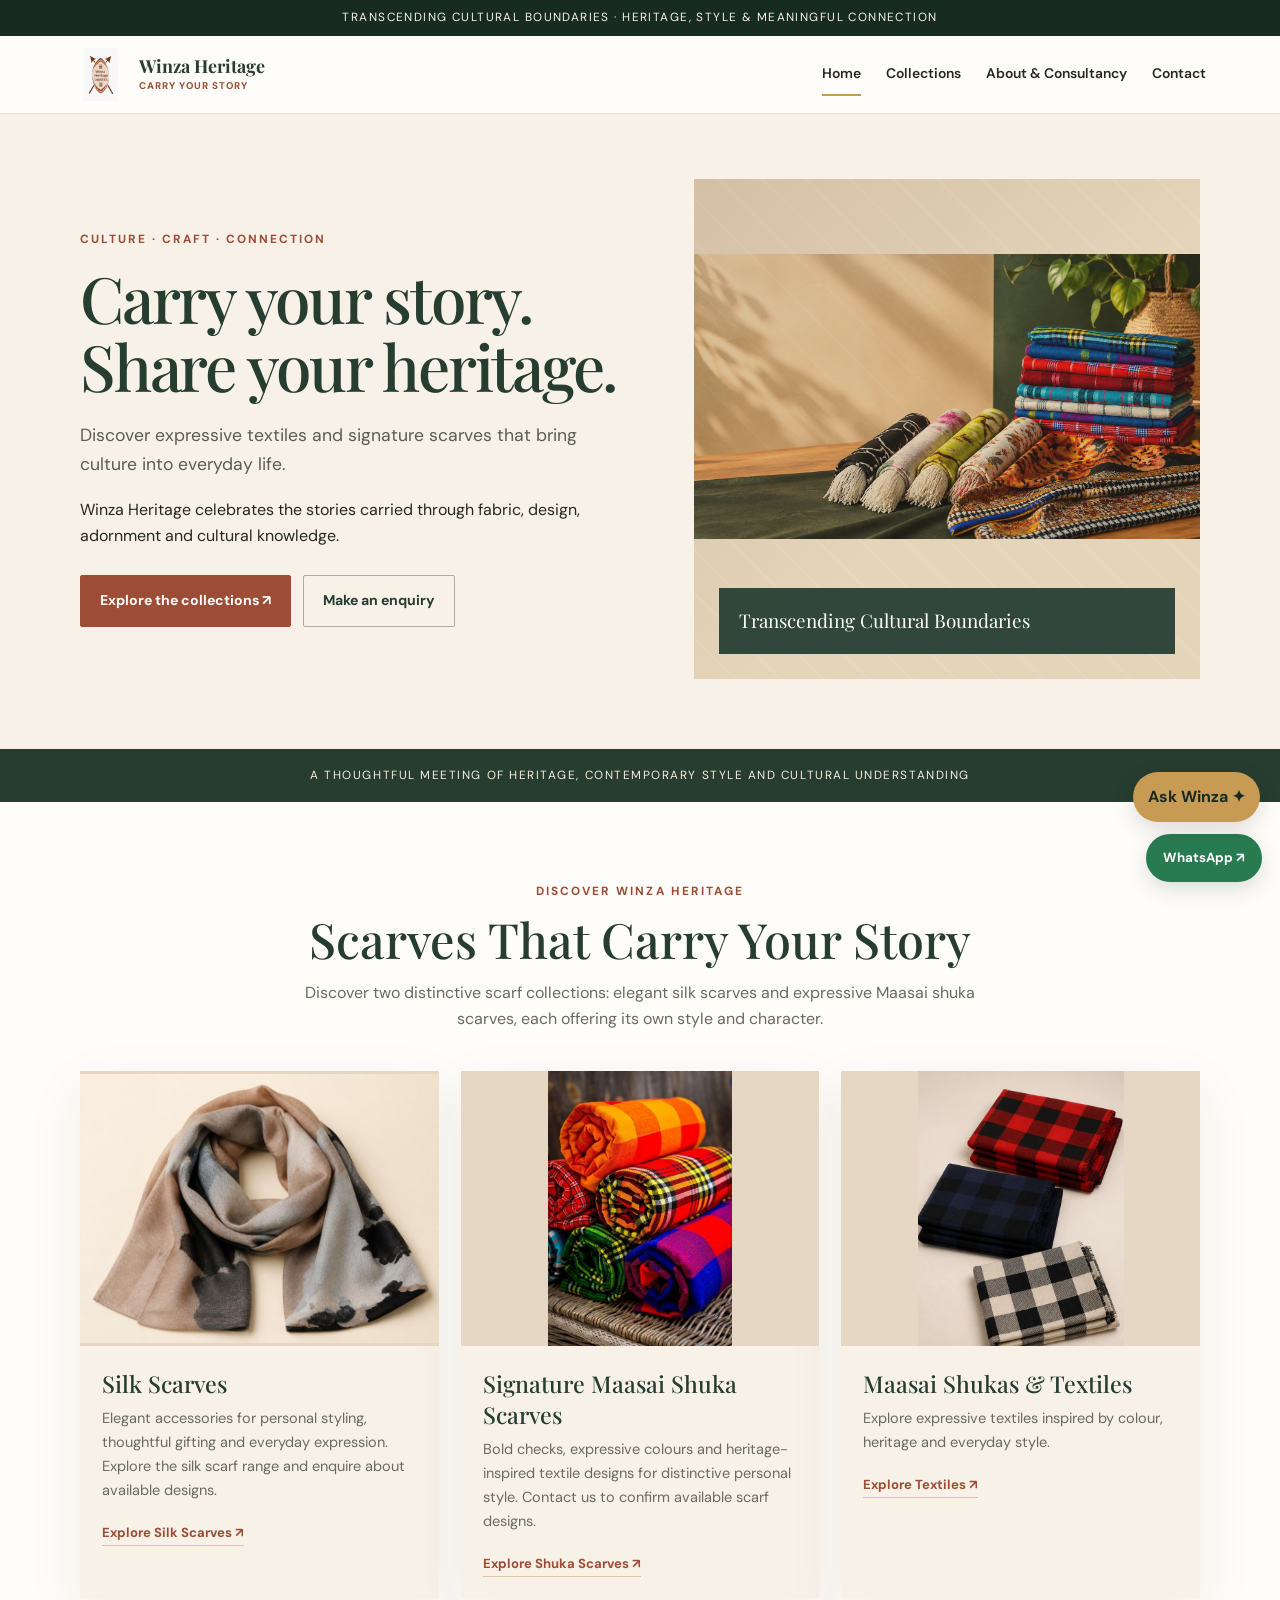
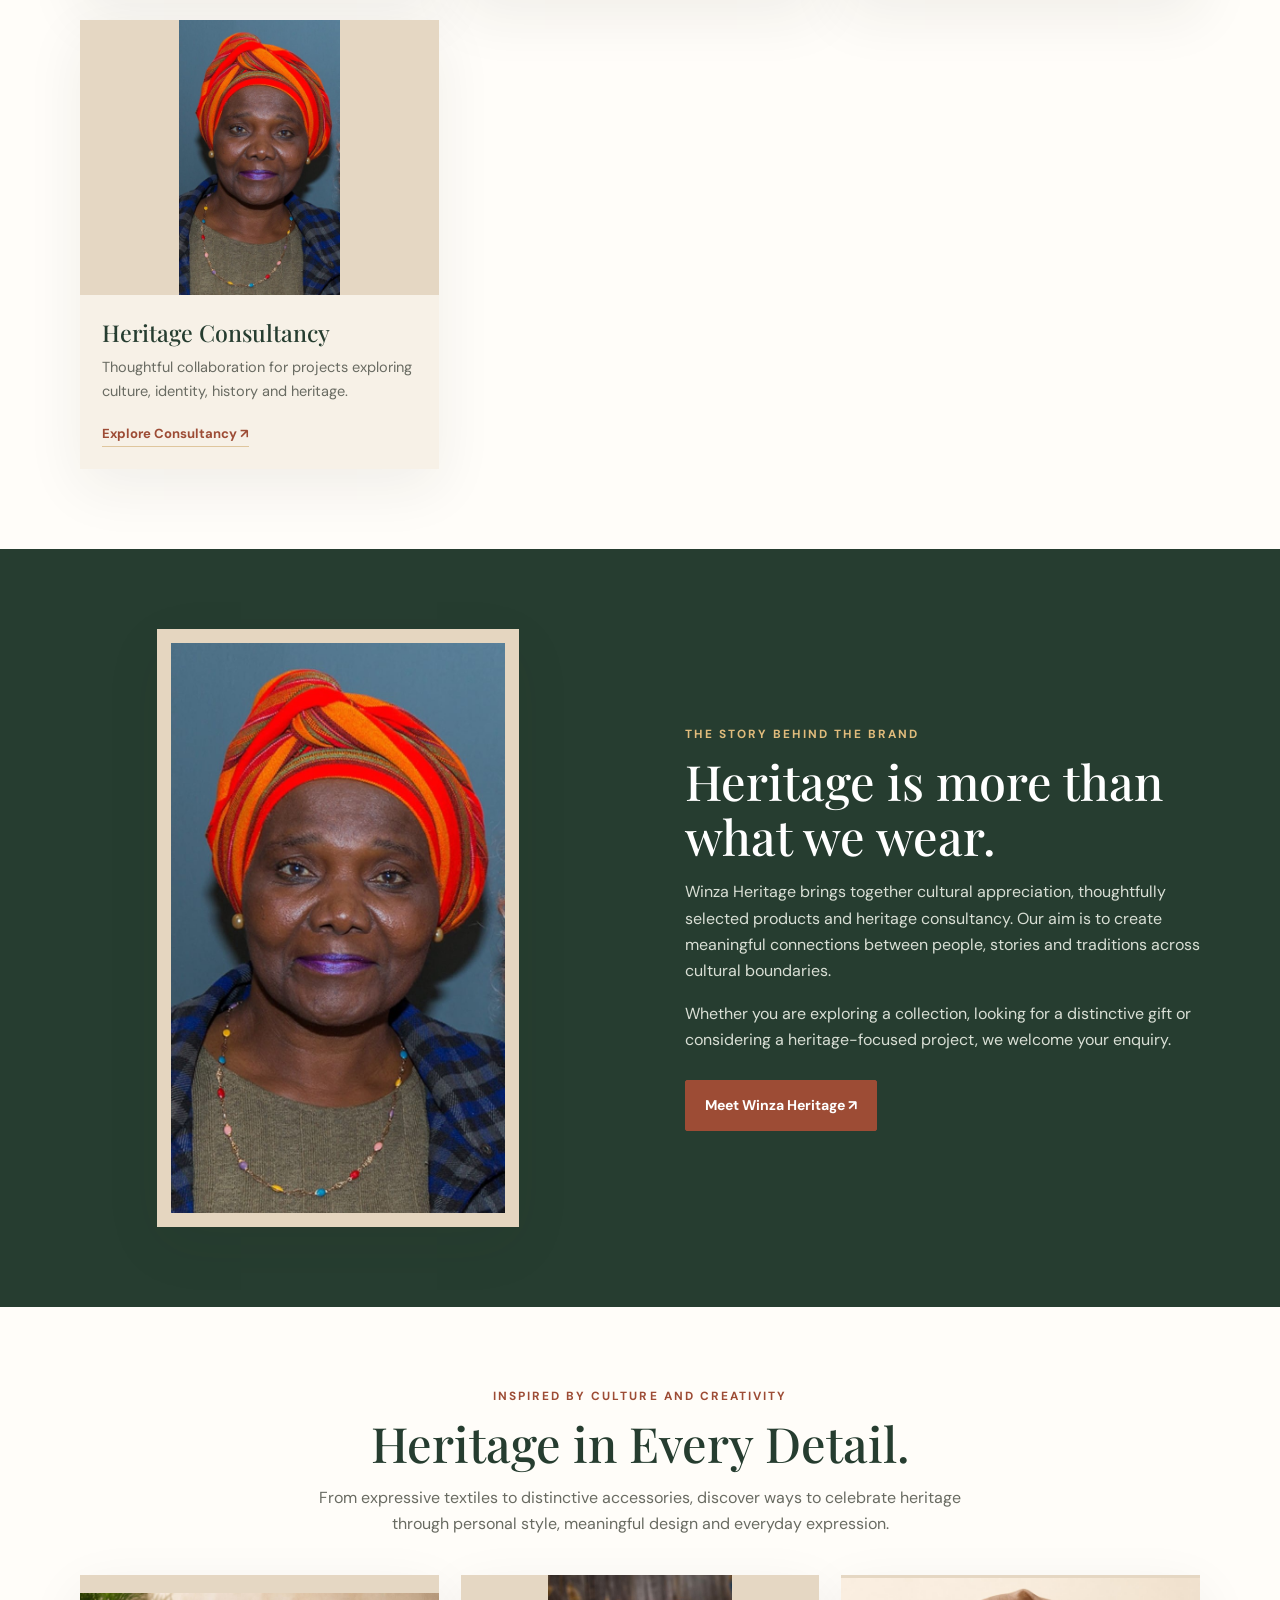
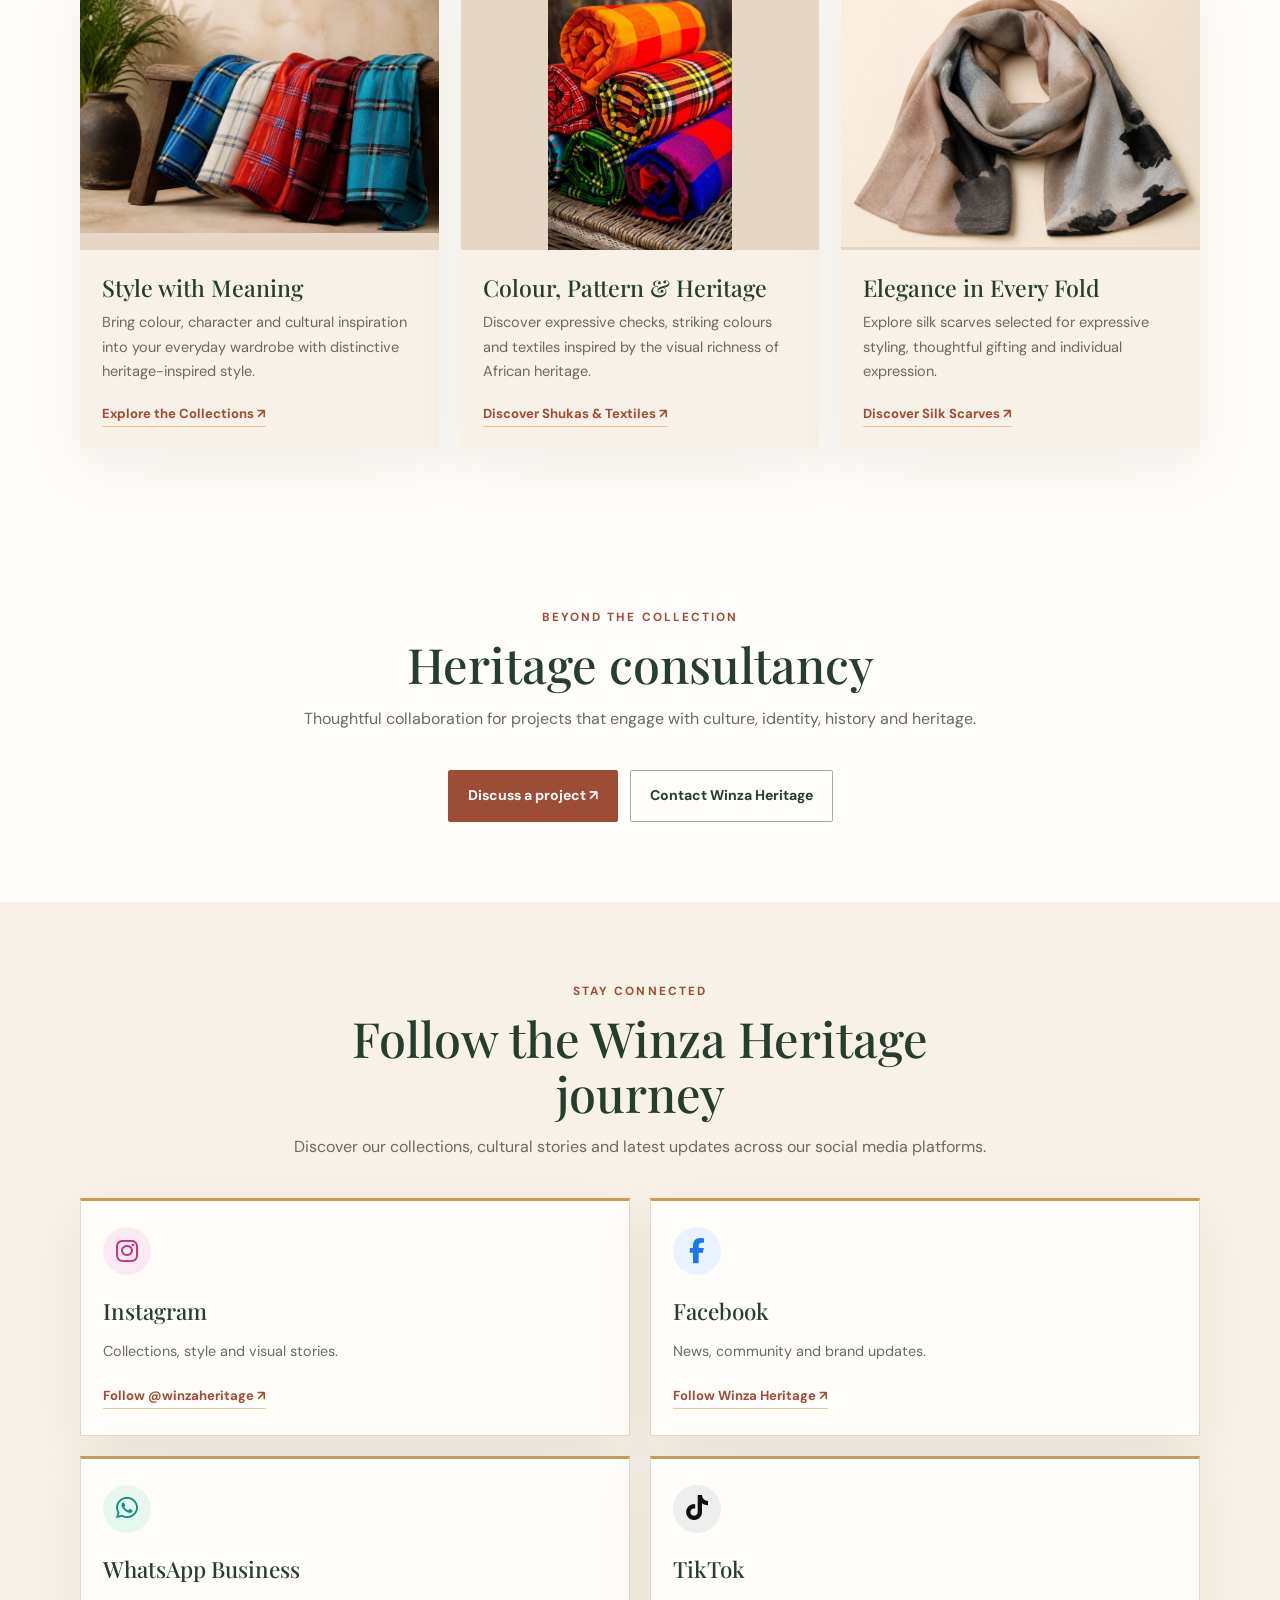
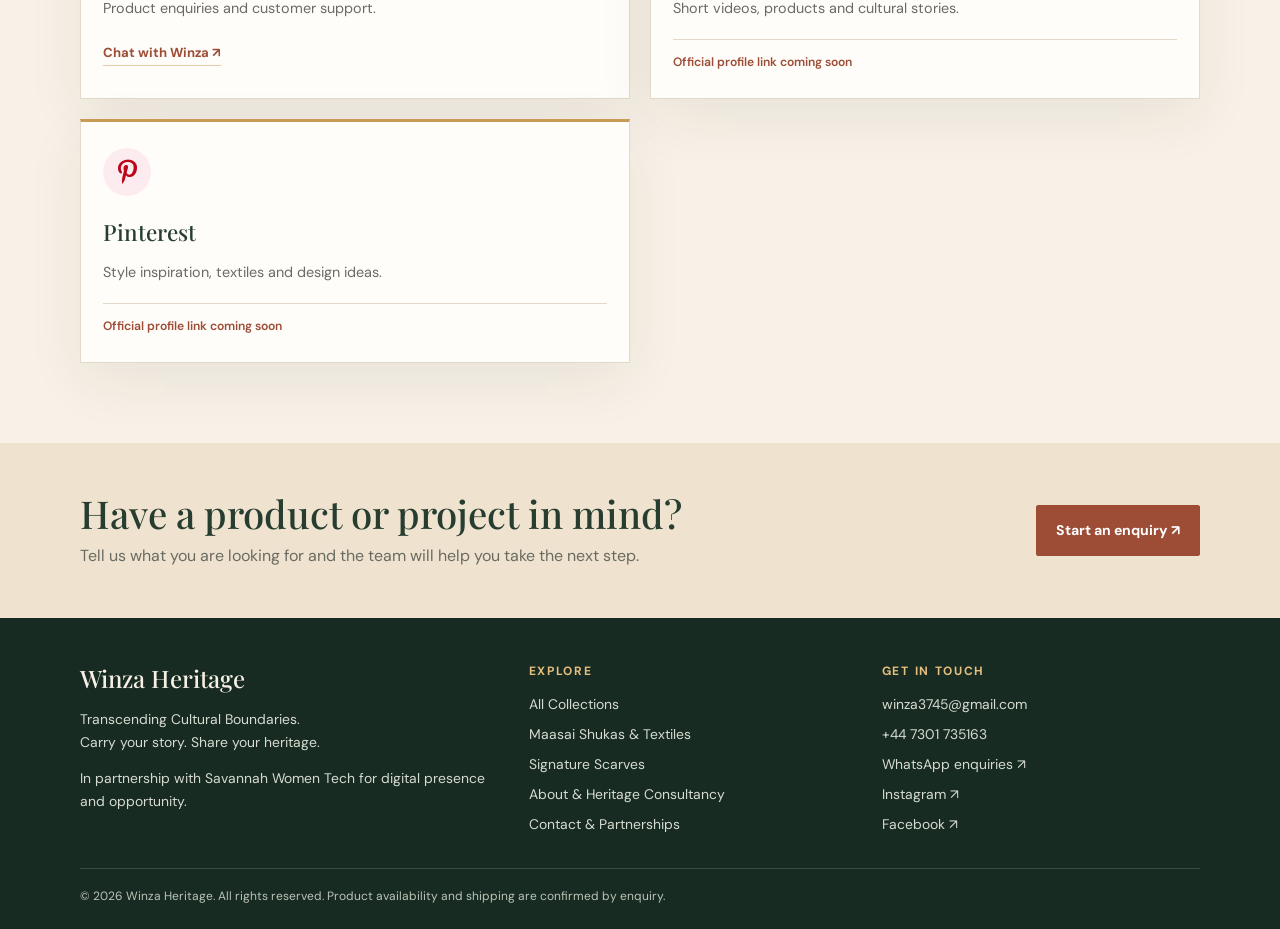
<file: index.html>
<!DOCTYPE html>
<html lang="en">
<head>
  <meta charset="UTF-8">
  <meta name="viewport" content="width=device-width, initial-scale=1.0">
  <meta name="description" content="Discover Winza Heritage's signature scarves, Maasai shukas, textiles and heritage consultancy.">
  <meta name="theme-color" content="#263d30">
  <title>Winza Heritage | Carry Your Story</title>

  <link rel="stylesheet" href="assets/styles.css">
  <link rel="stylesheet"
        href="https://cdnjs.cloudflare.com/ajax/libs/font-awesome/6.7.2/css/all.min.css">
</head>

<body>
  <div class="announcement">
    Transcending Cultural Boundaries · Heritage, style &amp; meaningful connection
  </div>

  <header class="site-header">
    <div class="nav-wrap">
      <a class="brand" href="index.html" aria-label="Winza Heritage home">
        <img src="assets/logo.jpg" alt="Winza Heritage logo">
        <span class="brand-text">
          Winza Heritage
          <small>Carry your story</small>
        </span>
      </a>

      <button class="nav-toggle" type="button"
              aria-label="Open navigation menu" aria-expanded="false">
        <i class="fa-solid fa-bars" aria-hidden="true"></i>
      </button>

      <nav class="nav-links" aria-label="Main navigation">
        <a href="index.html" aria-current="page">Home</a>
        <a href="collections.html">Collections</a>
        <a href="about.html">About &amp; Consultancy</a>
        <a href="contact.html">Contact</a>
      </nav>
    </div>
  </header>

  <main>
    <!-- Main hero -->
    <section class="hero">
      <div class="container hero-grid">
        <div class="hero-copy">
          <div class="eyebrow">Culture · Craft · Connection</div>

          <h1 class="display">
            Carry your story.<br>
            Share your heritage.
          </h1>

          <p class="lead">
            Discover expressive textiles and signature scarves that bring
            culture into everyday life.
          </p>

          <p>
            Winza Heritage celebrates the stories carried through fabric,
            design, adornment and cultural knowledge.
          </p>

          <div class="button-row">
            <a class="btn" href="collections.html">Explore the collections ↗</a>
            <a class="btn btn-outline" href="contact.html">Make an enquiry</a>
          </div>
        </div>

        <div class="hero-art">
          <img
             src="assets/collections/generated/winza-hero.png.png"
            alt="Winza Heritage African textile and fashion editorial"
            fetchpriority="high">
          <div class="hero-stamp">Transcending Cultural Boundaries</div>
        </div>
      </div>
    </section>

    <div class="trust-strip">
      A thoughtful meeting of heritage, contemporary style and cultural understanding
    </div>

    <!-- Featured collections -->
    <section class="section">
      <div class="container">
        <div class="section-head">
          <div class="eyebrow">Discover Winza Heritage</div>
          <h2>Scarves That Carry Your Story</h2>
          <p>
            Discover two distinctive scarf collections: elegant silk
            scarves and expressive Maasai shuka scarves, each offering
            its own style and character.
          </p>
        </div>

        <div class="category-grid">

          <!-- SILK SCARVES -->
          <article class="category-card">
            <a href="scarves.html"
               aria-label="Explore  silk scarves">
              <div class="category-photo">
                <img
                  src="assets/collections/generated/winza-scarves.png.jpg"
                  alt=" silk scarf collection from Winza Heritage"
                  loading="lazy">
              </div>
            </a>

            <div class="category-copy">
              <h3>Silk Scarves</h3>
              <p>
                Elegant accessories for personal styling, thoughtful
                gifting and everyday expression. Explore the silk
                scarf range and enquire about available designs.
              </p>
              <a class="text-link" href="scarves.html">
                Explore Silk Scarves ↗
              </a>
            </div>
          </article>

          <!-- MAASAI SHUKA SCARVES -->
          <article class="category-card">
            <a href="textiles.html"
               aria-label="Explore Maasai shuka scarves">
              <div class="category-photo">
                <img
                  src="assets/collections/Tartan fabric.jpg"
                  alt="Tartan-patterned fabric for the Maasai shuka scarf range"
                  loading="lazy">
              </div>
            </a>

            <div class="category-copy">
              <h3>Signature Maasai Shuka Scarves</h3>
              <p>
                Bold checks, expressive colours and heritage-inspired
                textile designs for distinctive personal style.
                Contact us to confirm available scarf designs.
              </p>
              <a class="text-link" href="textiles.html">
                Explore Shuka Scarves ↗
              </a>
            </div>
          </article>

          <!-- MAASAI SHUKAS AND TEXTILES -->
          <article class="category-card">
            <a href="textiles.html"
               aria-label="Explore Maasai shukas and textiles">
              <div class="category-photo">
                <img
                  src="assets/collections/generated/winza-textiles.png.jpg"
                  alt="Maasai shukas and textiles from Winza Heritage"
                  loading="lazy">
              </div>
            </a>

            <div class="category-copy">
              <h3>Maasai Shukas &amp; Textiles</h3>
              <p>
                Explore expressive textiles inspired by colour,
                heritage and everyday style.
              </p>
              <a class="text-link" href="textiles.html">
                Explore Textiles ↗
              </a>
            </div>
          </article>

          <!-- HERITAGE CONSULTANCY -->
          <article class="category-card">
            <a href="about.html#consultancy"
               aria-label="Discover heritage consultancy">
              <div class="category-photo">
                <img
                  src="assets/dr-winani-thebele.jpg"
                  alt="Dr Winani Thebele, Director of Winza Heritage"
                  loading="lazy">
              </div>
            </a>

            <div class="category-copy">
              <h3>Heritage Consultancy</h3>
              <p>
                Thoughtful collaboration for projects exploring
                culture, identity, history and heritage.
              </p>
              <a class="text-link" href="about.html#consultancy">
                Explore Consultancy ↗
              </a>
            </div>
          </article>

        </div>
      </div>
    </section>

    <!-- Brand story -->
    <section class="story-section">
      <div class="container section split">
        <div class="portrait-frame">
          <img
            src="assets/dr-winani-thebele.jpg"
            alt="Dr Winani Thebele, Director of Winza Heritage"
            loading="lazy">
        </div>

        <div class="copy">
          <div class="eyebrow">The story behind the brand</div>
          <h2 class="section-title">Heritage is more than what we wear.</h2>

          <p>
            Winza Heritage brings together cultural appreciation,
            thoughtfully selected products and heritage consultancy.
            Our aim is to create meaningful connections between people,
            stories and traditions across cultural boundaries.
          </p>

          <p>
            Whether you are exploring a collection, looking for a
            distinctive gift or considering a heritage-focused project,
            we welcome your enquiry.
          </p>

          <div class="button-row">
            <a class="btn" href="about.html">Meet Winza Heritage ↗</a>
          </div>
        </div>
      </div>
    </section>
    <!-- Lifestyle and heritage inspiration -->
    <section class="section">
      <div class="container">
        <div class="section-head">
          <div class="eyebrow">Inspired by culture and creativity</div>
          <h2>Heritage in Every Detail.</h2>
          <p>
            From expressive textiles to distinctive accessories,
            discover ways to celebrate heritage through personal style,
            meaningful design and everyday expression.
          </p>
        </div>

        <div class="category-grid">

          <!-- EVERYDAY STYLE -->
          <article class="category-card">
            <div class="category-photo">
              <img
                src="assets/collections/generated/winza-lifestyle-1.png.jpg"
                alt="Heritage-inspired fashion and everyday styling"
                loading="lazy">
            </div>
            <div class="category-copy">
              <h3>Style with Meaning</h3>
              <p>
                Bring colour, character and cultural inspiration
                into your everyday wardrobe with distinctive
                heritage-inspired style.
              </p>
              <a class="text-link" href="collections.html">
                Explore the Collections ↗
              </a>
            </div>
          </article>

          <!-- TEXTILES AND PATTERNS -->
          <article class="category-card">
            <div class="category-photo">
              <img
                src="assets/collections/Tartan fabric.jpg"
                alt="Checked textile from the Maasai shuka-inspired range"
                loading="lazy">
            </div>
            <div class="category-copy">
              <h3>Colour, Pattern &amp; Heritage</h3>
              <p>
                Discover expressive checks, striking colours and
                textiles inspired by the visual richness of
                African heritage.
              </p>
              <a class="text-link" href="textiles.html">
                Discover Shukas &amp; Textiles ↗
              </a>
            </div>
          </article>

          <!--  SILK SCARVES -->
          <article class="category-card">
            <div class="category-photo">
              <img
                src="assets/collections/generated/winza-scarves.png.jpg"
                alt="Silk scarf styling from Winza Heritage"
                loading="lazy">
            </div>
            <div class="category-copy">
              <h3>Elegance in Every Fold</h3>
              <p>
                Explore silk scarves selected for
                expressive styling, thoughtful gifting and
                individual expression.
              </p>
              <a class="text-link" href="scarves.html">
                Discover Silk Scarves ↗
              </a>
            </div>
          </article>

        </div>
      </div>
    </section>

    <!-- Consultancy -->
    <section class="section">
      <div class="container">
        <div class="section-head">
          <div class="eyebrow">Beyond the collection</div>
          <h2>Heritage consultancy</h2>
          <p>
            Thoughtful collaboration for projects that engage with
            culture, identity, history and heritage.
          </p>
        </div>

        <div class="button-row" style="justify-content:center">
          <a class="btn" href="about.html#consultancy">Discuss a project ↗</a>
          <a class="btn btn-outline" href="contact.html">Contact Winza Heritage</a>
        </div>
      </div>
    </section>

    <!-- Social platforms -->
    <section class="section social-section">
      <div class="container">
        <div class="section-head">
          <div class="eyebrow">Stay connected</div>
          <h2>Follow the Winza Heritage journey</h2>
          <p>
            Discover our collections, cultural stories and latest updates
            across our social media platforms.
          </p>
        </div>

        <div class="social-placeholder-grid">
          <div class="social-placeholder">
            <div class="social-icon instagram-icon">
              <i class="fa-brands fa-instagram" aria-hidden="true"></i>
            </div>
            <h3>Instagram</h3>
            <p>Collections, style and visual stories.</p>
            <a href="https://www.instagram.com/winzaheritage/"
               target="_blank" rel="noopener noreferrer" class="text-link">
              Follow @winzaheritage ↗
            </a>
          </div>

          <div class="social-placeholder">
            <div class="social-icon facebook-icon">
              <i class="fa-brands fa-facebook-f" aria-hidden="true"></i>
            </div>
            <h3>Facebook</h3>
            <p>News, community and brand updates.</p>
            <a href="https://www.facebook.com/profile.php?id=61595426674538"
               target="_blank" rel="noopener noreferrer" class="text-link">
              Follow Winza Heritage ↗
            </a>
          </div>

          <div class="social-placeholder">
            <div class="social-icon whatsapp-icon">
              <i class="fa-brands fa-whatsapp" aria-hidden="true"></i>
            </div>
            <h3>WhatsApp Business</h3>
            <p>Product enquiries and customer support.</p>
            <a href="https://wa.me/447301735163"
               target="_blank" rel="noopener noreferrer" class="text-link">
              Chat with Winza ↗
            </a>
          </div>

          <div class="social-placeholder">
            <div class="social-icon tiktok-icon">
              <i class="fa-brands fa-tiktok" aria-hidden="true"></i>
            </div>
            <h3>TikTok</h3>
            <p>Short videos, products and cultural stories.</p>
            <span>Official profile link coming soon</span>
          </div>

          <div class="social-placeholder">
            <div class="social-icon pinterest-icon">
              <i class="fa-brands fa-pinterest-p" aria-hidden="true"></i>
            </div>
            <h3>Pinterest</h3>
            <p>Style inspiration, textiles and design ideas.</p>
            <span>Official profile link coming soon</span>
          </div>
        </div>
      </div>
    </section>

    <!-- Final call to action -->
    <section class="cta-band">
      <div class="container cta-inner">
        <div>
          <h2>Have a product or project in mind?</h2>
          <p>
            Tell us what you are looking for and the team will help
            you take the next step.
          </p>
        </div>
        <a class="btn" href="contact.html">Start an enquiry ↗</a>
      </div>
    </section>
  </main>

  <footer class="site-footer">
    <div class="container">
      <div class="footer-grid">
        <div>
          <div class="footer-brand">Winza Heritage</div>
          <p>
            Transcending Cultural Boundaries.<br>
            Carry your story. Share your heritage.
          </p>
          <p>
            In partnership with Savannah Women Tech for digital presence
            and opportunity.
          </p>
        </div>

        <div>
          <div class="footer-heading">Explore</div>
          <div class="footer-links">
            <a href="collections.html">All Collections</a>
            <a href="textiles.html">Maasai Shukas &amp; Textiles</a>
            <a href="scarves.html">Signature Scarves</a>
            <a href="about.html">About &amp; Heritage Consultancy</a>
            <a href="contact.html">Contact &amp; Partnerships</a>
          </div>
        </div>

        <div>
          <div class="footer-heading">Get in touch</div>
          <div class="footer-links">
            <a href="mailto:winza3745@gmail.com">winza3745@gmail.com</a>
            <a href="tel:+447301735163">+44 7301 735163</a>
            <a href="https://wa.me/447301735163"
               target="_blank" rel="noopener noreferrer">
              WhatsApp enquiries ↗
            </a>
            <a href="https://www.instagram.com/winzaheritage/"
               target="_blank" rel="noopener noreferrer">Instagram ↗</a>
            <a href="https://www.facebook.com/profile.php?id=61595426674538"
               target="_blank" rel="noopener noreferrer">Facebook ↗</a>
          </div>
        </div>
      </div>

      <div class="copyright">
        © <span data-year></span> Winza Heritage. All rights reserved.
        Product availability and shipping are confirmed by enquiry.
      </div>
    </div>
  </footer>

  <!-- Enquiry assistant -->
  <button class="chat-launch" type="button"
          aria-label="Open enquiry assistant">Ask Winza ✦</button>

  <div class="chat-widget" aria-label="Winza Heritage enquiry assistant">
    <div class="chat-head">
      <strong>Winza enquiry assistant</strong>
      <button class="chat-close" type="button" aria-label="Close assistant"
              style="background:none;border:0;color:white;font-size:1.2rem">
        ×
      </button>
    </div>

    <div class="chat-body">
      <p>Choose a topic and I’ll point you in the right direction.</p>
      <div class="chat-options">
        <button type="button" data-answer="products">Products and availability</button>
        <button type="button" data-answer="consultancy">Heritage consultancy</button>
        <button type="button" data-answer="shipping">Shipping and delivery</button>
        <button type="button" data-answer="partner">Partnerships</button>
      </div>
      <div class="chat-answer" role="status"></div>
      <p style="margin-top:12px">
        <a class="text-link" href="contact.html">Send a detailed enquiry ↗</a>
      </p>
    </div>
  </div>

  <a class="floating-whatsapp"
     href="https://wa.me/447301735163"
     target="_blank" rel="noopener noreferrer">
    WhatsApp ↗
  </a>

  <script src="assets/site.js"></script>
</body>
</html>
</file>
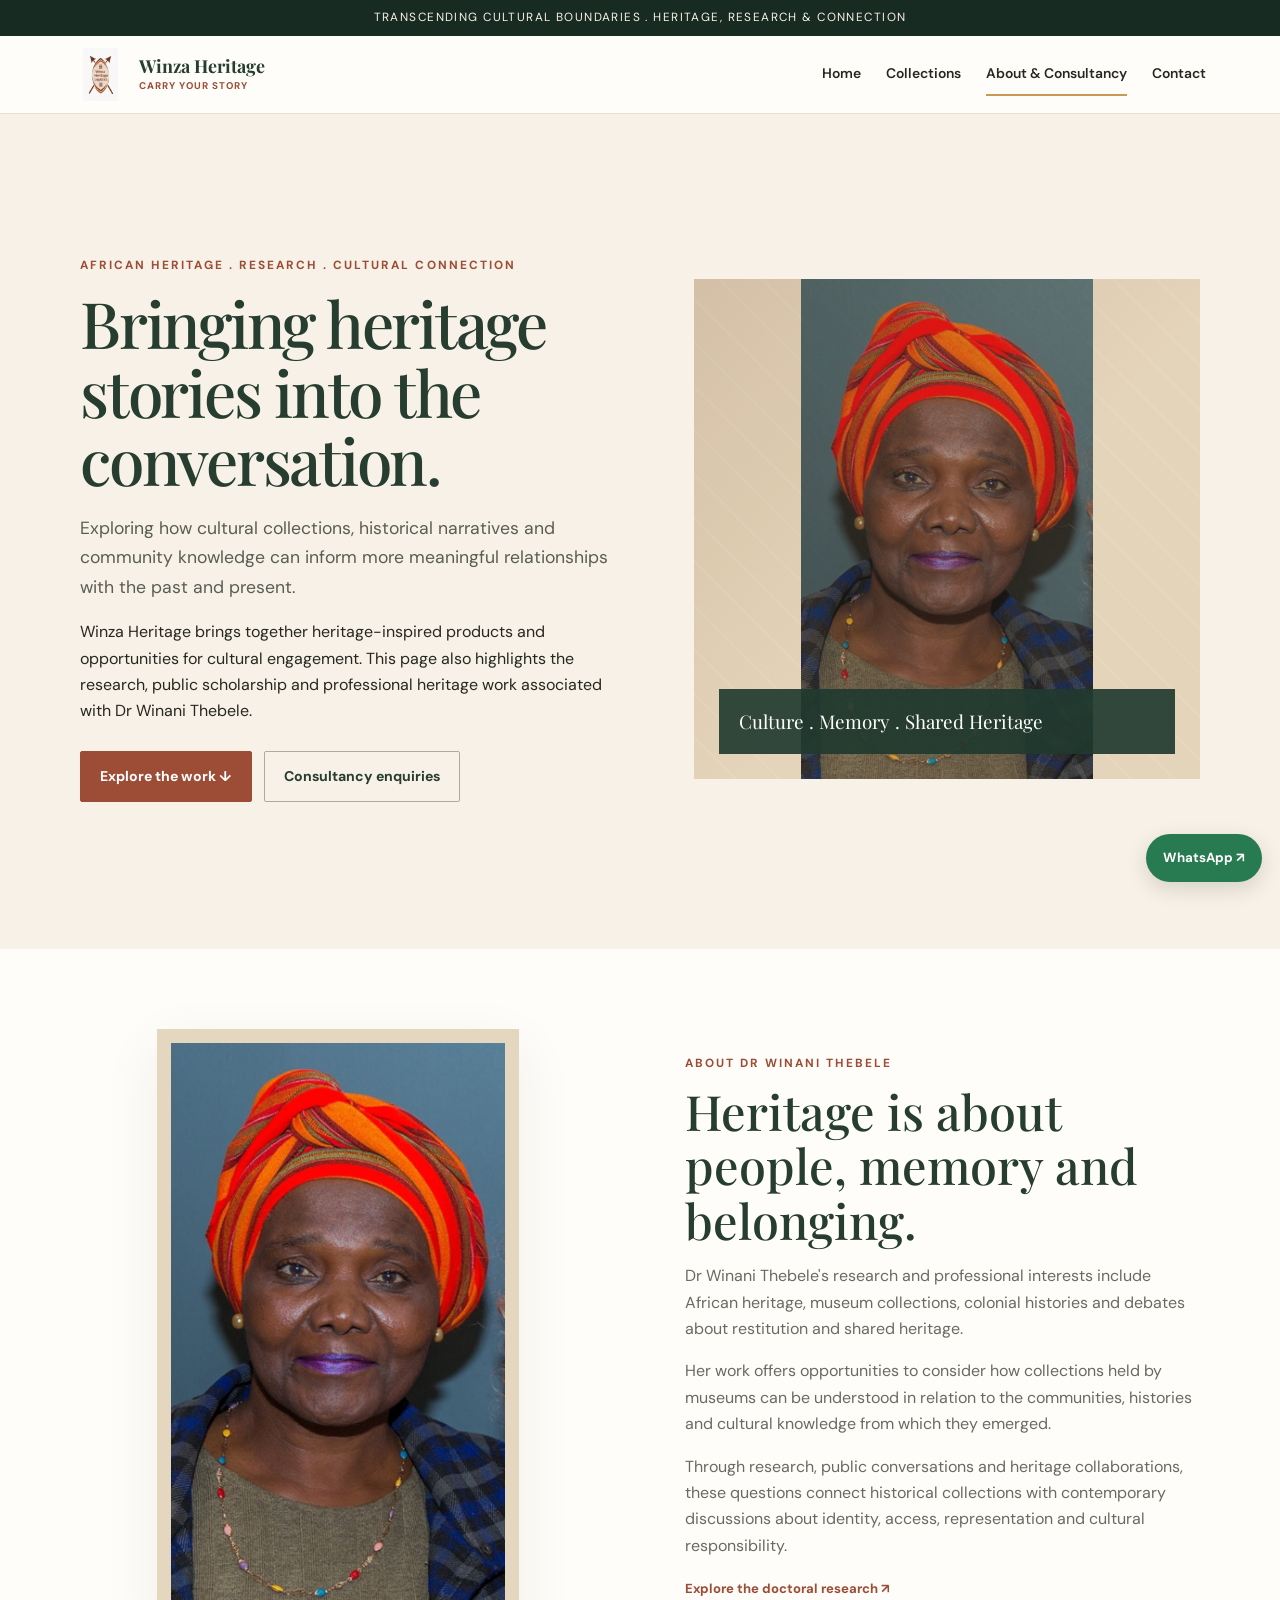
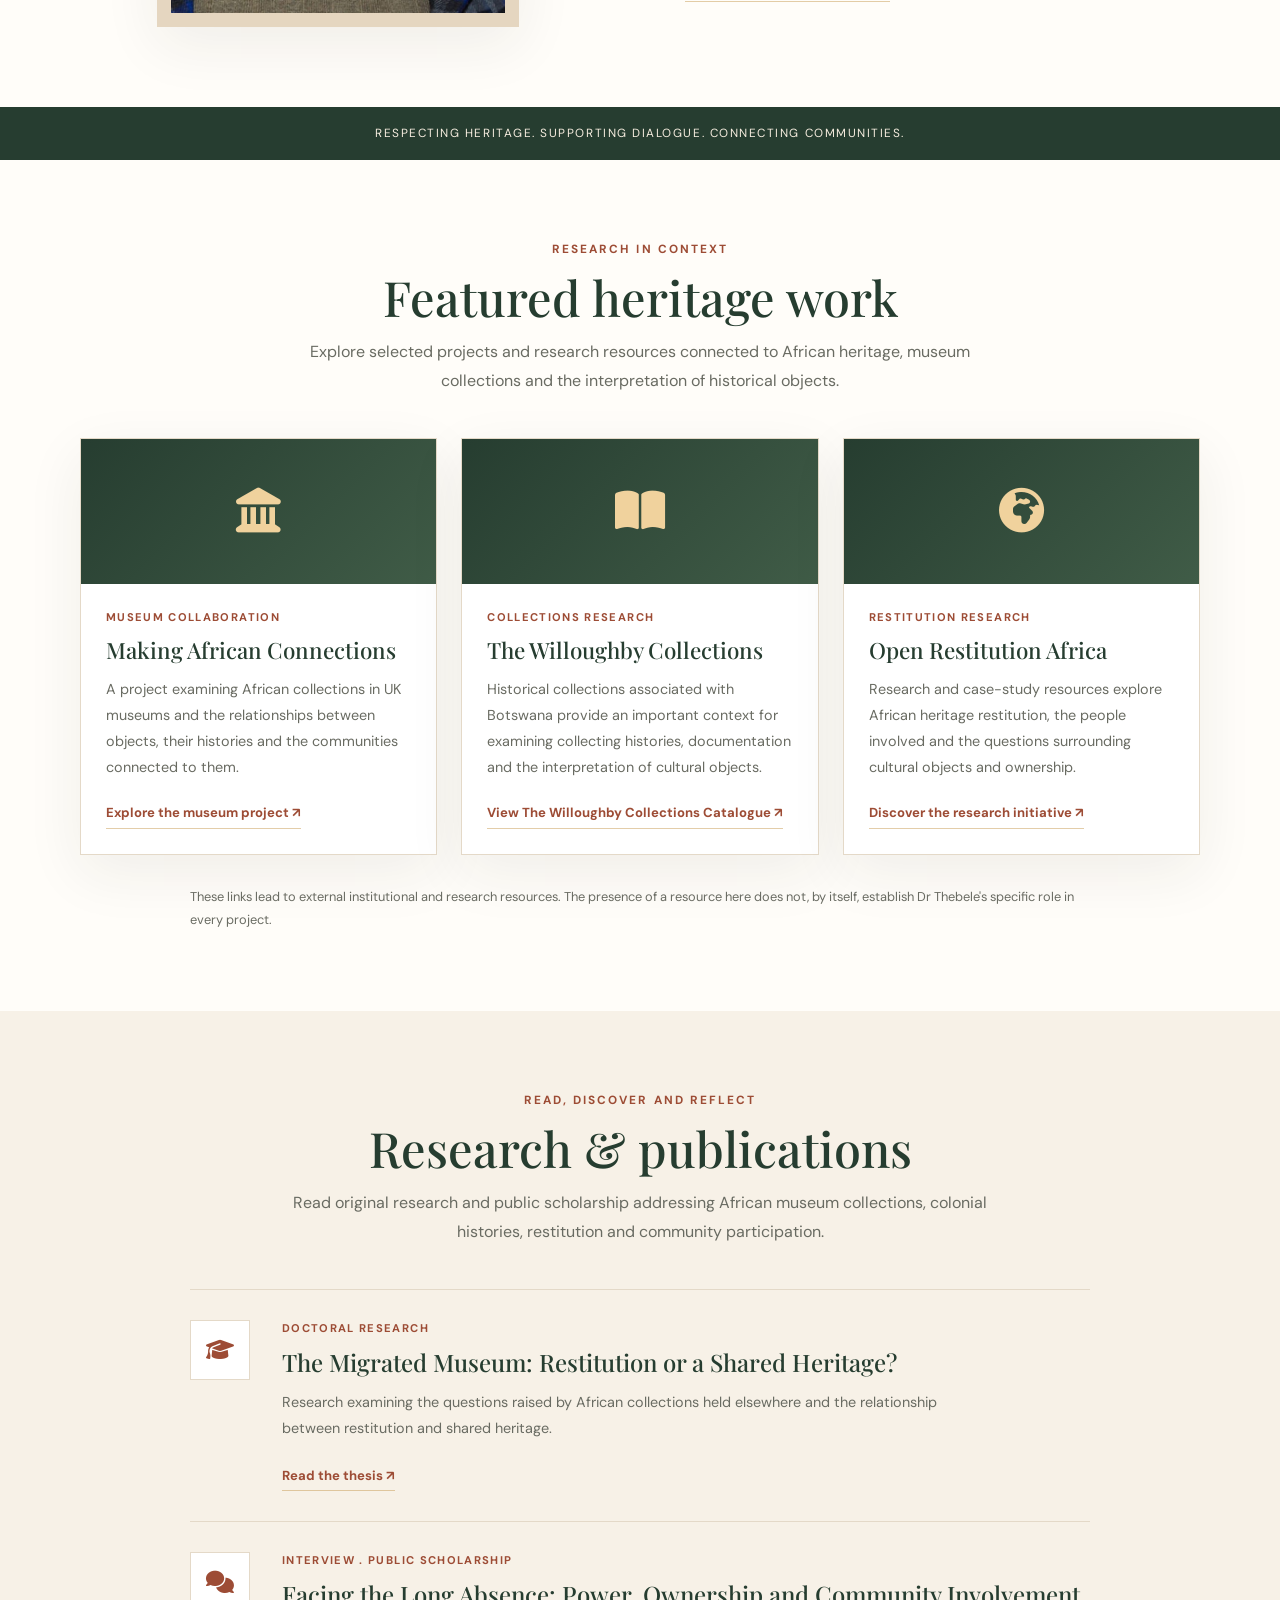
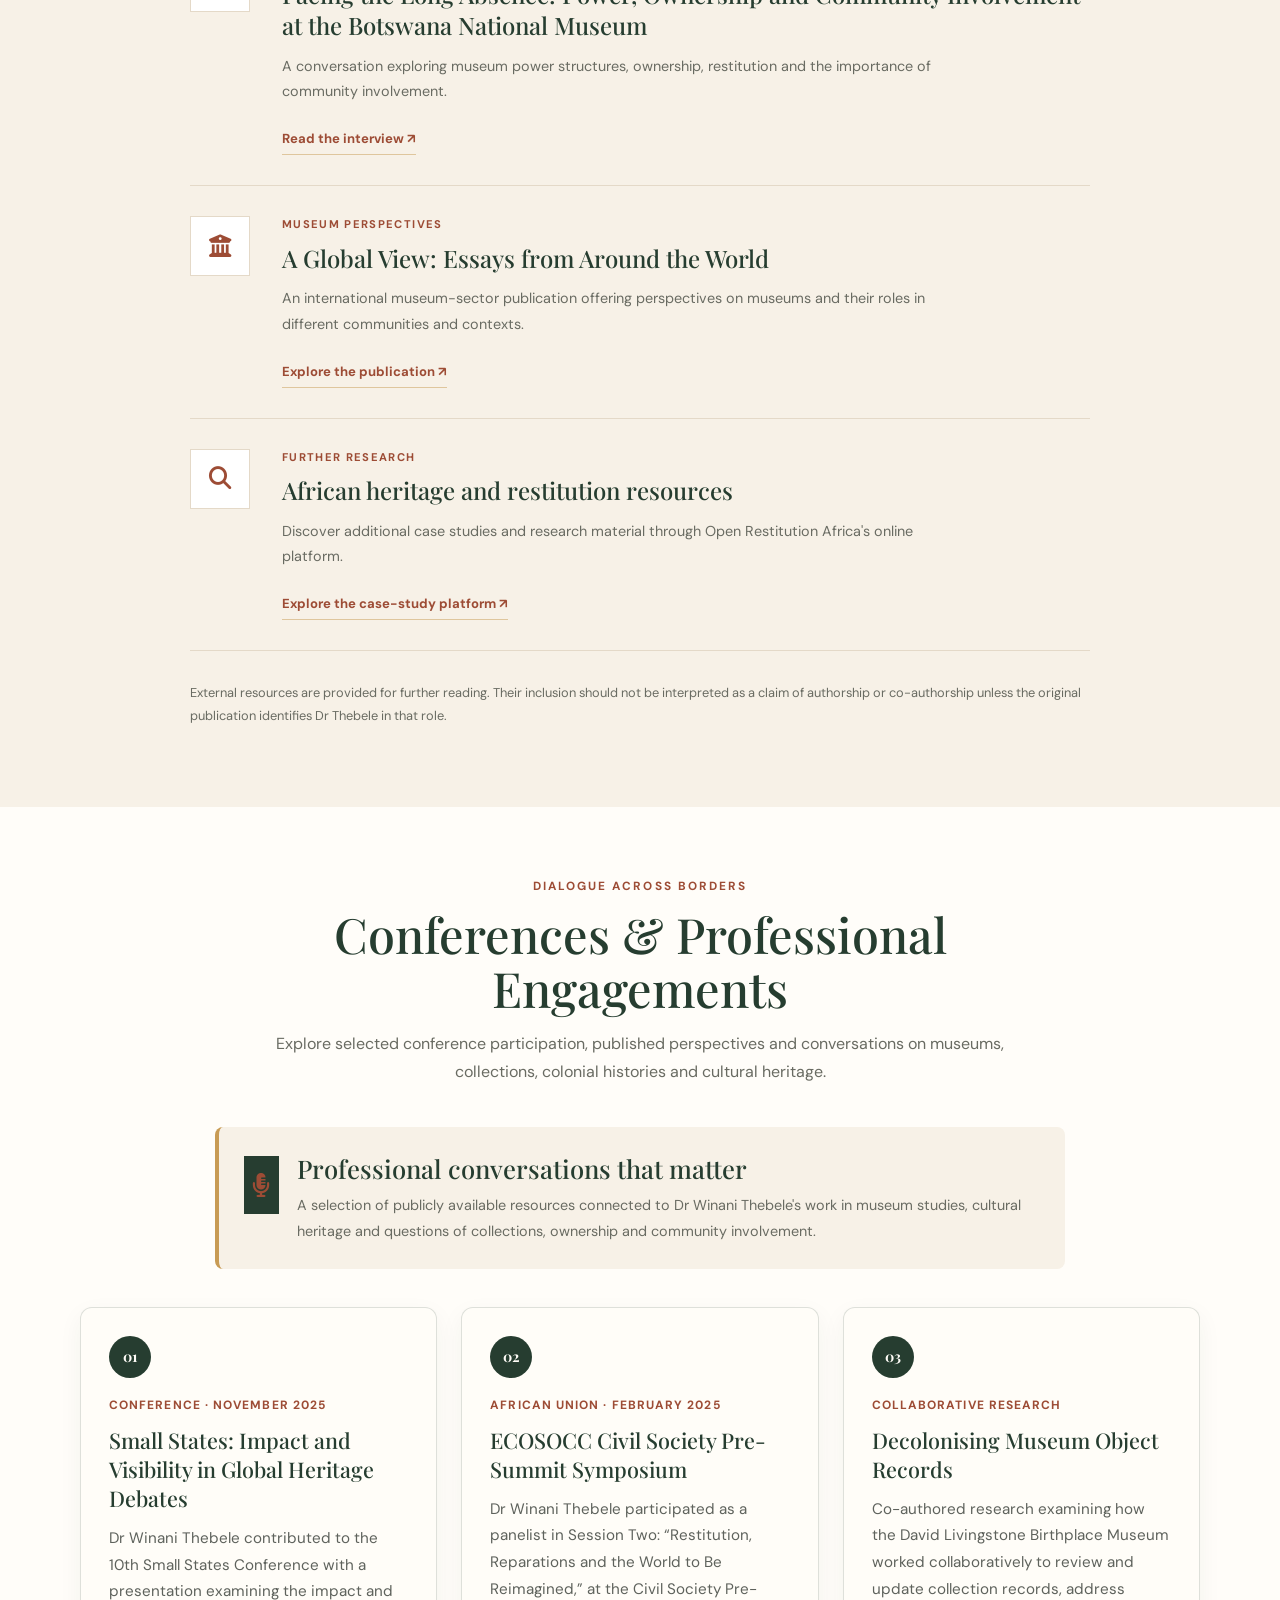
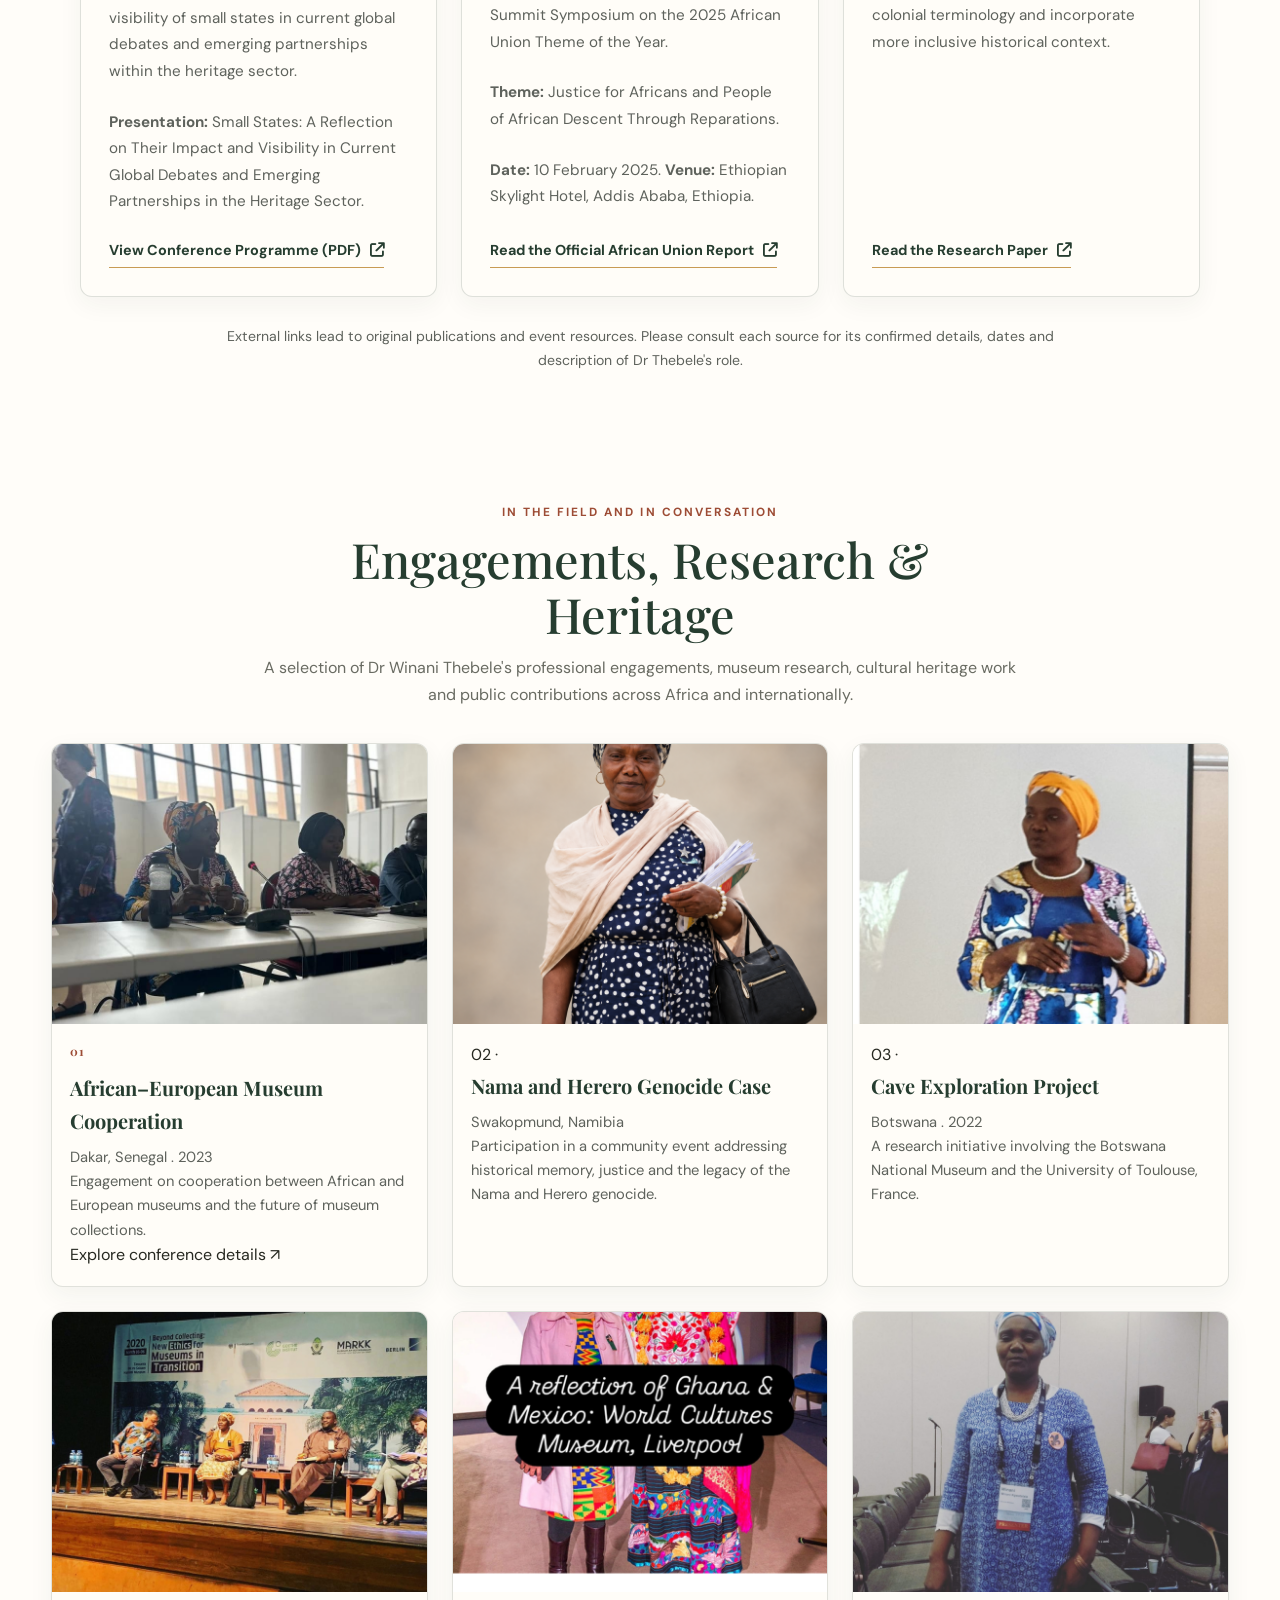
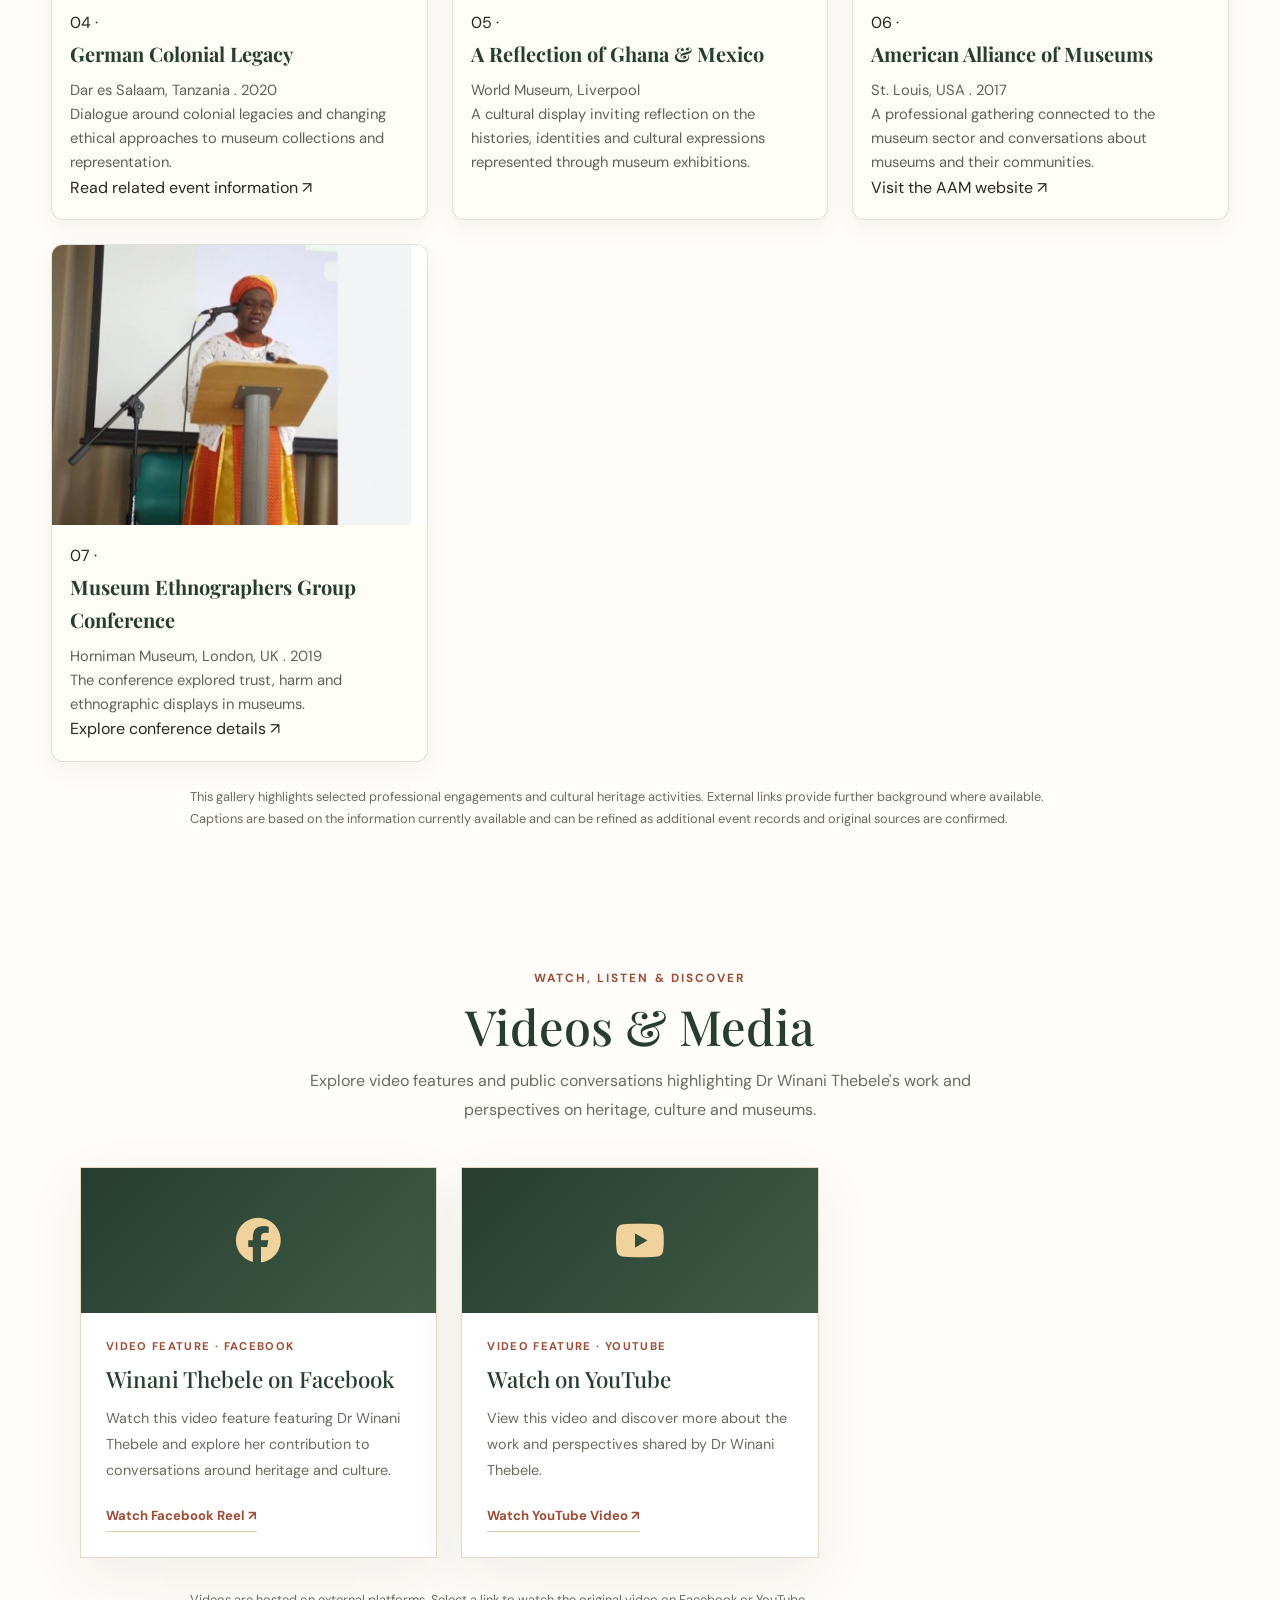
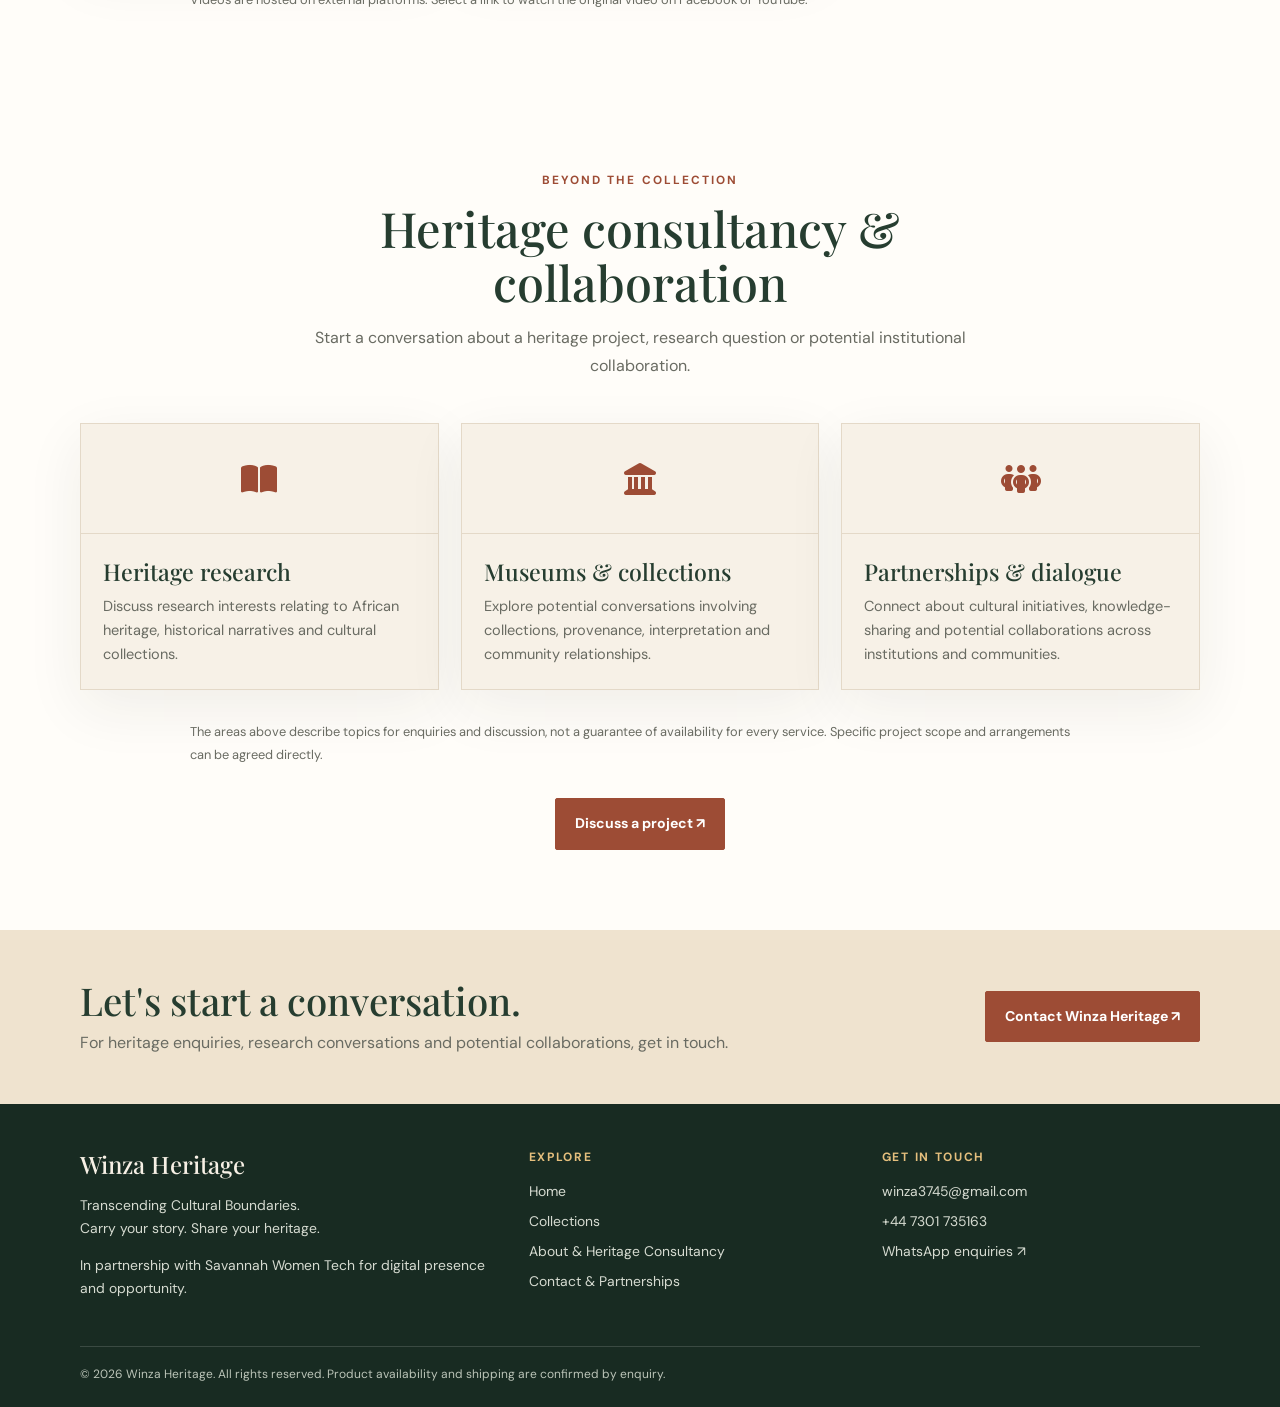
<file: about.html>
<!doctype html>
<html lang="en">
<head>
  <meta charset="utf-8">
  <meta name="viewport" content="width=device-width, initial-scale=1">
  <meta name="description" content="Explore Dr Winani Thebele's heritage research, museum collaborations, publications and consultancy through Winza Heritage.">
  <meta name="theme-color" content="#263d30">
  <title>About, Research & Consultancy | Winza Heritage</title>

  <link rel="stylesheet" href="assets/styles.css">
  <link
    rel="stylesheet"
    href="https://cdnjs.cloudflare.com/ajax/libs/font-awesome/6.7.2/css/all.min.css"
  >
</head>
<body>

  <div class="announcement">
    Transcending Cultural Boundaries . Heritage, research & connection
  </div>

  <header class="site-header">
    <div class="nav-wrap">
      <a class="brand" href="index.html">
        <img src="assets/logo.jpg" alt="Winza Heritage logo">
        <span class="brand-text">
          Winza Heritage
          <small>Carry your story</small>
        </span>
      </a>

      <button class="nav-toggle"
              aria-label="Open navigation"
              aria-expanded="false">
        Menu ☰
      </button>

      <nav class="nav-links">
        <a href="index.html">Home</a>
        <a href="collections.html">Collections</a>
        <a href="about.html" aria-current="page">About & Consultancy</a>
        <a href="contact.html">Contact</a>
      </nav>
    </div>
  </header>

  <main>

    <!-- HERO -->
    <section class="hero about-hero">
      <div class="container hero-grid">
        <div class="hero-copy">
          <div class="eyebrow">
            African heritage . Research . Cultural connection
          </div>

          <h1 class="display">
            Bringing heritage stories into the conversation.
          </h1>

          <p class="lead">
            Exploring how cultural collections, historical narratives
            and community knowledge can inform more meaningful
            relationships with the past and present.
          </p>

          <p>
            Winza Heritage brings together heritage-inspired products
            and opportunities for cultural engagement. This page also
            highlights the research, public scholarship and professional
            heritage work associated with Dr Winani Thebele.
          </p>

          <div class="button-row">
            <a class="btn" href="#featured-work">
              Explore the work ↓
            </a>
            <a class="btn btn-outline" href="contact.html">
              Consultancy enquiries
            </a>
          </div>
        </div>

        <div class="hero-art">
          <img
            src="assets/dr-winani-thebele.jpg"
            alt="Dr Winani Thebele"
          >
          <div class="hero-stamp">
            Culture . Memory . Shared Heritage
          </div>
        </div>
      </div>
    </section>

    <!-- INTRODUCTION -->
    <section class="section" id="our-story">
      <div class="container split">
        <div class="portrait-frame">
          <img
            src="assets/dr-winani-thebele.jpg"
            alt="Portrait of Dr Winani Thebele"
            loading="lazy"
          >
        </div>

        <div class="copy light">
          <div class="eyebrow">About Dr Winani Thebele</div>
          <h2 class="section-title">
            Heritage is about people, memory and belonging.
          </h2>

          <p>
            Dr Winani Thebele's research and professional interests
            include African heritage, museum collections, colonial
            histories and debates about restitution and shared heritage.
          </p>

          <p>
            Her work offers opportunities to consider how collections
            held by museums can be understood in relation to the
            communities, histories and cultural knowledge from which
            they emerged.
          </p>

          <p>
            Through research, public conversations and heritage
            collaborations, these questions connect historical
            collections with contemporary discussions about identity,
            access, representation and cultural responsibility.
          </p>

          <a class="text-link"
             href="https://wiredspace.wits.ac.za/server/api/core/bitstreams/2340e14a-1317-415c-8068-180f7d690dd7/content"
             target="_blank"
             rel="noopener noreferrer">
            Explore the doctoral research ↗
          </a>
        </div>
      </div>
    </section>

    <section class="trust-strip">
      Respecting heritage. Supporting dialogue. Connecting communities.
    </section>

    <!-- FEATURED PROJECTS -->
    <section class="section portfolio-section" id="featured-work">
      <div class="container">
        <div class="section-head">
          <div class="eyebrow">Research in context</div>
          <h2>Featured heritage work</h2>
          <p>
            Explore selected projects and research resources connected
            to African heritage, museum collections and the
            interpretation of historical objects.
          </p>
        </div>

        <div class="portfolio-grid">

          <article class="portfolio-card">
            <div class="portfolio-card-icon">
              <i class="fa-solid fa-landmark" aria-hidden="true"></i>
            </div>
            <div class="portfolio-card-body">
              <span class="portfolio-kicker">Museum collaboration</span>
              <h3>Making African Connections</h3>
              <p>
                A project examining African collections in UK museums
                and the relationships between objects, their histories
                and the communities connected to them.
              </p>
              <a class="text-link"
                 href="https://brightonmuseums.org.uk/discovery/history-stories/making-african-connections-2/"
                 target="_blank"
                 rel="noopener noreferrer">
                Explore the museum project ↗
              </a>
            </div>
          </article>

          <article class="portfolio-card">
            <div class="portfolio-card-icon">
              <i class="fa-solid fa-book-open" aria-hidden="true"></i>
            </div>
            <div class="portfolio-card-body">
              <span class="portfolio-kicker">Collections research</span>
              <h3>The Willoughby Collections</h3>
              <p>
                Historical collections associated with Botswana provide
                an important context for examining collecting histories,
                documentation and the interpretation of cultural objects.
              </p>
              <a class="text-link"
                 href="https://makingafricanconnections.org/s/archive/item/4160"
                 target="_blank"
                 rel="noopener noreferrer">
                View The Willoughby Collections Catalogue ↗
              </a>
            </div>
          </article>

          <article class="portfolio-card">
            <div class="portfolio-card-icon">
              <i class="fa-solid fa-globe-africa" aria-hidden="true"></i>
            </div>
            <div class="portfolio-card-body">
              <span class="portfolio-kicker">Restitution research</span>
              <h3>Open Restitution Africa</h3>
              <p>
                Research and case-study resources explore African
                heritage restitution, the people involved and the
                questions surrounding cultural objects and ownership.
              </p>
              <a class="text-link"
                 href="https://openrestitution.africa/introducing-our-case-study-researchers-2nd-cohort/"
                 target="_blank"
                 rel="noopener noreferrer">
                Discover the research initiative ↗
              </a>
            </div>
          </article>

        </div>

        <p class="portfolio-note">
          These links lead to external institutional and research
          resources. The presence of a resource here does not, by itself,
          establish Dr Thebele's specific role in every project.
        </p>
      </div>
    </section>

    <!-- RESEARCH AND PUBLICATIONS -->
    <section class="section research-section" id="research">
      <div class="container">
        <div class="section-head">
          <div class="eyebrow">Read, discover and reflect</div>
          <h2>Research & publications</h2>
          <p>
            Read original research and public scholarship addressing
            African museum collections, colonial histories,
            restitution and community participation.
          </p>
        </div>

        <div class="publication-list">

          <article class="publication-item">
            <div class="publication-symbol">
              <i class="fa-solid fa-graduation-cap"
                 aria-hidden="true"></i>
            </div>
            <div class="publication-content">
              <span class="portfolio-kicker">Doctoral research</span>
              <h3>The Migrated Museum: Restitution or a Shared Heritage?</h3>
              <p>
                Research examining the questions raised by African
                collections held elsewhere and the relationship between
                restitution and shared heritage.
              </p>
              <a class="text-link"
                 href="https://wiredspace.wits.ac.za/server/api/core/bitstreams/2340e14a-1317-415c-8068-180f7d690dd7/content"
                 target="_blank"
                 rel="noopener noreferrer">
                Read the thesis ↗
              </a>
            </div>
          </article>

          <article class="publication-item">
            <div class="publication-symbol">
              <i class="fa-solid fa-comments"
                 aria-hidden="true"></i>
            </div>
            <div class="publication-content">
              <span class="portfolio-kicker">Interview . Public scholarship</span>
              <h3>
                Facing the Long Absence: Power, Ownership and
                Community Involvement at the Botswana National Museum
              </h3>
              <p>
                A conversation exploring museum power structures,
                ownership, restitution and the importance of
                community involvement.
              </p>
              <a class="text-link"
                 href="https://www.roots-routes.org/facing-the-long-absence-power-structures-ownership-and-community-involvement-at-the-botswana-national-museum-a-dialogue-with-winani-thebele-by-anna-chiara-cimoli/"
                 target="_blank"
                 rel="noopener noreferrer">
                Read the interview ↗
              </a>
            </div>
          </article>

          <article class="publication-item">
            <div class="publication-symbol">
              <i class="fa-solid fa-building-columns"
                 aria-hidden="true"></i>
            </div>
            <div class="publication-content">
              <span class="portfolio-kicker">Museum perspectives</span>
              <h3>A Global View: Essays from Around the World</h3>
              <p>
                An international museum-sector publication offering
                perspectives on museums and their roles in different
                communities and contexts.
              </p>
              <a class="text-link"
                 href="https://www.aam-us.org/2021/10/31/a-global-view-6-essays-from-around-the-world/"
                 target="_blank"
                 rel="noopener noreferrer">
                Explore the publication ↗
              </a>
            </div>
          </article>

          <article class="publication-item">
            <div class="publication-symbol">
              <i class="fa-solid fa-magnifying-glass"
                 aria-hidden="true"></i>
            </div>
            <div class="publication-content">
              <span class="portfolio-kicker">Further research</span>
              <h3>African heritage and restitution resources</h3>
              <p>
                Discover additional case studies and research material
                through Open Restitution Africa's online platform.
              </p>
              <a class="text-link"
                 href="https://dataplatform.openrestitution.africa/case-study/1/"
                 target="_blank"
                 rel="noopener noreferrer">
                Explore the case-study platform ↗
              </a>
            </div>
          </article>

        </div>

        <p class="portfolio-note">
          External resources are provided for further reading.
          Their inclusion should not be interpreted as a claim of
          authorship or co-authorship unless the original publication
          identifies Dr Thebele in that role.
        </p>
      </div>
    </section>

    
<!-- PROFESSIONAL ENGAGEMENTS -->
<section class="section engagements-section" id="engagements">
  <div class="container">

    <div class="section-head">
      <div class="eyebrow">Dialogue across borders</div>
      <h2>Conferences &amp; Professional Engagements</h2>
      <p>
        Explore selected conference participation, published
        perspectives and conversations on museums, collections,
        colonial histories and cultural heritage.
      </p>
    </div>

    <div class="engagement-intro">
      <i class="fa-solid fa-microphone-lines"
         aria-hidden="true"></i>
      <div>
        <h3>Professional conversations that matter</h3>
        <p>
          A selection of publicly available resources connected
          to Dr Winani Thebele's work in museum studies, cultural
          heritage and questions of collections, ownership and
          community involvement.
        </p>
      </div>
    </div>

    
    <div class="engagement-points">

<!-- CARD 2: SMALL STATES CONFERENCE 2025 -->
<article class="engagement-card">
  <span class="engagement-number">01</span>
  <div class="engagement-card-label">Conference · November 2025</div>
  <h3>Small States: Impact and Visibility in Global Heritage Debates</h3>
  <p>
    Dr Winani Thebele contributed to the 10th Small States
    Conference with a presentation examining the impact and
    visibility of small states in current global debates and
    emerging partnerships within the heritage sector.
  </p>
  <p>
    <strong>Presentation:</strong> Small States: A Reflection on
    Their Impact and Visibility in Current Global Debates and
    Emerging Partnerships in the Heritage Sector.
  </p>
  
<a
  class="engagement-link"
  href="https://static1.squarespace.com/static/5c3fb5372714e5b35c38c14d/t/69323187c45bbb7c73a04097/1764897159452/2025-11-13+Small+States+Nov+2025+Agenda+and+Bios+%281%29.pdf"
  target="_blank"
  rel="noopener noreferrer">
  View Conference Programme (PDF)
  <i class="fa-solid fa-arrow-up-right-from-square"
     aria-hidden="true"></i>
</a>

</article>


      
<!-- CARD 3: AFRICAN UNION ECOSOCC SYMPOSIUM 2025 -->
<article class="engagement-card">
  <span class="engagement-number">02</span>
  <div class="engagement-card-label">African Union · February 2025</div>
  <h3>ECOSOCC Civil Society Pre-Summit Symposium</h3>
  <p>
    Dr Winani Thebele participated as a panelist in Session Two:
    “Restitution, Reparations and the World to Be Reimagined,”
    at the Civil Society Pre-Summit Symposium on the 2025
    African Union Theme of the Year.
  </p>
  <p>
    <strong>Theme:</strong> Justice for Africans and People of
    African Descent Through Reparations.
  </p>
  <p>
    <strong>Date:</strong> 10 February 2025.
    <strong>Venue:</strong> Ethiopian Skylight Hotel,
    Addis Ababa, Ethiopia.
  </p>
  <a
    class="engagement-link"
    href="https://au.int/en/pressreleases/20250212/ecosocc-hosts-cso-pre-summit-symposium-2025-african-union-theme-year"
    target="_blank"
    rel="noopener noreferrer">
    Read the Official African Union Report
    <i class="fa-solid fa-arrow-up-right-from-square"
       aria-hidden="true"></i>
  </a>
</article>


      <!-- CARD 4: COLLABORATIVE RESEARCH -->
      <article class="engagement-card">
        <span class="engagement-number">03</span>
        <div class="engagement-card-label">Collaborative Research</div>
        <h3>Decolonising Museum Object Records</h3>
        <p>
          Co-authored research examining how the David Livingstone
          Birthplace Museum worked collaboratively to review and update
          collection records, address colonial terminology and incorporate
          more inclusive historical context.
        </p>
        <a
          class="engagement-link"
          href="https://journals.sagepub.com/doi/10.1177/15501906231220973"
          target="_blank"
          rel="noopener noreferrer"
          aria-label="Read the collaborative research paper on updating object records at the David Livingstone Birthplace Museum">
          Read the Research Paper
          <i class="fa-solid fa-arrow-up-right-from-square"
             aria-hidden="true"></i>
        </a>
      </article>

    </div>

    <p class="portfolio-note">
      External links lead to original publications and event
      resources. Please consult each source for its confirmed
      details, dates and description of Dr Thebele's role.
    </p>

  </div>
</section>


<!-- PHOTO GALLERY -->
<section class="section portfolio-gallery" id="gallery">
  <div class="container">

    <div class="section-head">
      <div class="eyebrow">In the field and in conversation</div>
      <h2>Engagements, Research &amp; Heritage</h2>
      <p>
        A selection of Dr Winani Thebele's professional engagements,
        museum research, cultural heritage work and public contributions
        across Africa and internationally.
      </p>
    </div>

    <div class="gallery-grid">

    


      <!-- 01: Dakar, Senegal, 2023 -->
      <figure class="gallery-card">
        <img
          src="assets/images/1.png"
          alt="Dr Winani Thebele participating in a discussion on cooperation between African and European museums"
          loading="lazy"
        >
        <figcaption>
         <span class="engagement-number">01</span>
          <h3>African–European Museum Cooperation</h3>
          <p>
            Dakar, Senegal . 2023
          </p>
          <p>
            Engagement on cooperation between African and European
            museums and the future of museum collections.
          </p>
          <a
            href="https://www.smb.museum/en/whats-new/detail/conference-in-dakar-towards-a-network-of-african-and-european-museums/"
            target="_blank"
            rel="noopener noreferrer"
          >
            Explore conference details ↗
          </a>
        </figcaption>
      </figure>

      <!-- 02: Swakopmund, Namibia -->
      <figure class="gallery-card">
        <img
          src="assets/images/2.png"
          alt="Dr Winani Thebele at a community event concerning the Nama and Herero genocide case"
          loading="lazy"
        >
        <figcaption>
          02 · </span>
          <h3>Nama and Herero Genocide Case</h3>
          <p>
            Swakopmund, Namibia
          </p>
          <p>
            Participation in a community event addressing historical
            memory, justice and the legacy of the Nama and Herero genocide.
          </p>
        </figcaption>
      </figure>

      <!-- 03: Cave exploration project, 2022 -->
      <figure class="gallery-card">
        <img
          src="assets/images/3.png"
          alt="Dr Winani Thebele speaking about a cave exploration project"
          loading="lazy"
        >
        <figcaption>
          03 · </span>
          <h3>Cave Exploration Project</h3>
          <p>
            Botswana . 2022
          </p>
          <p>
            A research initiative involving the Botswana National Museum
            and the University of Toulouse, France.
          </p>
        </figcaption>
      </figure>

      <!-- 04: Dar es Salaam, Tanzania, 2020 -->
      <figure class="gallery-card">
        <img
          src="assets/images/4.png"
          alt="Dr Winani Thebele participating in a panel discussion on German colonial legacy in Tanzania"
          loading="lazy"
        >
        <figcaption>
          04 · </span>
          <h3>German Colonial Legacy</h3>
          <p>
            Dar es Salaam, Tanzania . 2020
          </p>
          <p>
            Dialogue around colonial legacies and changing ethical
            approaches to museum collections and representation.
          </p>
          <a
            href="https://www.goethe.de/de/uun/prs/med/m20/21757426.html"
            target="_blank"
            rel="noopener noreferrer"
          >
            Read related event information ↗
          </a>
        </figcaption>
      </figure>

      <!-- 05: World Museum, Liverpool -->
      <figure class="gallery-card">
        <img
          src="assets/images/5.png"
          alt="Cultural exhibition display associated with A Reflection of Ghana and Mexico at World Museum, Liverpool"
          loading="lazy"
        >
        <figcaption>
          05 · </span>
          <h3>A Reflection of Ghana &amp; Mexico</h3>
          <p>
            World Museum, Liverpool
          </p>
          <p>
            A cultural display inviting reflection on the histories,
            identities and cultural expressions represented through
            museum exhibitions.
          </p>
        </figcaption>
      </figure>

      <!-- 06: American Alliance of Museums, 2017 -->
      <figure class="gallery-card">
        <img
          src="assets/images/6.png"
          alt="Dr Winani Thebele at an American Alliance of Museums professional gathering in St Louis"
          loading="lazy"
        >
        <figcaption>
          06 · </span>
          <h3>American Alliance of Museums</h3>
          <p>
            St. Louis, USA . 2017
          </p>
          <p>
            A professional gathering connected to the museum sector
            and conversations about museums and their communities.
          </p>
          <a
            href="https://www.aam-us.org/"
            target="_blank"
            rel="noopener noreferrer"
          >
            Visit the AAM website ↗
          </a>
        </figcaption>
      </figure>

      <!-- 07: Museum Ethnographers Group, 2019 -->
      <figure class="gallery-card">
        <img
          src="assets/images/8.png"
          alt="Dr Winani Thebele speaking at a museum ethnography conference"
          loading="lazy"
        >
        <figcaption>
          07 · </span>
          <h3>Museum Ethnographers Group Conference</h3>
          <p>
            Horniman Museum, London, UK . 2019
          </p>
          <p>
            The conference explored trust, harm and ethnographic
            displays in museums.
          </p>
          <a
            href="https://museumethnographersgroup.org.uk/conference/trust-harm-and-ethnographic-displays-2019/"
            target="_blank"
            rel="noopener noreferrer"
          >
            Explore conference details ↗
          </a>
        </figcaption>
      </figure>

    </div>

    <p class="portfolio-note">
      This gallery highlights selected professional engagements and
      cultural heritage activities. External links provide further
      background where available. Captions are based on the information
      currently available and can be refined as additional event records
      and original sources are confirmed.
    </p>

  </div>
</section>


    <!-- VIDEOS & MEDIA -->
    <section class="section portfolio-section" id="videos">
      <div class="container">
        <div class="section-head">
          <div class="eyebrow">Watch, listen & discover</div>
          <h2>Videos &amp; Media</h2>
          <p>
            Explore video features and public conversations
            highlighting Dr Winani Thebele's work and perspectives
            on heritage, culture and museums.
          </p>
        </div>

        <div class="portfolio-grid">

          <!-- FACEBOOK VIDEO -->
          <article class="portfolio-card">
            <div class="portfolio-card-icon">
              <i class="fa-brands fa-facebook" aria-hidden="true"></i>
            </div>
            <div class="portfolio-card-body">
              <span class="portfolio-kicker">Video feature · Facebook</span>
              <h3>Winani Thebele on Facebook</h3>
              <p>
                Watch this video feature featuring Dr Winani Thebele
                and explore her contribution to conversations around
                heritage and culture.
              </p>
              <a class="text-link"
                 href="https://www.facebook.com/reel/660769269206301"
                 target="_blank"
                 rel="noopener noreferrer">
                Watch Facebook Reel ↗
              </a>
            </div>
          </article>

          <!-- YOUTUBE VIDEO -->
          <article class="portfolio-card">
            <div class="portfolio-card-icon">
              <i class="fa-brands fa-youtube" aria-hidden="true"></i>
            </div>
            <div class="portfolio-card-body">
              <span class="portfolio-kicker">Video feature · YouTube</span>
              <h3>Watch on YouTube</h3>
              <p>
                View this video and discover more about the work and
                perspectives shared by Dr Winani Thebele.
              </p>
              <a class="text-link"
                 href="https://www.youtube.com/watch?v=ZFaA-xEAO8E"
                 target="_blank"
                 rel="noopener noreferrer">
                Watch YouTube Video ↗
              </a>
            </div>
          </article>

        </div>

        <p class="portfolio-note">
          Videos are hosted on external platforms. Select a link to
          watch the original video on Facebook or YouTube.
        </p>
      </div>
    </section>

    <!-- CONSULTANCY -->
    <section class="section consultancy-section" id="consultancy">
      <div class="container">
        <div class="section-head">
          <div class="eyebrow">Beyond the collection</div>
          <h2>Heritage consultancy & collaboration</h2>
          <p>
            Start a conversation about a heritage project, research
            question or potential institutional collaboration.
          </p>
        </div>

        <div class="category-grid consultancy-grid">

          <article class="category-card consultancy-card">
            <div class="consultancy-icon">
              <i class="fa-solid fa-book-open"
                 aria-hidden="true"></i>
            </div>
            <div class="category-copy">
              <h3>Heritage research</h3>
              <p>
                Discuss research interests relating to African
                heritage, historical narratives and cultural collections.
              </p>
            </div>
          </article>

          <article class="category-card consultancy-card">
            <div class="consultancy-icon">
              <i class="fa-solid fa-landmark"
                 aria-hidden="true"></i>
            </div>
            <div class="category-copy">
              <h3>Museums & collections</h3>
              <p>
                Explore potential conversations involving collections,
                provenance, interpretation and community relationships.
              </p>
            </div>
          </article>

          <article class="category-card consultancy-card">
            <div class="consultancy-icon">
              <i class="fa-solid fa-people-group"
                 aria-hidden="true"></i>
            </div>
            <div class="category-copy">
              <h3>Partnerships & dialogue</h3>
              <p>
                Connect about cultural initiatives, knowledge-sharing
                and potential collaborations across institutions
                and communities.
              </p>
            </div>
          </article>

        </div>

        <p class="portfolio-note">
          The areas above describe topics for enquiries and discussion,
          not a guarantee of availability for every service.
          Specific project scope and arrangements can be agreed directly.
        </p>

        <div class="button-row portfolio-center">
          <a class="btn" href="contact.html">
            Discuss a project ↗
          </a>
        </div>
      </div>
    </section>

    <!-- CALL TO ACTION -->
    <section class="cta-band">
      <div class="container cta-inner">
        <div>
          <h2>Let's start a conversation.</h2>
          <p>
            For heritage enquiries, research conversations and
            potential collaborations, get in touch.
          </p>
        </div>
        <a class="btn" href="contact.html">
          Contact Winza Heritage ↗
        </a>
      </div>
    </section>

  </main>

  <footer class="site-footer">
    <div class="container">
      <div class="footer-grid">
        <div>
          <div class="footer-brand">Winza Heritage</div>
          <p>
            Transcending Cultural Boundaries.<br>
            Carry your story. Share your heritage.
          </p>
          <p>
            In partnership with Savannah Women Tech for digital
            presence and opportunity.
          </p>
        </div>

        <div>
          <div class="footer-heading">Explore</div>
          <div class="footer-links">
            <a href="index.html">Home</a>
            <a href="collections.html">Collections</a>
            <a href="about.html">About & Heritage Consultancy</a>
            <a href="contact.html">Contact & Partnerships</a>
          </div>
        </div>

        <div>
          <div class="footer-heading">Get in touch</div>
          <div class="footer-links">
            <a href="mailto:winza3745@gmail.com">
              winza3745@gmail.com
            </a>
            <a href="tel:+447301735163">+44 7301 735163</a>
            <a href="https://wa.me/447301735163"
               target="_blank"
               rel="noopener noreferrer">
              WhatsApp enquiries ↗
            </a>
          </div>
        </div>
      </div>

      <div class="copyright">
        © <span data-year></span> Winza Heritage.
        All rights reserved. Product availability and shipping
        are confirmed by enquiry.
      </div>
    </div>
  </footer>

  <a class="floating-whatsapp"
     href="https://wa.me/447301735163"
     target="_blank"
     rel="noopener noreferrer"
     aria-label="Contact Winza Heritage on WhatsApp">
    WhatsApp ↗
  </a>

  <script src="assets/site.js"></script>
</body>
</html>
</file>
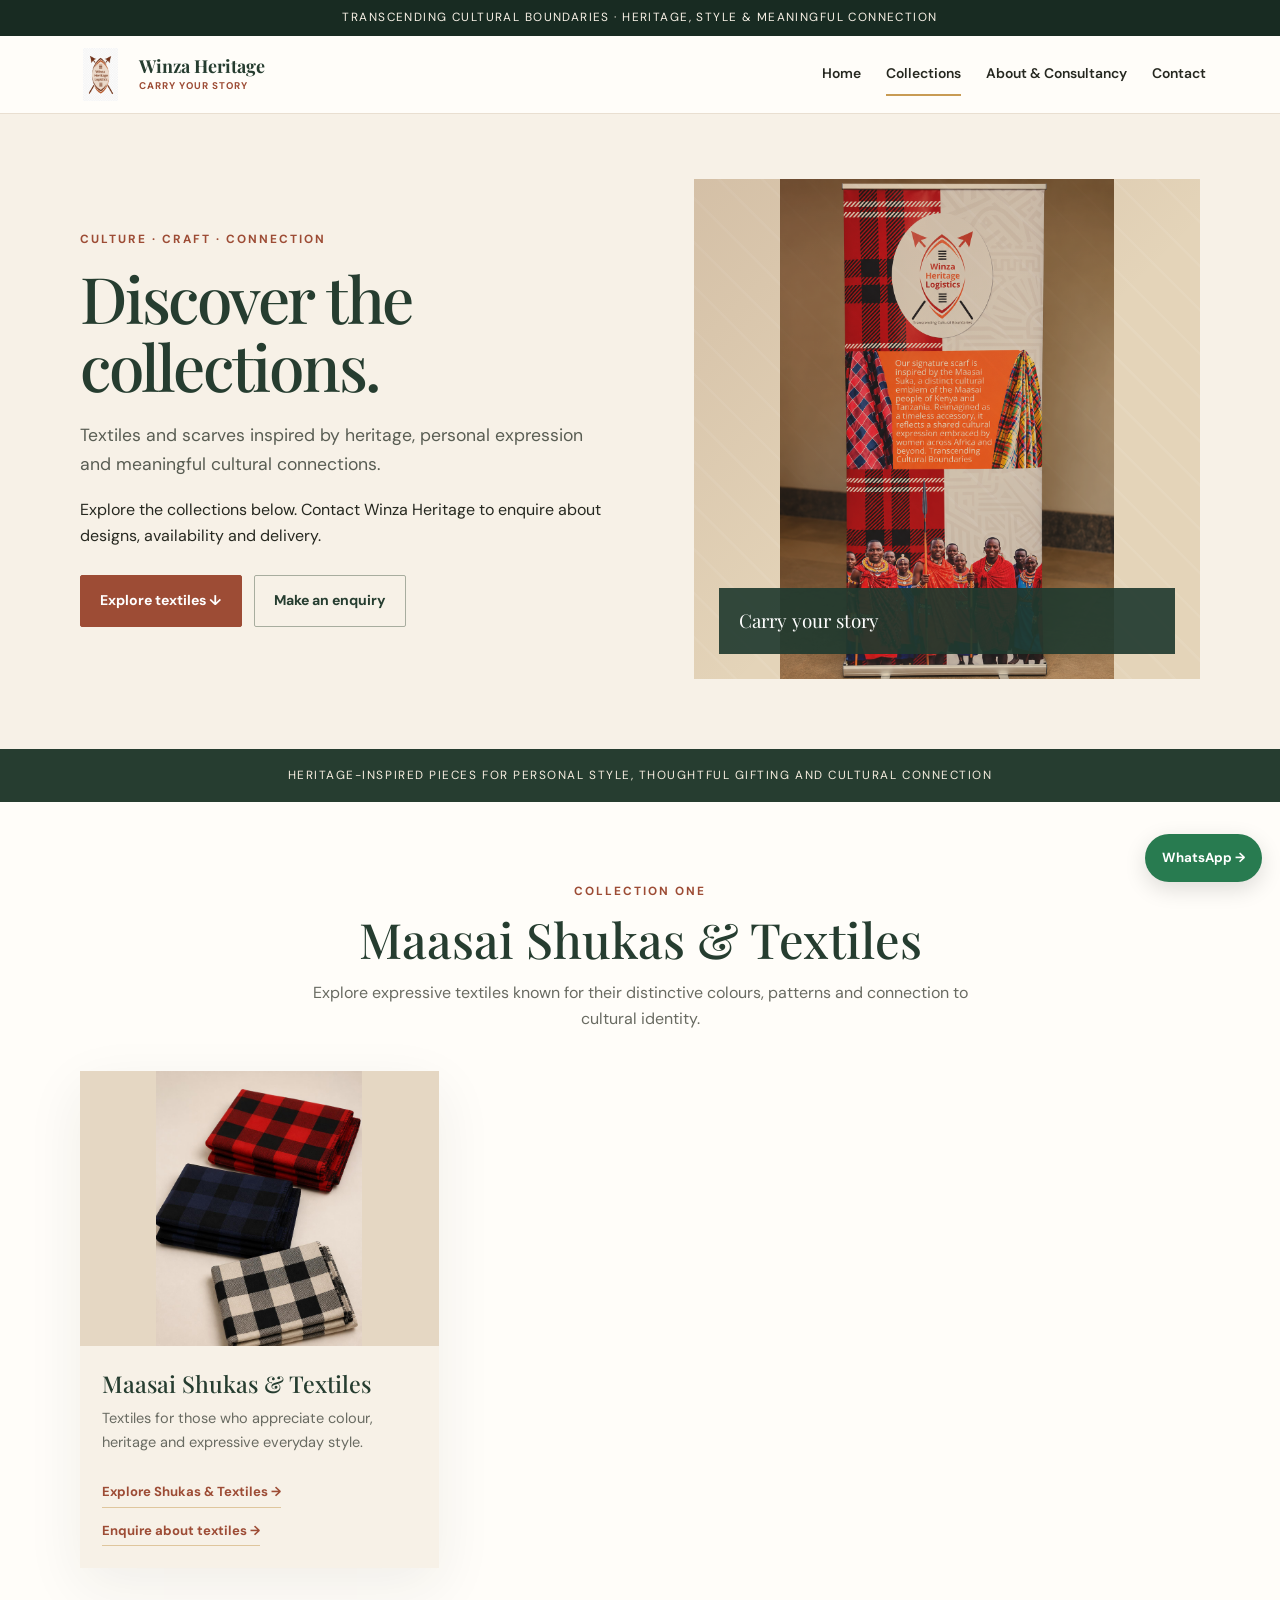
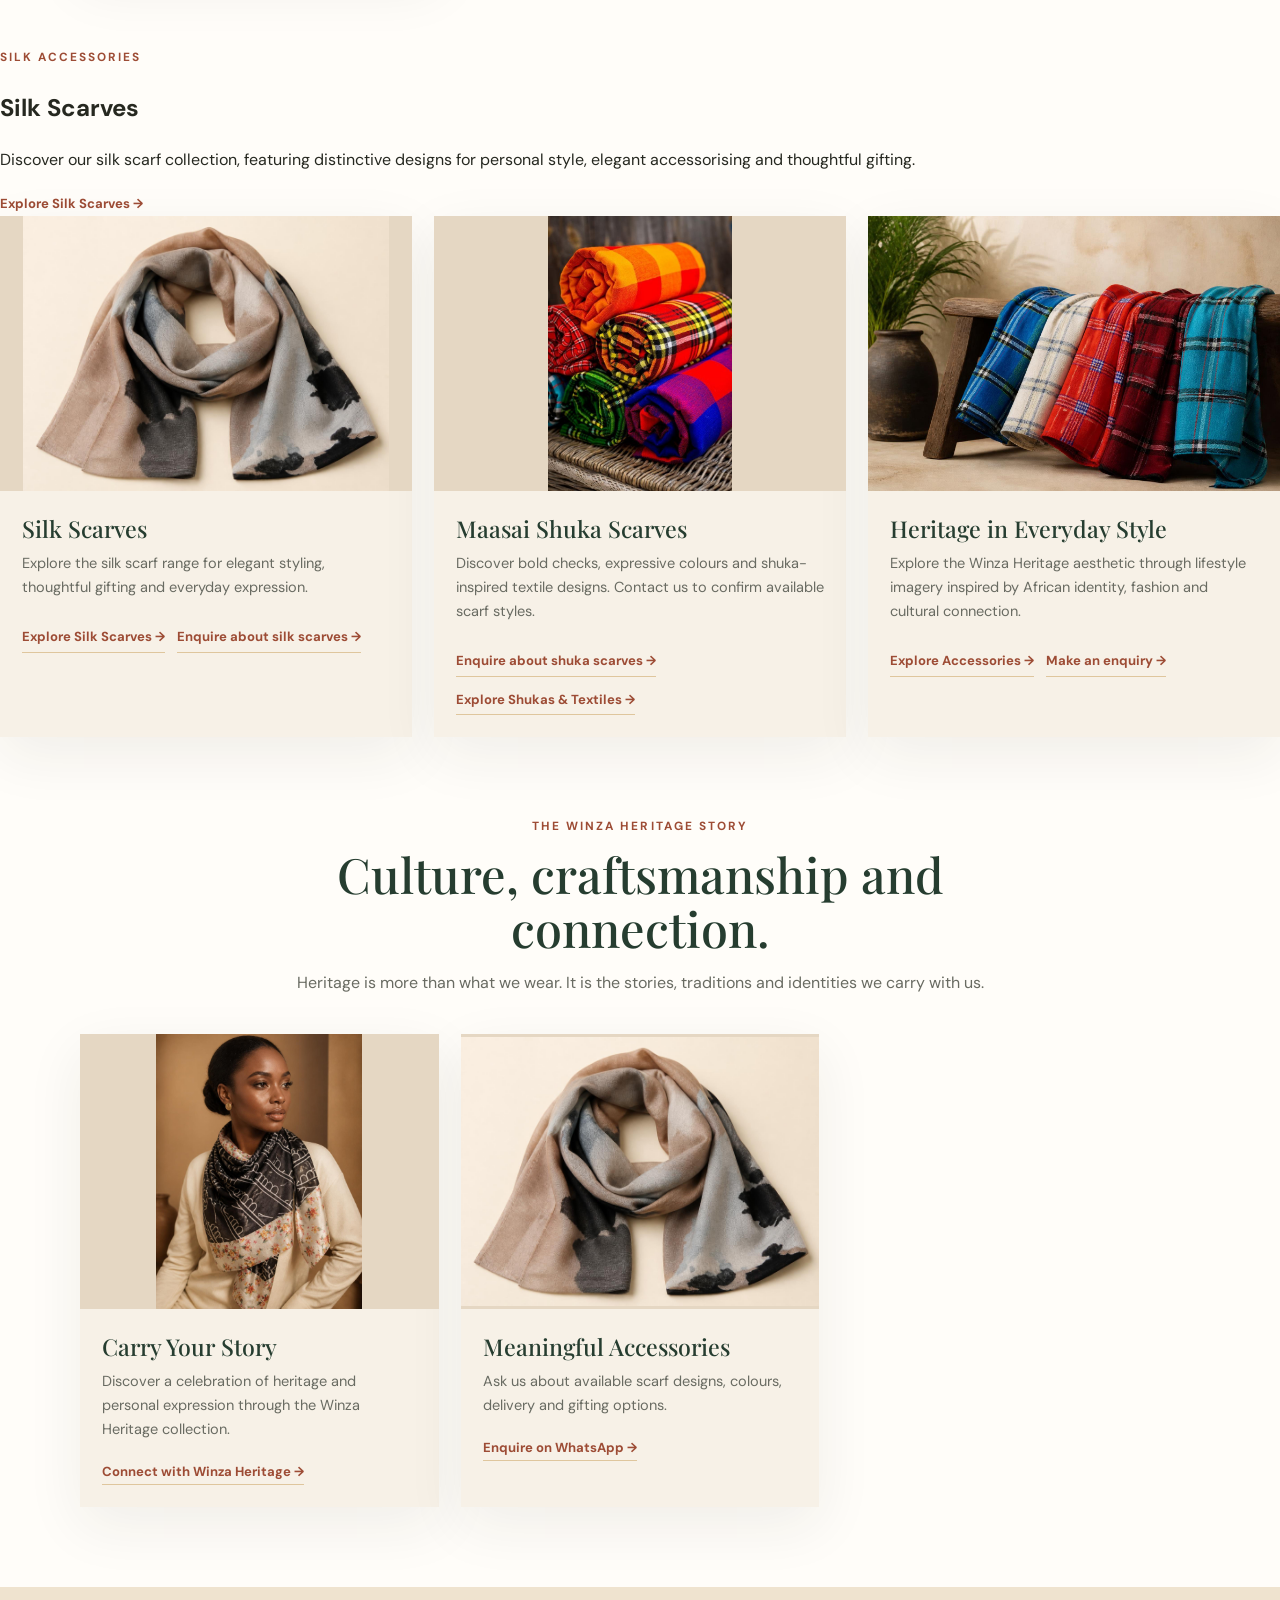
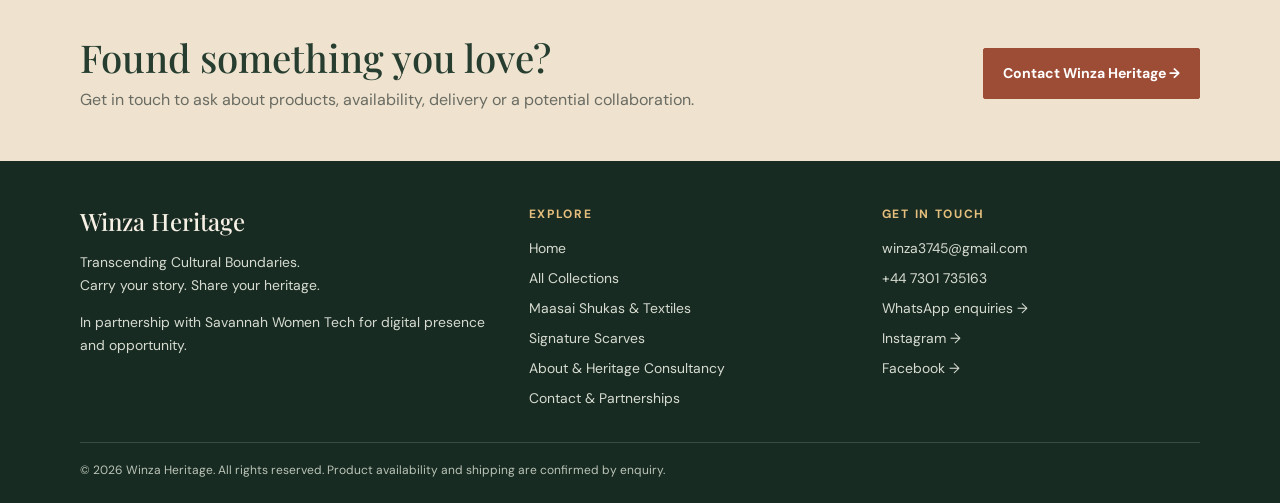
<file: collections.html>
<!doctype html>
<html lang="en">
<head>
  <meta charset="utf-8">
  <meta name="viewport" content="width=device-width, initial-scale=1">

  <meta
    name="description"
    content="Explore Maasai shukas, heritage textiles and silk scarves from Winza Heritage."
  >
  <meta name="theme-color" content="#263d30">

  <title>Collections | Winza Heritage</title>

  <link rel="stylesheet" href="assets/styles.css">
  <link
    rel="stylesheet"
    href="https://cdnjs.cloudflare.com/ajax/libs/font-awesome/6.7.2/css/all.min.css"
  >
</head>

<body>
  <div class="announcement">
    Transcending Cultural Boundaries · Heritage, style &amp; meaningful connection
  </div>

  <header class="site-header">
    <div class="nav-wrap">
      <a class="brand" href="index.html">
        <img src="assets/logo.jpg" alt="Winza Heritage logo">

        <span class="brand-text">
          Winza Heritage
          <small>Carry your story</small>
        </span>
      </a>

      <button
        class="nav-toggle"
        type="button"
        aria-label="Open navigation"
        aria-expanded="false"
      >
        Menu ☰
      </button>

      <nav class="nav-links">
        <a href="index.html">Home</a>
        <a href="collections.html" aria-current="page">Collections</a>
        <a href="about.html">About &amp; Consultancy</a>
        <a href="contact.html">Contact</a>
      </nav>
    </div>
  </header>

  <main>
    <!-- Collections hero -->
    <section class="hero">
      <div class="container hero-grid">
        <div class="hero-copy">
          <div class="eyebrow">Culture · Craft · Connection</div>

          <h1 class="display">
            Discover the collections.
          </h1>

          <p class="lead">
            Textiles and  scarves inspired by heritage,
            personal expression and meaningful cultural connections.
          </p>

          <p>
            Explore the collections below. Contact Winza Heritage
            to enquire about designs, availability and delivery.
          </p>

          <div class="button-row">
            <a class="btn" href="#shukas">
              Explore textiles ↓
            </a>

            <a class="btn btn-outline" href="contact.html">
              Make an enquiry
            </a>
          </div>
        </div>

        <div class="hero-art">
          <img
src="assets/engagement/winza-signature-scarf-banner.png.png"            alt="Winza Heritage collection hero photograph"
            fetchpriority="high"
          >

          <div class="hero-stamp">
            Carry your story
          </div>
        </div>
      </div>
    </section>

    <div class="trust-strip">
      Heritage-inspired pieces for personal style, thoughtful gifting
      and cultural connection
    </div>

    <!-- Collection one: Shukas and textiles -->
    <section class="section" id="shukas">
      <div class="container">
        <div class="section-head">
          <div class="eyebrow">Collection one</div>

          <h2>Maasai Shukas &amp; Textiles</h2>

          <p>
            Explore expressive textiles known for their distinctive
            colours, patterns and connection to cultural identity.
          </p>
        </div>

        <div class="category-grid">
          <article class="category-card">
            <div class="category-photo">
              <img
                src="assets/collections/generated/winza-textiles.png.jpg"
                alt="Maasai shukas and textiles from Winza Heritage"
                loading="lazy"
              >
            </div>

            <div class="category-copy">
              <h3>Maasai Shukas &amp; Textiles</h3>

              <p>
                Textiles for those who appreciate colour, heritage
                and expressive everyday style.
              </p>

              <div class="button-row">
                <a class="text-link" href="textiles.html">
                  Explore Shukas &amp; Textiles →
                </a>

                <a class="text-link" href="contact.html">
                  Enquire about textiles →
                </a>
              </div>
            </div>
          </article>
        </div>
      </div>
    </section>

    <div class="eyebrow">Silk accessories</div>
      <h2>Silk Scarves</h2>
      <p>Discover our silk scarf collection, featuring distinctive
        designs for personal style, elegant accessorising and
        thoughtful gifting.
       </p>
       <a class="text-link" href="scarves.html">
       Explore Silk Scarves →
       </a>
        </div>

        <div class="category-grid">
          <!-- Existing silk scarf range -->
          <article class="category-card">
            <div class="category-photo">
              <img
                src="assets/collections/generated/winza-scarves.png.jpg"
                alt="Silk scarves from Winza Heritage"
                loading="lazy"
              >
            </div>
            <div class="category-copy">
              <h3>Silk Scarves</h3>
              <p>
                Explore the silk scarf range for elegant styling,
                thoughtful gifting and everyday expression.
              </p>
              <div class="button-row">
                <a class="text-link" href="scarves.html">
                  Explore Silk Scarves →
                </a>
                <a class="text-link" href="contact.html">
                  Enquire about silk scarves →
                </a>
              </div>
            </div>
          </article>

          <!-- New Maasai shuka scarf range -->
          <article class="category-card">
            <div class="category-photo">
              <img
                src="assets/collections/Tartan fabric.jpg"
                alt="Tartan-patterned textile for the Maasai shuka-inspired range"
                loading="lazy"
              >
            </div>
            <div class="category-copy">
              <h3>Maasai Shuka Scarves</h3>
              <p>
                Discover bold checks, expressive colours and shuka-inspired
                textile designs. Contact us to confirm available scarf styles.
              </p>
              <div class="button-row">
                <a class="text-link" href="contact.html">
                  Enquire about shuka scarves →
                </a>
                <a class="text-link" href="textiles.html">
                  Explore Shukas &amp; Textiles →
                </a>
              </div>
            </div>
          </article>

          <!-- Lifestyle inspiration -->
          <article class="category-card">
            <div class="category-photo">
              <img
                src="assets/collections/generated/winza-lifestyle-1.png.jpg"
                alt="Winza Heritage lifestyle and fashion inspiration"
                loading="lazy"
              >
            </div>
            <div class="category-copy">
              <h3>Heritage in Everyday Style</h3>
              <p>
                Explore the Winza Heritage aesthetic through lifestyle
                imagery inspired by African identity, fashion and
                cultural connection.
              </p>
              <div class="button-row">
                <a class="text-link" href="scarves.html">
                  Explore Accessories →
                </a>
                <a class="text-link" href="contact.html">
                  Make an enquiry →
                </a>
              </div>
            </div>
          </article>
        </div>
      </div>
    </section>


    <!-- Lifestyle feature -->
    <section class="section">
      <div class="container">
        <div class="section-head">
          <div class="eyebrow">The Winza Heritage story</div>

          <h2>Culture, craftsmanship and connection.</h2>

          <p>
            Heritage is more than what we wear. It is the stories,
            traditions and identities we carry with us.
          </p>
        </div>

        <div class="category-grid">
          <article class="category-card">
            <div class="category-photo">
              <img
                src="assets/collections/generated/winza-lifestyle-2.png.jpg"
                alt="Winza Heritage lifestyle collection photograph"
                loading="lazy"
              >
            </div>

            <div class="category-copy">
              <h3>Carry Your Story</h3>

              <p>
                Discover a celebration of heritage and personal
                expression through the Winza Heritage collection.
              </p>

              <a class="text-link" href="contact.html">
                Connect with Winza Heritage →
              </a>
            </div>
          </article>

          <article class="category-card">
            <div class="category-photo">
              <img
                src="assets/collections/generated/winza-scarves.png.jpg"
                alt="A selection from the Winza Heritage scarf collection"
                loading="lazy"
              >
            </div>

            <div class="category-copy">
              <h3>Meaningful Accessories</h3>

              <p>
                Ask us about available scarf designs, colours,
                delivery and gifting options.
              </p>

              <a
                class="text-link"
                href="https://wa.me/447301735163?text=Hello%20Winza%20Heritage%2C%20I%27d%20like%20to%20enquire%20about%20your%20scarves."
                target="_blank"
                rel="noopener noreferrer"
              >
                Enquire on WhatsApp →
              </a>
            </div>
          </article>
        </div>
      </div>
    </section>

    <!-- Contact call to action -->
    <section class="cta-band">
      <div class="container cta-inner">
        <div>
          <h2>Found something you love?</h2>

          <p>
            Get in touch to ask about products, availability,
            delivery or a potential collaboration.
          </p>
        </div>

        <a class="btn" href="contact.html">
          Contact Winza Heritage →
        </a>
      </div>
    </section>
  </main>

  <!-- Footer -->
  <footer class="site-footer">
    <div class="container">
      <div class="footer-grid">
        <div>
          <div class="footer-brand">Winza Heritage</div>

          <p>
            Transcending Cultural Boundaries.<br>
            Carry your story. Share your heritage.
          </p>

          <p>
            In partnership with Savannah Women Tech for digital
            presence and opportunity.
          </p>
        </div>

        <div>
          <div class="footer-heading">Explore</div>

          <div class="footer-links">
            <a href="index.html">Home</a>
            <a href="collections.html">All Collections</a>
            <a href="textiles.html">Maasai Shukas &amp; Textiles</a>
            <a href="scarves.html">Signature Scarves</a>
            <a href="about.html">About &amp; Heritage Consultancy</a>
            <a href="contact.html">Contact &amp; Partnerships</a>
          </div>
        </div>

        <div>
          <div class="footer-heading">Get in touch</div>

          <div class="footer-links">
            <a href="mailto:winza3745@gmail.com">
              winza3745@gmail.com
            </a>

            <a href="tel:+447301735163">
              +44 7301 735163
            </a>

            <a
              href="https://wa.me/447301735163"
              target="_blank"
              rel="noopener noreferrer"
            >
              WhatsApp enquiries →
            </a>

            <a
              href="https://www.instagram.com/winzaheritage/"
              target="_blank"
              rel="noopener noreferrer"
            >
              Instagram →
            </a>

            <a
              href="https://www.facebook.com/profile.php?id=61595426674538"
              target="_blank"
              rel="noopener noreferrer"
            >
              Facebook →
            </a>
          </div>
        </div>
      </div>

      <div class="copyright">
        © <span data-year></span> Winza Heritage.
        All rights reserved. Product availability and shipping
        are confirmed by enquiry.
      </div>
    </div>
  </footer>

  <!-- Floating WhatsApp link -->
  <a
    class="floating-whatsapp"
    href="https://wa.me/447301735163"
    target="_blank"
    rel="noopener noreferrer"
    aria-label="Contact Winza Heritage on WhatsApp"
  >
    WhatsApp →
  </a>

  <script src="assets/site.js"></script>
</body>
</html>
</file>
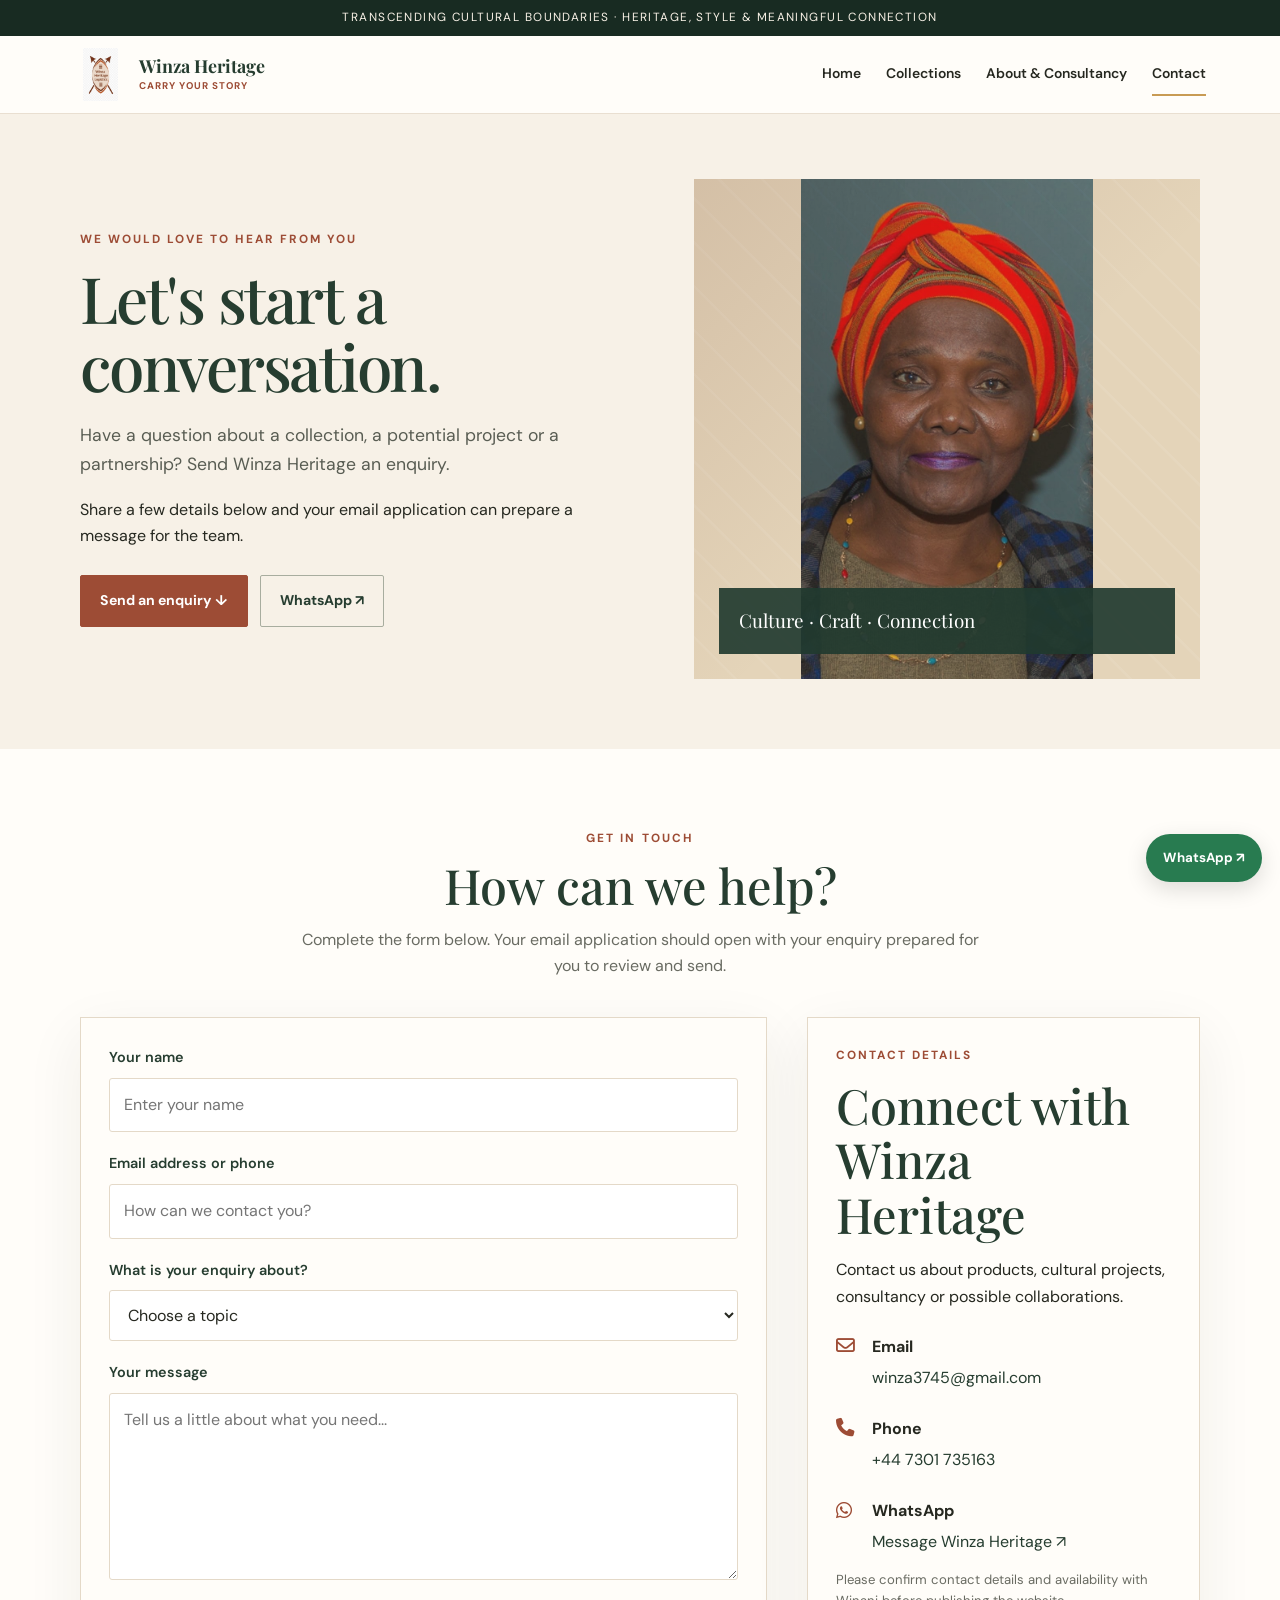
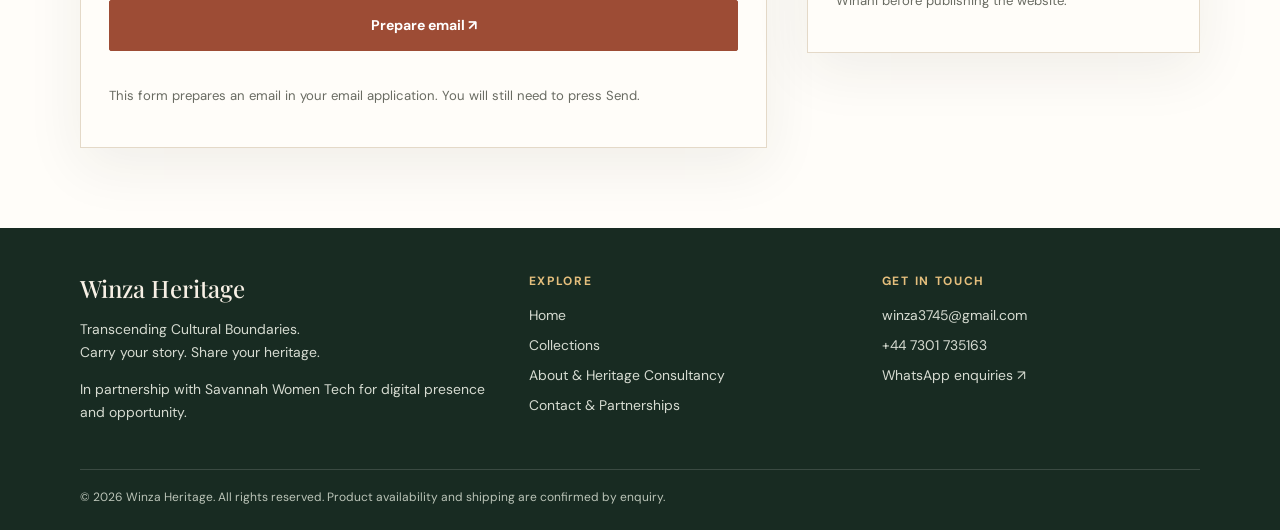
<file: contact.html>
<!doctype html>
<html lang="en">
<head>
  <meta charset="utf-8">
  <meta name="viewport" content="width=device-width, initial-scale=1">
  <meta name="description" content="Contact Winza Heritage about products, heritage consultancy and partnerships.">
  <meta name="theme-color" content="#263d30">
  <title>Contact | Winza Heritage</title>

  <link rel="stylesheet" href="assets/styles.css">
  <link
    rel="stylesheet"
    href="https://cdnjs.cloudflare.com/ajax/libs/font-awesome/6.7.2/css/all.min.css"
  >
</head>

<body>
  <div class="announcement">
    Transcending Cultural Boundaries · Heritage, style & meaningful connection
  </div>

  <header class="site-header">
    <div class="nav-wrap">
      <a class="brand" href="index.html">
        <img src="assets/logo.jpg" alt="Winza Heritage logo">
        <span class="brand-text">
          Winza Heritage
          <small>Carry your story</small>
        </span>
      </a>

      <button class="nav-toggle"
              aria-label="Open navigation"
              aria-expanded="false">
        Menu ☰
      </button>

      <nav class="nav-links">
        <a href="index.html">Home</a>
        <a href="collections.html">Collections</a>
        <a href="about.html">About & Consultancy</a>
        <a href="contact.html" aria-current="page">Contact</a>
      </nav>
    </div>
  </header>

  <main>
    <section class="hero">
      <div class="container hero-grid">
        <div class="hero-copy">
          <div class="eyebrow">We would love to hear from you</div>

          <h1 class="display">
            Let's start a conversation.
          </h1>

          <p class="lead">
            Have a question about a collection, a potential project
            or a partnership? Send Winza Heritage an enquiry.
          </p>

          <p>
            Share a few details below and your email application
            can prepare a message for the team.
          </p>

          <div class="button-row">
            <a class="btn" href="#enquiry-form">Send an enquiry ↓</a>
            <a class="btn btn-outline"
               href="https://wa.me/447301735163"
               target="_blank"
               rel="noopener">
              WhatsApp ↗
            </a>
          </div>
        </div>

        <div class="hero-art">
          <img
            src="assets/dr-winani-thebele.jpg"
            alt="Dr Winani Thebele, Director of Winza Heritage"
          >
          <div class="hero-stamp">Culture · Craft · Connection</div>
        </div>
      </div>
    </section>

    <section class="section" id="enquiry-form">
      <div class="container">
        <div class="section-head">
          <div class="eyebrow">Get in touch</div>
          <h2>How can we help?</h2>
          <p>
            Complete the form below. Your email application should
            open with your enquiry prepared for you to review and send.
          </p>
        </div>

        <div class="contact-layout">
          <div class="contact-form-wrap">
            <form data-mailto-form>
              <div class="form-field">
                <label for="contact-name">Your name</label>
                <input
                  id="contact-name"
                  name="name"
                  type="text"
                  autocomplete="name"
                  required
                  placeholder="Enter your name"
                >
              </div>

              <div class="form-field">
                <label for="contact-method">Email address or phone</label>
                <input
                  id="contact-method"
                  name="contact"
                  type="text"
                  autocomplete="email"
                  required
                  placeholder="How can we contact you?"
                >
              </div>

              <div class="form-field">
                <label for="contact-interest">What is your enquiry about?</label>
                <select id="contact-interest" name="interest" required>
                  <option value="">Choose a topic</option>
                  <option value="Products and availability">Products and availability</option>
                  <option value="Shipping and delivery">Shipping and delivery</option>
                  <option value="Heritage consultancy">Heritage consultancy</option>
                  <option value="Partnership or collaboration">Partnership or collaboration</option>
                  <option value="General enquiry">General enquiry</option>
                </select>
              </div>

              <div class="form-field">
                <label for="contact-message">Your message</label>
                <textarea
                  id="contact-message"
                  name="message"
                  rows="6"
                  placeholder="Tell us a little about what you need..."
                ></textarea>
              </div>

              <button class="btn" type="submit">
                Prepare email ↗
              </button>

              <p class="form-note" aria-live="polite">
                This form prepares an email in your email application.
                You will still need to press Send.
              </p>
            </form>
          </div>

          <aside class="contact-details">
            <div class="eyebrow">Contact details</div>
            <h2 class="section-title">Connect with Winza Heritage</h2>

            <p>
              Contact us about products, cultural projects,
              consultancy or possible collaborations.
            </p>

            <div class="contact-detail-item">
              <i class="fa-regular fa-envelope" aria-hidden="true"></i>
              <div>
                <strong>Email</strong>
                <a href="mailto:winza3745@gmail.com">
                  winza3745@gmail.com
                </a>
              </div>
            </div>

            <div class="contact-detail-item">
              <i class="fa-solid fa-phone" aria-hidden="true"></i>
              <div>
                <strong>Phone</strong>
                <a href="tel:+447301735163">+44 7301 735163</a>
              </div>
            </div>

            <div class="contact-detail-item">
              <i class="fa-brands fa-whatsapp" aria-hidden="true"></i>
              <div>
                <strong>WhatsApp</strong>
                <a href="https://wa.me/447301735163"
                   target="_blank" rel="noopener">
                  Message Winza Heritage ↗
                </a>
              </div>
            </div>

            <p class="form-note">
              Please confirm contact details and availability with
              Winani before publishing the website.
            </p>
          </aside>
        </div>
      </div>
    </section>
  </main>

  <footer class="site-footer">
    <div class="container">
      <div class="footer-grid">
        <div>
          <div class="footer-brand">Winza Heritage</div>
          <p>
            Transcending Cultural Boundaries.<br>
            Carry your story. Share your heritage.
          </p>
          <p>
            In partnership with Savannah Women Tech for digital
            presence and opportunity.
          </p>
        </div>

        <div>
          <div class="footer-heading">Explore</div>
          <div class="footer-links">
            <a href="index.html">Home</a>
            <a href="collections.html">Collections</a>
            <a href="about.html">About & Heritage Consultancy</a>
            <a href="contact.html">Contact & Partnerships</a>
          </div>
        </div>

        <div>
          <div class="footer-heading">Get in touch</div>
          <div class="footer-links">
            <a href="mailto:winza3745@gmail.com">winza3745@gmail.com</a>
            <a href="tel:+447301735163">+44 7301 735163</a>
            <a href="https://wa.me/447301735163"
               target="_blank" rel="noopener">
              WhatsApp enquiries ↗
            </a>
          </div>
        </div>
      </div>

      <div class="copyright">
        © <span data-year></span> Winza Heritage.
        All rights reserved. Product availability and shipping
        are confirmed by enquiry.
      </div>
    </div>
  </footer>

  <a class="floating-whatsapp"
     href="https://wa.me/447301735163"
     target="_blank" rel="noopener">
    WhatsApp ↗
  </a>

  <script src="assets/site.js"></script>
</body>
</html>
</file>
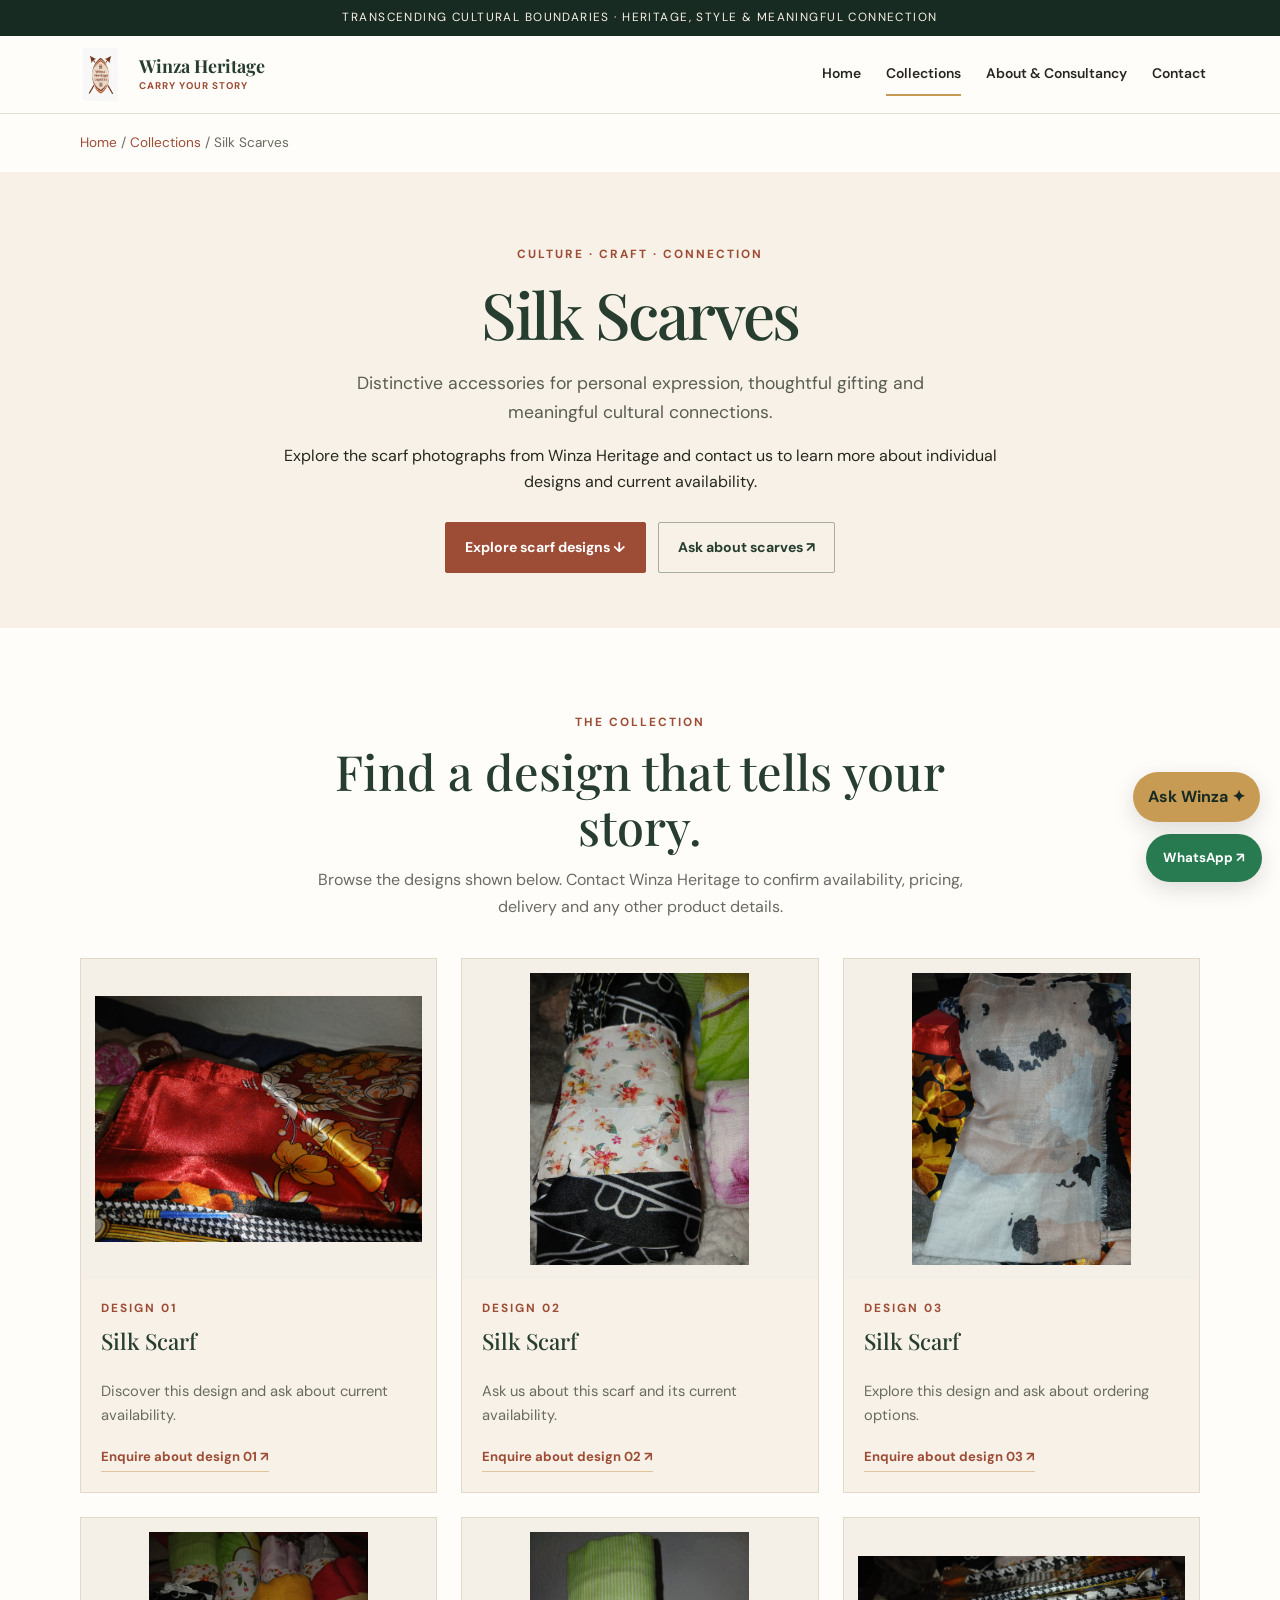
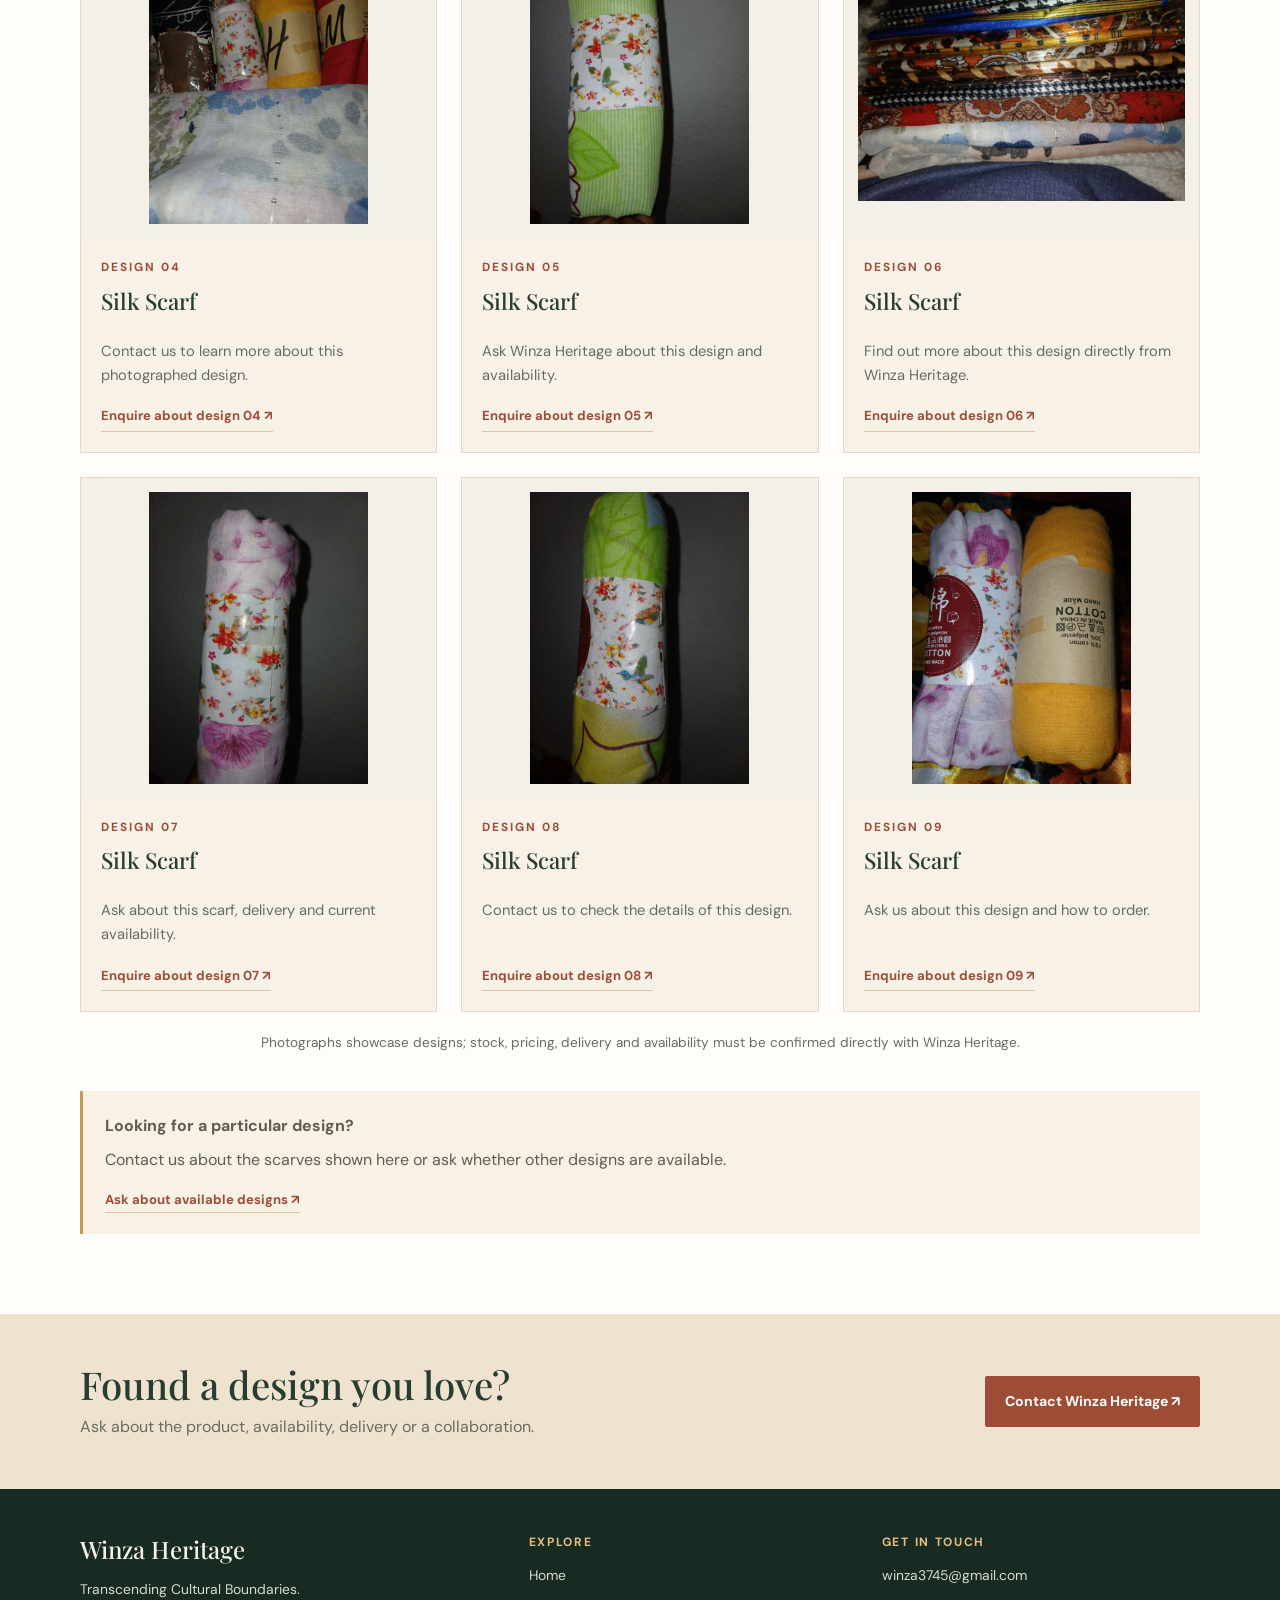
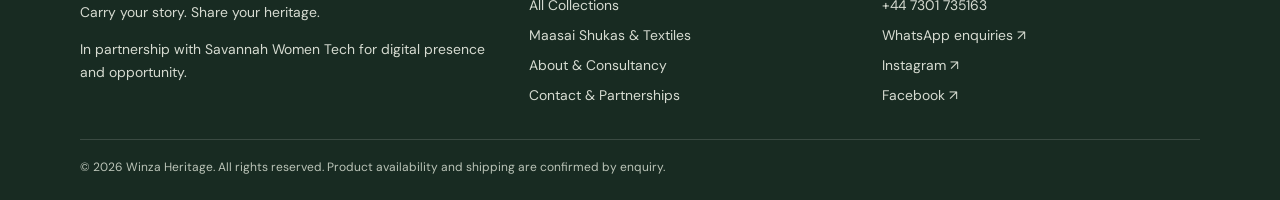
<file: scarves.html>
<!DOCTYPE html>
<html lang="en">
<head>
  <meta charset="UTF-8">
  <meta name="viewport" content="width=device-width, initial-scale=1.0">
  <meta name="description" content="Explore the Silk Scarves collection from Winza Heritage. Enquire about designs, availability and delivery.">
  <meta name="theme-color" content="#263d30">
  <title>Silk Scarves | Winza Heritage</title>

  <link rel="stylesheet" href="assets/styles.css">
  <link rel="stylesheet"
        href="https://cdnjs.cloudflare.com/ajax/libs/font-awesome/6.7.2/css/all.min.css">

  <style>
    .detail-intro {
      max-width: 760px;
      margin: 0 auto;
      text-align: center;
    }

    .detail-intro .lead {
      margin: 0 auto;
    }

    .breadcrumbs {
      padding: 18px 0;
      font-size: .85rem;
      color: var(--muted);
    }

    .breadcrumbs a {
      color: var(--rust);
    }

    .detail-gallery {
      display: grid;
      grid-template-columns: repeat(3, minmax(0, 1fr));
      gap: 24px;
      margin-top: 34px;
    }

    .detail-product {
      min-width: 0;
      background: var(--cream);
      border: 1px solid var(--line);
      overflow: hidden;
      display: flex;
      flex-direction: column;
      transition: transform .2s ease, box-shadow .2s ease;
    }

    .detail-product:hover {
      transform: translateY(-3px);
      box-shadow: 0 12px 28px rgba(38, 61, 48, .09);
    }

    .detail-product-image {
      height: 320px;
      padding: 14px;
      background: #f4efe7;
      display: flex;
      align-items: center;
      justify-content: center;
    }

    .detail-product-image img {
      display: block;
      width: 100%;
      height: 100%;
      object-fit: contain;
      object-position: center;
    }

    .detail-product-copy {
      padding: 20px;
      display: flex;
      flex-direction: column;
      flex: 1;
      align-items: flex-start;
    }

    .detail-product-copy h2 {
      margin: 8px 0;
      color: var(--forest);
      font: 500 1.4rem 'Playfair Display', Georgia, serif;
    }

    .detail-product-copy p {
      color: var(--muted);
      font-size: .92rem;
      margin-bottom: 18px;
    }

    .detail-product-copy .text-link {
      margin-top: auto;
    }

    .availability-note {
      padding: 22px;
      margin-top: 36px;
      background: #f8f1e6;
      border-left: 3px solid var(--gold);
      color: #615c50;
    }

    .availability-note p {
      margin: 8px 0 12px;
    }

    .scarf-disclaimer {
      margin-top: 20px;
      font-size: .85rem;
      color: var(--muted);
      text-align: center;
    }

    @media (max-width: 900px) {
      .detail-gallery {
        grid-template-columns: repeat(2, minmax(0, 1fr));
        gap: 20px;
      }

      .detail-product-image {
        height: 300px;
      }
    }

    @media (max-width: 540px) {
      .detail-gallery {
        grid-template-columns: 1fr;
        gap: 20px;
      }

      .detail-product-image {
        height: 340px;
      }

      .detail-product-copy {
        padding: 18px;
      }
    }

    @media (prefers-reduced-motion: reduce) {
      .detail-product {
        transition: none;
      }

      .detail-product:hover {
        transform: none;
      }
    }
  </style>
</head>

<body>
  <div class="announcement">
    Transcending Cultural Boundaries · Heritage, style &amp; meaningful connection
  </div>

  <header class="site-header">
    <div class="nav-wrap">
      <a class="brand" href="index.html" aria-label="Winza Heritage home">
        <img src="assets/logo.jpg" alt="Winza Heritage logo">
        <span class="brand-text">
          Winza Heritage
          <small>Carry your story</small>
        </span>
      </a>

      <button class="nav-toggle" type="button"
              aria-label="Open navigation menu" aria-expanded="false">
        <i class="fa-solid fa-bars" aria-hidden="true"></i>
      </button>

      <nav class="nav-links" aria-label="Main navigation">
        <a href="index.html">Home</a>
        <a href="collections.html" aria-current="page">Collections</a>
        <a href="about.html">About &amp; Consultancy</a>
        <a href="contact.html">Contact</a>
      </nav>
    </div>
  </header>

  <main>
    <div class="container breadcrumbs">
      <a href="index.html">Home</a> /
      <a href="collections.html">Collections</a> /
      <span>Silk Scarves</span>
    </div>

    <!-- Collection introduction -->
    <section class="page-hero">
      <div class="container detail-intro">
        <span class="eyebrow">Culture · Craft · Connection</span>
        <h1 class="display">Silk Scarves</h1>

        <p class="lead">
          Distinctive accessories for personal expression, thoughtful gifting
          and meaningful cultural connections.
        </p>

        <p>
          Explore the scarf photographs from Winza Heritage and contact us
          to learn more about individual designs and current availability.
        </p>

        <div class="button-row" style="justify-content:center">
          <a class="btn" href="#scarf-designs">Explore scarf designs ↓</a>
          <a class="btn btn-outline"
             href="https://wa.me/447301735163?text=Hello%20Winza%20Heritage%2C%20I%27d%20like%20to%20enquire%20about%20your%20signature%20scarves."
             target="_blank" rel="noopener noreferrer">
            Ask about scarves ↗
          </a>
        </div>
      </div>
    </section>

    <!-- Nine original client scarf photographs -->
    <section class="section" id="scarf-designs">
      <div class="container">
        <div class="section-head">
          <span class="eyebrow">The collection</span>
          <h2>Find a design that tells your story.</h2>
          <p>
            Browse the designs shown below. Contact Winza Heritage to confirm
            availability, pricing, delivery and any other product details.
          </p>
        </div>

        <div class="detail-gallery">

          <article class="detail-product">
            <div class="detail-product-image">
              <img src="assets/collections/Signature%20Scarves.jpeg"
                   alt="Winza Heritage signature scarf design 01"
                   loading="lazy">
            </div>
            <div class="detail-product-copy">
              <span class="eyebrow">Design 01</span>
              <h2>Silk Scarf</h2>
              <p>Discover this design and ask about current availability.</p>
              <a class="text-link"
                 href="https://wa.me/447301735163?text=Hello%20Winza%20Heritage%2C%20I%27d%20like%20to%20enquire%20about%20scarf%20design%2001."
                 target="_blank" rel="noopener noreferrer">
                Enquire about design 01 ↗
              </a>
            </div>
          </article>

          <article class="detail-product">
            <div class="detail-product-image">
              <img src="assets/collections/Signature%20Scarves%20%282%29.jpeg"
                   alt="Winza Heritage signature scarf design 02"
                   loading="lazy">
            </div>
            <div class="detail-product-copy">
              <span class="eyebrow">Design 02</span>
              <h2>Silk Scarf</h2>
              <p>Ask us about this scarf and its current availability.</p>
              <a class="text-link"
                 href="https://wa.me/447301735163?text=Hello%20Winza%20Heritage%2C%20I%27d%20like%20to%20enquire%20about%20scarf%20design%2002."
                 target="_blank" rel="noopener noreferrer">
                Enquire about design 02 ↗
              </a>
            </div>
          </article>

          <article class="detail-product">
            <div class="detail-product-image">
              <img src="assets/collections/Signature%20Scarves%20%283%29.jpeg"
                   alt="Winza Heritage signature scarf design 03"
                   loading="lazy">
            </div>
            <div class="detail-product-copy">
              <span class="eyebrow">Design 03</span>
              <h2>Silk Scarf</h2>
              <p>Explore this design and ask about ordering options.</p>
              <a class="text-link"
                 href="https://wa.me/447301735163?text=Hello%20Winza%20Heritage%2C%20I%27d%20like%20to%20enquire%20about%20scarf%20design%2003."
                 target="_blank" rel="noopener noreferrer">
                Enquire about design 03 ↗
              </a>
            </div>
          </article>

          <article class="detail-product">
            <div class="detail-product-image">
              <img src="assets/collections/Signature%20Scarves%20%284%29.jpeg"
                   alt="Winza Heritage signature scarf design 04"
                   loading="lazy">
            </div>
            <div class="detail-product-copy">
              <span class="eyebrow">Design 04</span>
              <h2>Silk Scarf</h2>
              <p>Contact us to learn more about this photographed design.</p>
              <a class="text-link"
                 href="https://wa.me/447301735163?text=Hello%20Winza%20Heritage%2C%20I%27d%20like%20to%20enquire%20about%20scarf%20design%2004."
                 target="_blank" rel="noopener noreferrer">
                Enquire about design 04 ↗
              </a>
            </div>
          </article>

          <article class="detail-product">
            <div class="detail-product-image">
              <img src="assets/collections/Signature%20Scarves%20%285%29.jpeg"
                   alt="Winza Heritage signature scarf design 05"
                   loading="lazy">
            </div>
            <div class="detail-product-copy">
              <span class="eyebrow">Design 05</span>
              <h2>Silk Scarf</h2>
              <p>Ask Winza Heritage about this design and availability.</p>
              <a class="text-link"
                 href="https://wa.me/447301735163?text=Hello%20Winza%20Heritage%2C%20I%27d%20like%20to%20enquire%20about%20scarf%20design%2005."
                 target="_blank" rel="noopener noreferrer">
                Enquire about design 05 ↗
              </a>
            </div>
          </article>

          <article class="detail-product">
            <div class="detail-product-image">
              <img src="assets/collections/Signature%20Scarves%20%286%29.jpeg"
                   alt="Winza Heritage signature scarf design 06"
                   loading="lazy">
            </div>
            <div class="detail-product-copy">
              <span class="eyebrow">Design 06</span>
              <h2>Silk Scarf</h2>
              <p>Find out more about this design directly from Winza Heritage.</p>
              <a class="text-link"
                 href="https://wa.me/447301735163?text=Hello%20Winza%20Heritage%2C%20I%27d%20like%20to%20enquire%20about%20scarf%20design%2006."
                 target="_blank" rel="noopener noreferrer">
                Enquire about design 06 ↗
              </a>
            </div>
          </article>

          <article class="detail-product">
            <div class="detail-product-image">
              <img src="assets/collections/Signature%20Scarves%20%287%29.jpeg"
                   alt="Winza Heritage signature scarf design 07"
                   loading="lazy">
            </div>
            <div class="detail-product-copy">
              <span class="eyebrow">Design 07</span>
              <h2>Silk Scarf</h2>
              <p>Ask about this scarf, delivery and current availability.</p>
              <a class="text-link"
                 href="https://wa.me/447301735163?text=Hello%20Winza%20Heritage%2C%20I%27d%20like%20to%20enquire%20about%20scarf%20design%2007."
                 target="_blank" rel="noopener noreferrer">
                Enquire about design 07 ↗
              </a>
            </div>
          </article>

          <article class="detail-product">
            <div class="detail-product-image">
              <img src="assets/collections/Signature%20Scarves%20%288%29.jpeg"
                   alt="Winza Heritage signature scarf design 08"
                   loading="lazy">
            </div>
            <div class="detail-product-copy">
              <span class="eyebrow">Design 08</span>
              <h2>Silk Scarf</h2>
              <p>Contact us to check the details of this design.</p>
              <a class="text-link"
                 href="https://wa.me/447301735163?text=Hello%20Winza%20Heritage%2C%20I%27d%20like%20to%20enquire%20about%20scarf%20design%2008."
                 target="_blank" rel="noopener noreferrer">
                Enquire about design 08 ↗
              </a>
            </div>
          </article>

          <article class="detail-product">
            <div class="detail-product-image">
              <img src="assets/collections/Signature%20Scarves%20%289%29.jpeg"
                   alt="Winza Heritage signature scarf design 09"
                   loading="lazy">
            </div>
            <div class="detail-product-copy">
              <span class="eyebrow">Design 09</span>
              <h2>Silk Scarf</h2>
              <p>Ask us about this design and how to order.</p>
              <a class="text-link"
                 href="https://wa.me/447301735163?text=Hello%20Winza%20Heritage%2C%20I%27d%20like%20to%20enquire%20about%20scarf%20design%2009."
                 target="_blank" rel="noopener noreferrer">
                Enquire about design 09 ↗
              </a>
            </div>
          </article>

        </div>

        <p class="scarf-disclaimer">
          Photographs showcase designs; stock, pricing, delivery and availability
          must be confirmed directly with Winza Heritage.
        </p>

        <div class="availability-note">
          <strong>Looking for a particular design?</strong>
          <p>
            Contact us about the scarves shown here or ask whether other
            designs are available.
          </p>
          <a class="text-link"
             href="https://wa.me/447301735163?text=Hello%20Winza%20Heritage%2C%20could%20you%20please%20share%20your%20currently%20available%20scarf%20designs%3F"
             target="_blank" rel="noopener noreferrer">
            Ask about available designs ↗
          </a>
        </div>
      </div>
    </section>

    <!-- Closing call to action -->
    <section class="cta-band">
      <div class="container cta-inner">
        <div>
          <h2>Found a design you love?</h2>
          <p>Ask about the product, availability, delivery or a collaboration.</p>
        </div>
        <a class="btn" href="contact.html">Contact Winza Heritage ↗</a>
      </div>
    </section>
  </main>

  <footer class="site-footer">
    <div class="container">
      <div class="footer-grid">
        <div>
          <div class="footer-brand">Winza Heritage</div>
          <p>
            Transcending Cultural Boundaries.<br>
            Carry your story. Share your heritage.
          </p>
          <p>
            In partnership with Savannah Women Tech for digital presence
            and opportunity.
          </p>
        </div>

        <div>
          <div class="footer-heading">Explore</div>
          <div class="footer-links">
            <a href="index.html">Home</a>
            <a href="collections.html">All Collections</a>
            <a href="textiles.html">Maasai Shukas &amp; Textiles</a>
            <a href="about.html">About &amp; Consultancy</a>
            <a href="contact.html">Contact &amp; Partnerships</a>
          </div>
        </div>

        <div>
          <div class="footer-heading">Get in touch</div>
          <div class="footer-links">
            <a href="mailto:winza3745@gmail.com">winza3745@gmail.com</a>
            <a href="tel:+447301735163">+44 7301 735163</a>
            <a href="https://wa.me/447301735163"
               target="_blank" rel="noopener noreferrer">WhatsApp enquiries ↗</a>
            <a href="https://www.instagram.com/winzaheritage/"
               target="_blank" rel="noopener noreferrer">Instagram ↗</a>
            <a href="https://www.facebook.com/profile.php?id=61595426674538"
               target="_blank" rel="noopener noreferrer">Facebook ↗</a>
          </div>
        </div>
      </div>

      <div class="copyright">
        © <span data-year></span> Winza Heritage. All rights reserved.
        Product availability and shipping are confirmed by enquiry.
      </div>
    </div>
  </footer>

  <!-- Enquiry assistant -->
  <button class="chat-launch" type="button"
          aria-label="Open Winza enquiry assistant">
    Ask Winza ✦
  </button>

  <div class="chat-widget" aria-label="Winza Heritage enquiry assistant">
    <div class="chat-head">
      <strong>Winza enquiry assistant</strong>
      <button type="button" class="chat-close" aria-label="Close assistant">×</button>
    </div>

    <div class="chat-body">
      <p>How can we help you today?</p>

      <div class="chat-options">
        <button type="button"
                data-answer="Please contact Winza Heritage to ask about available products and designs.">
          Products and designs
        </button>
        <button type="button"
                data-answer="Please visit our About page or contact us to discuss consultancy.">
          Consultancy
        </button>
        <button type="button"
                data-answer="Please contact Winza Heritage to confirm delivery options and shipping costs.">
          Shipping and delivery
        </button>
        <button type="button"
                data-answer="We welcome partnership enquiries. Please use our Contact page to get in touch.">
          Partnerships
        </button>
      </div>

      <div class="chat-answer" aria-live="polite"></div>
      <p><a href="contact.html">Visit our Contact page ↗</a></p>
    </div>
  </div>

  <a class="floating-whatsapp"
     href="https://wa.me/447301735163"
     target="_blank" rel="noopener noreferrer"
     aria-label="Contact Winza Heritage on WhatsApp">
    WhatsApp ↗
  </a>

  <script src="assets/site.js"></script>
</body>
</html>
</file>
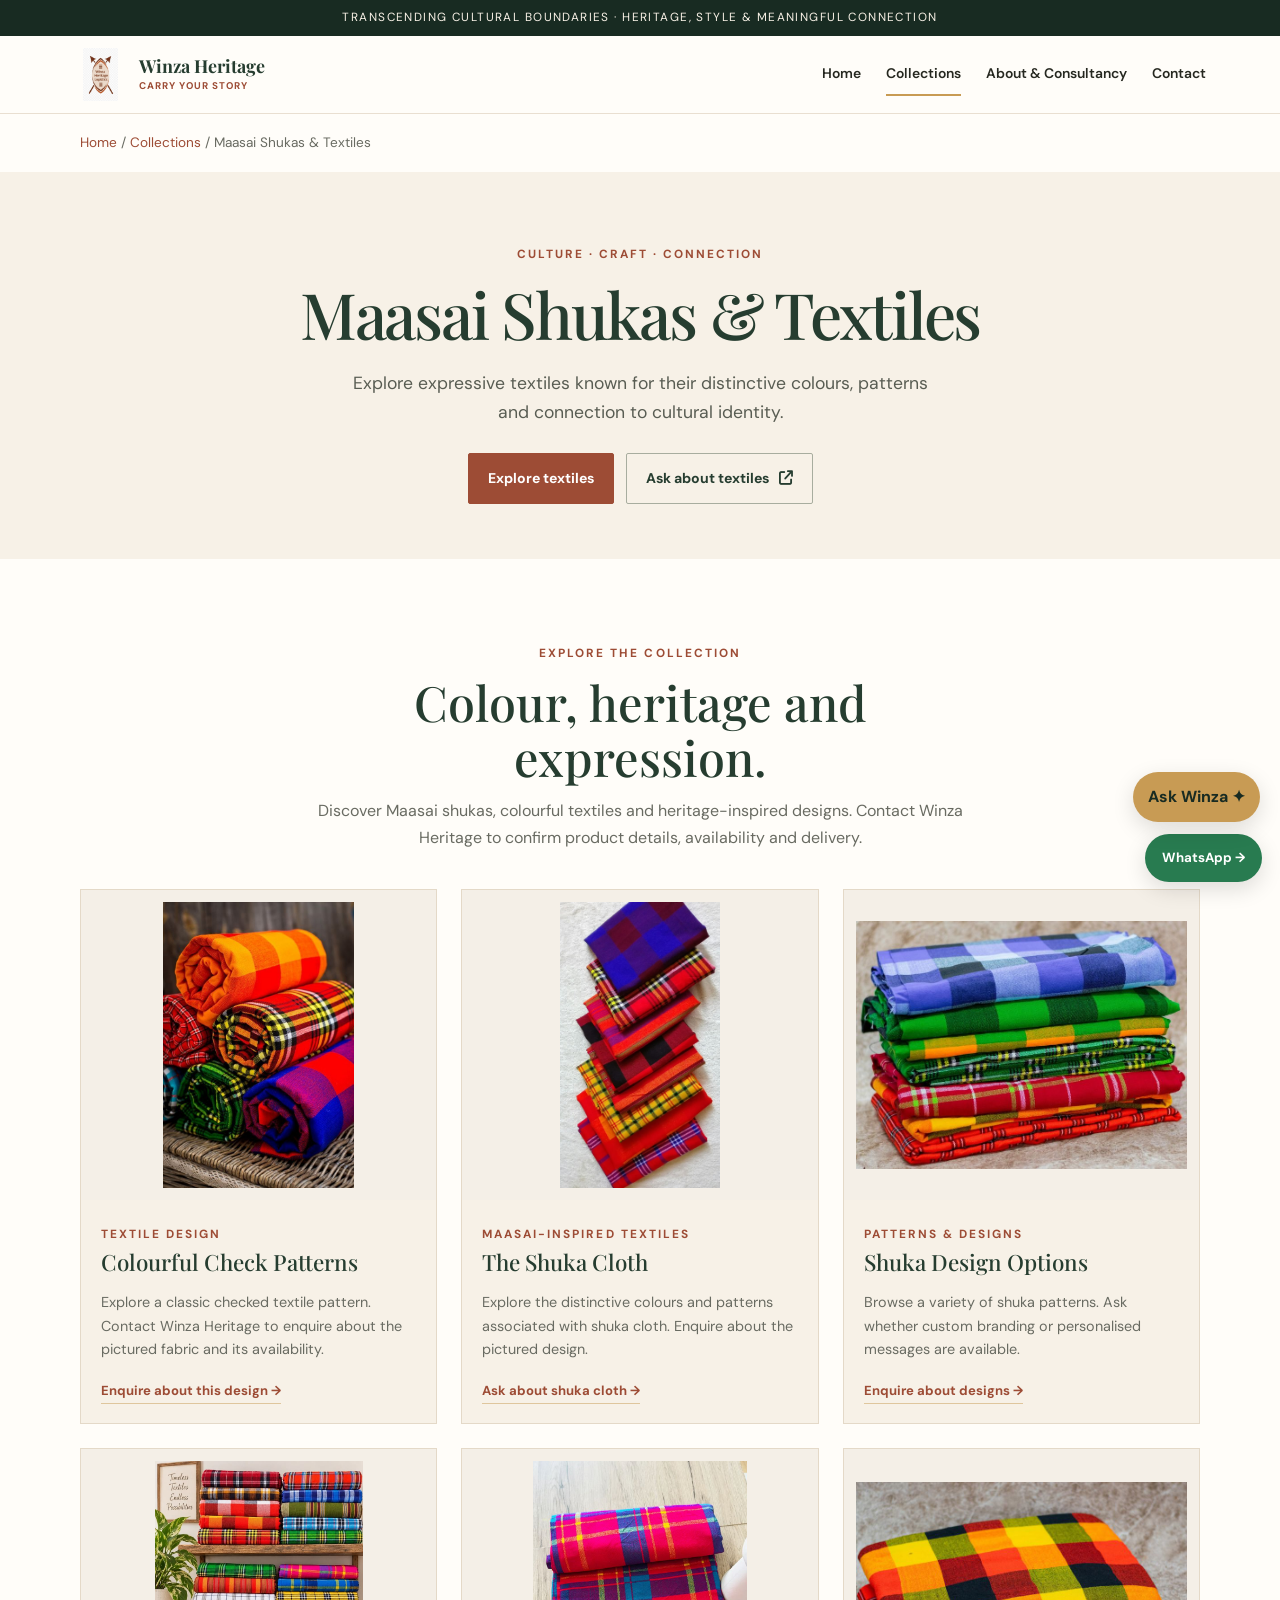
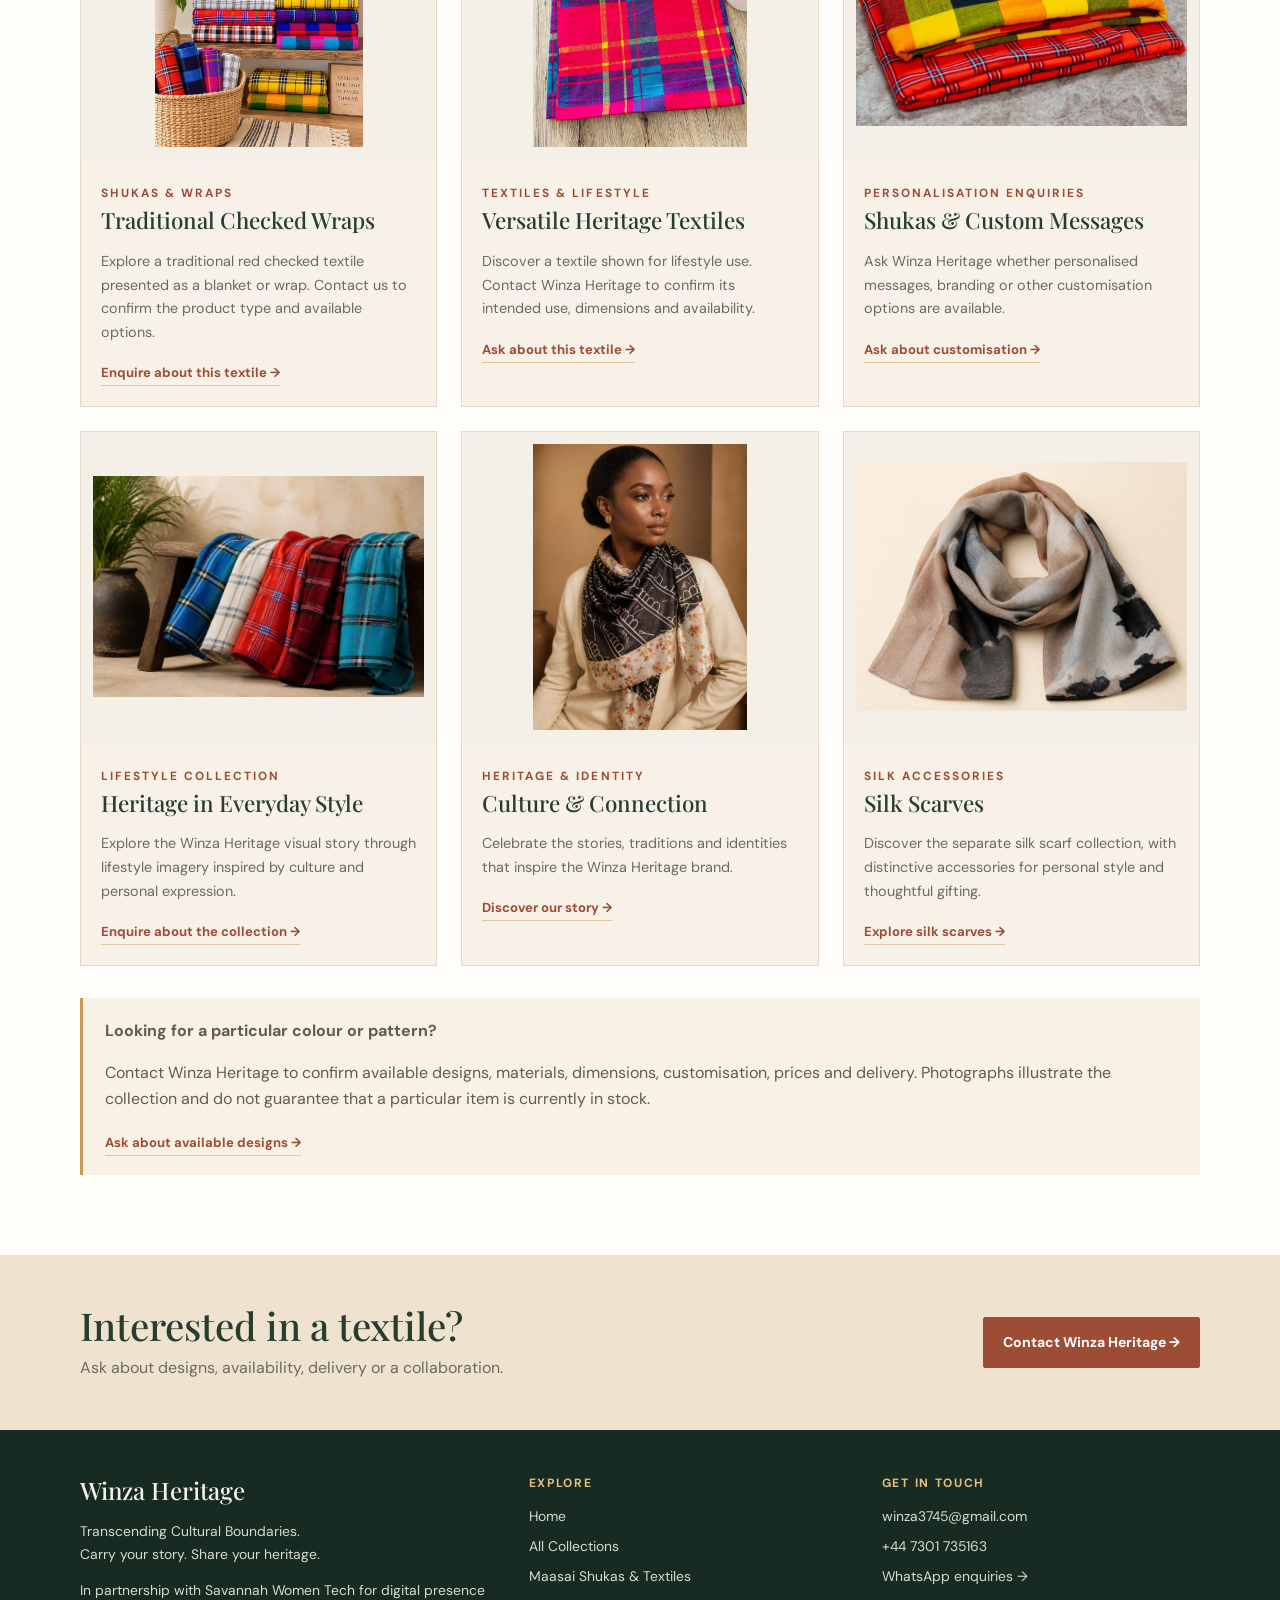
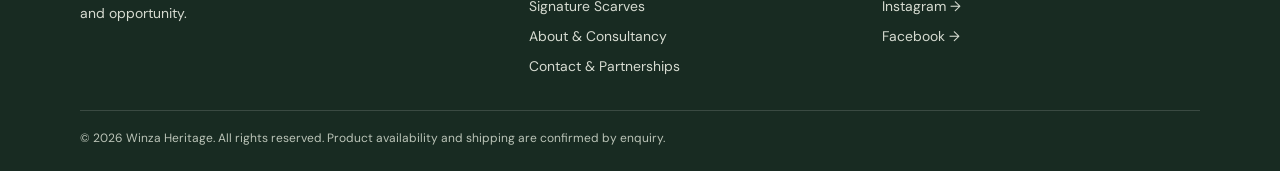
<file: textiles.html>
<!DOCTYPE html>
<html lang="en">
<head>
  <meta charset="UTF-8">
  <meta name="viewport" content="width=device-width, initial-scale=1.0">

  <meta
    name="description"
    content="Explore Maasai shukas and textiles from Winza Heritage. Enquire about designs and availability."
  >

  <meta name="theme-color" content="#263d30">

  <title>Maasai Shukas &amp; Textiles | Winza Heritage</title>

  <link rel="stylesheet" href="assets/styles.css">

  <link
    rel="stylesheet"
    href="https://cdnjs.cloudflare.com/ajax/libs/font-awesome/6.7.2/css/all.min.css"
  >

  <style>
    .detail-intro {
      max-width: 760px;
      margin: 0 auto;
      text-align: center;
    }

    .detail-intro .lead {
      margin: 0 auto;
    }

    .breadcrumbs {
      padding: 18px 0;
      font-size: .85rem;
      color: var(--muted);
    }

    .breadcrumbs a {
      color: var(--rust);
    }

    .detail-gallery {
      display: grid;
      grid-template-columns: repeat(3, minmax(0, 1fr));
      gap: 24px;
      margin-top: 34px;
    }

    .detail-product {
      min-width: 0;
      background: var(--cream);
      border: 1px solid var(--line);
      overflow: hidden;
    }

    .detail-product-image {
      height: 310px;
      padding: 12px;
      background: #f4efe7;
      display: flex;
      align-items: center;
      justify-content: center;
    }

    .detail-product-image img {
      width: 100%;
      height: 100%;
      object-fit: contain;
      object-position: center;
    }

    .detail-product-copy {
      padding: 20px;
    }

    .detail-product-copy h2 {
      margin: 0 0 8px;
      color: var(--forest);
      font: 500 1.4rem 'Playfair Display', Georgia, serif;
    }

    .detail-product-copy p {
      color: var(--muted);
      font-size: .9rem;
    }

    .availability-note {
      padding: 20px 22px;
      margin-top: 32px;
      background: #f8f1e6;
      border-left: 3px solid var(--gold);
      color: #615c50;
    }

    @media (max-width: 820px) {
      .detail-gallery {
        grid-template-columns: repeat(2, minmax(0, 1fr));
      }

      .detail-product-image {
        height: 260px;
      }
    }

    @media (max-width: 540px) {
      .detail-gallery {
        grid-template-columns: 1fr;
        gap: 18px;
      }

      .detail-product-image {
        height: 300px;
      }
    }
  </style>
</head>

<body>
  <div class="announcement">
    Transcending Cultural Boundaries · Heritage, style &amp; meaningful connection
  </div>

  <header class="site-header">
    <div class="nav-wrap">
      <a class="brand" href="index.html" aria-label="Winza Heritage home">
        <img src="assets/logo.jpg" alt="Winza Heritage logo">

        <span class="brand-text">
          Winza Heritage
          <small>Carry your story</small>
        </span>
      </a>

      <button
        class="nav-toggle"
        type="button"
        aria-label="Open navigation menu"
        aria-expanded="false"
      >
        <i class="fa-solid fa-bars" aria-hidden="true"></i>
      </button>

      <nav class="nav-links" aria-label="Main navigation">
        <a href="index.html">Home</a>
        <a href="collections.html" aria-current="page">Collections</a>
        <a href="about.html">About &amp; Consultancy</a>
        <a href="contact.html">Contact</a>
      </nav>
    </div>
  </header>

  <main>
    <div class="container breadcrumbs">
      <a href="index.html">Home</a> /
      <a href="collections.html">Collections</a> /
      <span>Maasai Shukas &amp; Textiles</span>
    </div>

    <!-- Textile page introduction -->
    <section class="page-hero">
      <div class="container detail-intro">
        <span class="eyebrow">Culture · Craft · Connection</span>

        <h1 class="display">Maasai Shukas &amp; Textiles</h1>

        <p class="lead">
          Explore expressive textiles known for their distinctive colours,
          patterns and connection to cultural identity.
        </p>

        <div class="button-row" style="justify-content:center">
          <a class="btn" href="#textile-designs">
            Explore textiles
          </a>

          <a
            class="btn btn-outline"
            href="https://wa.me/447301735163?text=Hello%20Winza%20Heritage%2C%20I%27d%20like%20to%20enquire%20about%20Maasai%20shukas%20and%20textiles."
            target="_blank"
            rel="noopener noreferrer"
          >
            Ask about textiles
            <i
              class="fa-solid fa-arrow-up-right-from-square"
              aria-hidden="true"
            ></i>
          </a>
        </div>
      </div>
    </section>

    <!-- Textile gallery -->
    <section class="section" id="textile-designs">
      <div class="container">
        <div class="section-head">
          <span class="eyebrow">Explore the collection</span>

          <h2>Colour, heritage and expression.</h2>

          <p>
            Discover Maasai shukas, colourful textiles and
            heritage-inspired designs. Contact Winza Heritage to
            confirm product details, availability and delivery.
          </p>
        </div>

        <div class="detail-gallery">

          <!-- Shuka image one -->
          <article class="detail-product">
            <div class="detail-product-image">
              <img
                src="assets/collections/Tartan fabric.jpg"
                alt="Tartan-patterned textile in the Winza Heritage shuka and textiles collection"
                loading="lazy"
              >
            </div>
            <div class="detail-product-copy">
              <span class="eyebrow">Textile design</span>
              <h2>Colourful Check Patterns</h2>
              <p>
                Explore a classic checked textile pattern. Contact
                Winza Heritage to enquire about the pictured fabric
                and its availability.
              </p>
              <a
                class="text-link"
                href="https://wa.me/447301735163?text=Hello%20Winza%20Heritage%2C%20I%27d%20like%20to%20enquire%20about%20the%20checked%20textile."
                target="_blank"
                rel="noopener noreferrer"
              >
                Enquire about this design &rarr;
              </a>
            </div>
          </article>

          <!-- Shuka image two -->
          <article class="detail-product">
            <div class="detail-product-image">
              <img
                src="assets/collections/The Shuka Cloth, originating from the Maasai Tribe….jpg"
                alt="Shuka cloth featured in the Winza Heritage textile collection"
                loading="lazy"
              >
            </div>
            <div class="detail-product-copy">
              <span class="eyebrow">Maasai-inspired textiles</span>
              <h2>The Shuka Cloth</h2>
              <p>
                Explore the distinctive colours and patterns associated
                with shuka cloth. Enquire about the pictured design.
              </p>
              <a
                class="text-link"
                href="https://wa.me/447301735163?text=Hello%20Winza%20Heritage%2C%20I%27d%20like%20to%20ask%20about%20the%20shuka%20cloth."
                target="_blank"
                rel="noopener noreferrer"
              >
                Ask about shuka cloth &rarr;
              </a>
            </div>
          </article>

          <!-- Shuka image three -->
          <article class="detail-product">
            <div class="detail-product-image">
              <img
                src="assets/collections/Various Shuka Designs Free branding with a message….jpg"
                alt="A selection of shuka designs and patterns"
                loading="lazy"
              >
            </div>
            <div class="detail-product-copy">
              <span class="eyebrow">Patterns &amp; designs</span>
              <h2>Shuka Design Options</h2>
              <p>
                Browse a variety of shuka patterns. Ask whether
                custom branding or personalised messages are available.
              </p>
              <a
                class="text-link"
                href="https://wa.me/447301735163?text=Hello%20Winza%20Heritage%2C%20please%20share%20information%20about%20your%20shuka%20designs%20and%20customisation."
                target="_blank"
                rel="noopener noreferrer"
              >
                Enquire about designs &rarr;
              </a>
            </div>
          </article>

          <!-- Shuka image four -->
          <article class="detail-product">
            <div class="detail-product-image">
              <img
                src="assets/collections/WHOLESALE Authentic Maasai Shuka _ Traditional African Safari Blanket & Checkered Wrap-Masai Red Safari Blanket.jpg"
                alt="Red checked Maasai shuka-style blanket or wrap"
                loading="lazy"
              >
            </div>
            <div class="detail-product-copy">
              <span class="eyebrow">Shukas &amp; wraps</span>
              <h2>Traditional Checked Wraps</h2>
              <p>
                Explore a traditional red checked textile presented
                as a blanket or wrap. Contact us to confirm the
                product type and available options.
              </p>
              <a
                class="text-link"
                href="https://wa.me/447301735163?text=Hello%20Winza%20Heritage%2C%20I%27d%20like%20to%20enquire%20about%20the%20red%20checked%20shuka%20or%20wrap."
                target="_blank"
                rel="noopener noreferrer"
              >
                Enquire about this textile &rarr;
              </a>
            </div>
          </article>

          <!-- Shuka image five -->
          <article class="detail-product">
            <div class="detail-product-image">
              <img
                src="assets/collections/Africa Maasai Blanket_Africa sarong_Picnic Blanket_Sofa Throw_.jpg"
                alt="Maasai-inspired textile shown as a blanket, sarong or throw"
                loading="lazy"
              >
            </div>
            <div class="detail-product-copy">
              <span class="eyebrow">Textiles &amp; lifestyle</span>
              <h2>Versatile Heritage Textiles</h2>
              <p>
                Discover a textile shown for lifestyle use. Contact
                Winza Heritage to confirm its intended use, dimensions
                and availability.
              </p>
              <a
                class="text-link"
                href="https://wa.me/447301735163?text=Hello%20Winza%20Heritage%2C%20please%20share%20details%20about%20your%20heritage%20textiles."
                target="_blank"
                rel="noopener noreferrer"
              >
                Ask about this textile &rarr;
              </a>
            </div>
          </article>

          <!-- Shuka image six -->
          <article class="detail-product">
            <div class="detail-product-image">
              <img
                src="assets/collections/Maasai Shukas Free branding with a message of your choice WhatsApp 0715909090 or 0714062929 to order.jpg"
                alt="Maasai shuka designs with advertised custom branding options"
                loading="lazy"
              >
            </div>
            <div class="detail-product-copy">
              <span class="eyebrow">Personalisation enquiries</span>
              <h2>Shukas &amp; Custom Messages</h2>
              <p>
                Ask Winza Heritage whether personalised messages,
                branding or other customisation options are available.
              </p>
              <a
                class="text-link"
                href="https://wa.me/447301735163?text=Hello%20Winza%20Heritage%2C%20I%27d%20like%20to%20ask%20about%20custom%20shuka%20branding%20and%20personalised%20messages."
                target="_blank"
                rel="noopener noreferrer"
              >
                Ask about customisation &rarr;
              </a>
            </div>
          </article>

          <!-- Existing lifestyle photograph one -->
          <article class="detail-product">
            <div class="detail-product-image">
              <img
                src="assets/collections/generated/winza-lifestyle-1.png.jpg"
                alt="Winza Heritage lifestyle collection photograph"
                loading="lazy"
              >
            </div>
            <div class="detail-product-copy">
              <span class="eyebrow">Lifestyle collection</span>
              <h2>Heritage in Everyday Style</h2>
              <p>
                Explore the Winza Heritage visual story through
                lifestyle imagery inspired by culture and personal
                expression.
              </p>
              <a class="text-link" href="contact.html">
                Enquire about the collection &rarr;
              </a>
            </div>
          </article>

          <!-- Existing lifestyle photograph two -->
          <article class="detail-product">
            <div class="detail-product-image">
              <img
                src="assets/collections/generated/winza-lifestyle-2.png.jpg"
                alt="Winza Heritage lifestyle and fashion photograph"
                loading="lazy"
              >
            </div>
            <div class="detail-product-copy">
              <span class="eyebrow">Heritage &amp; identity</span>
              <h2>Culture &amp; Connection</h2>
              <p>
                Celebrate the stories, traditions and identities
                that inspire the Winza Heritage brand.
              </p>
              <a class="text-link" href="about.html">
                Discover our story &rarr;
              </a>
            </div>
          </article>

          <!-- Existing silk scarf collection -->
          <article class="detail-product">
            <div class="detail-product-image">
              <img
                src="assets/collections/generated/winza-scarves.png.jpg"
                alt="Silkscarves from Winza Heritage"
                loading="lazy"
              >
            </div>
            <div class="detail-product-copy">
              <span class="eyebrow">Silk accessories</span>
              <h2> Silk Scarves</h2>
              <p>
                Discover the separate silk scarf collection,
                with distinctive accessories for personal style
                and thoughtful gifting.
              </p>
              <a class="text-link" href="scarves.html">
                Explore silk scarves &rarr;
              </a>
            </div>
          </article>

        </div>

        <!-- Availability information -->
        <div class="availability-note">
          <strong>Looking for a particular colour or pattern?</strong>
          <p>
            Contact Winza Heritage to confirm available designs,
            materials, dimensions, customisation, prices and delivery.
            Photographs illustrate the collection and do not guarantee
            that a particular item is currently in stock.
          </p>
          <a
            class="text-link"
            href="https://wa.me/447301735163?text=Hello%20Winza%20Heritage%2C%20could%20you%20please%20share%20your%20currently%20available%20shuka%20and%20textile%20designs%3F"
            target="_blank"
            rel="noopener noreferrer"
          >
            Ask about available designs &rarr;
          </a>
        </div>
      </div>
    </section>


    <!-- Contact call to action -->
    <section class="cta-band">
      <div class="container cta-inner">
        <div>
          <h2>Interested in a textile?</h2>

          <p>
            Ask about designs, availability, delivery or a collaboration.
          </p>
        </div>

        <a class="btn" href="contact.html">
          Contact Winza Heritage →
        </a>
      </div>
    </section>
  </main>

  <!-- Footer -->
  <footer class="site-footer">
    <div class="container">
      <div class="footer-grid">
        <div>
          <div class="footer-brand">Winza Heritage</div>

          <p>
            Transcending Cultural Boundaries.<br>
            Carry your story. Share your heritage.
          </p>

          <p>
            In partnership with Savannah Women Tech for digital
            presence and opportunity.
          </p>
        </div>

        <div>
          <div class="footer-heading">Explore</div>

          <div class="footer-links">
            <a href="index.html">Home</a>
            <a href="collections.html">All Collections</a>
            <a href="textiles.html">Maasai Shukas &amp; Textiles</a>
            <a href="scarves.html">Signature Scarves</a>
            <a href="about.html">About &amp; Consultancy</a>
            <a href="contact.html">Contact &amp; Partnerships</a>
          </div>
        </div>

        <div>
          <div class="footer-heading">Get in touch</div>

          <div class="footer-links">
            <a href="mailto:winza3745@gmail.com">
              winza3745@gmail.com
            </a>

            <a href="tel:+447301735163">
              +44 7301 735163
            </a>

            <a
              href="https://wa.me/447301735163"
              target="_blank"
              rel="noopener noreferrer"
            >
              WhatsApp enquiries →
            </a>

            <a
              href="https://www.instagram.com/winzaheritage/"
              target="_blank"
              rel="noopener noreferrer"
            >
              Instagram →
            </a>

            <a
              href="https://www.facebook.com/profile.php?id=61595426674538"
              target="_blank"
              rel="noopener noreferrer"
            >
              Facebook →
            </a>
          </div>
        </div>
      </div>

      <div class="copyright">
        © <span data-year></span> Winza Heritage.
        All rights reserved. Product availability and shipping
        are confirmed by enquiry.
      </div>
    </div>
  </footer>

  <!-- Floating WhatsApp link -->
  <a
    class="floating-whatsapp"
    href="https://wa.me/447301735163"
    target="_blank"
    rel="noopener noreferrer"
    aria-label="Contact Winza Heritage on WhatsApp"
  >
    WhatsApp →
  </a>

  <!-- Winza enquiry assistant -->
  <button
    class="chat-launch"
    type="button"
    aria-label="Open Winza enquiry assistant"
  >
    Ask Winza ✦
  </button>

  <div class="chat-widget" aria-label="Winza enquiry assistant">
    <div class="chat-head">
      <strong>Winza enquiry assistant</strong>

      <button
        type="button"
        class="chat-close"
        aria-label="Close assistant"
      >
        ×
      </button>
    </div>

    <div class="chat-body">
      <p>How can we help you today?</p>

      <div class="chat-options">
        <button
          type="button"
          data-answer="Please contact Winza Heritage to ask about available products and designs."
        >
          Products and designs
        </button>

        <button
          type="button"
          data-answer="Please visit our About page or contact us to discuss consultancy."
        >
          Consultancy
        </button>

        <button
          type="button"
          data-answer="Please contact Winza Heritage to confirm delivery options and shipping costs."
        >
          Shipping and delivery
        </button>

        <button
          type="button"
          data-answer="We welcome partnership enquiries. Please use our Contact page to get in touch."
        >
          Partnerships
        </button>
      </div>

      <div class="chat-answer" aria-live="polite"></div>

      <p>
        <a href="contact.html">Visit our Contact page →</a>
      </p>
    </div>
  </div>

  <script src="assets/site.js"></script>
</body>
</html>
</file>
<file: assets/styles.css>
@import url('https://fonts.googleapis.com/css2?family=DM+Sans:wght@400;500;600;700&family=Playfair+Display:wght@500;600;700&display=swap');

:root {
  --forest: #263d30;
  --forest2: #182b22;
  --rust: #9d4c35;
  --gold: #c89b54;
  --cream: #f7f1e7;
  --paper: #fffdf9;
  --ink: #262820;
  --muted: #696b62;
  --line: #e4d9c8;
  --shadow: 0 18px 55px #2c241812;
}

* {
  box-sizing: border-box;
}

html {
  scroll-behavior: smooth;
}

body {
  margin: 0;
  background: var(--paper);
  color: var(--ink);
  font-family: 'DM Sans', Arial, sans-serif;
  line-height: 1.65;
}

img {
  display: block;
  max-width: 100%;
}

a {
  color: inherit;
  text-decoration: none;
}

button,
input,
textarea,
select {
  font: inherit;
}

.announcement {
  background: var(--forest2);
  color: #f8f1e6;
  text-align: center;
  padding: 8px 15px;
  font-size: .74rem;
  letter-spacing: .12em;
  text-transform: uppercase;
}

.site-header {
  position: sticky;
  top: 0;
  z-index: 20;
  background: #fffdf9f2;
  backdrop-filter: blur(12px);
  border-bottom: 1px solid #e9dfd1;
}

.nav-wrap {
  max-width: 1180px;
  margin: auto;
  padding: 12px 24px;
  display: flex;
  align-items: center;
  justify-content: space-between;
  gap: 25px;
}

.brand {
  display: flex;
  align-items: center;
  gap: 12px;
  min-width: 190px;
}

.brand img {
  width: 53px;
  height: 53px;
  object-fit: contain;
}

.brand-text {
  font-family: 'Playfair Display', Georgia, serif;
  font-size: 1.12rem;
  line-height: 1.1;
  color: var(--forest);
  font-weight: 700;
}

.brand-text small {
  display: block;
  font-family: 'DM Sans', sans-serif;
  font-size: .61rem;
  letter-spacing: .1em;
  text-transform: uppercase;
  color: var(--rust);
  margin-top: 5px;
}

.nav-links {
  display: flex;
  gap: 25px;
  align-items: center;
  font-size: .87rem;
  font-weight: 600;
}

.nav-links a {
  padding: 9px 0;
  border-bottom: 2px solid transparent;
}

.nav-links a:hover,
.nav-links a[aria-current=page] {
  border-color: var(--gold);
}

.nav-toggle {
  display: none;
  background: none;
  border: 1px solid var(--line);
  border-radius: 5px;
  padding: 8px 12px;
}

.container {
  width: min(1120px, calc(100% - 44px));
  margin: auto;
}

.eyebrow {
  color: var(--rust);
  font-size: .74rem;
  letter-spacing: .17em;
  text-transform: uppercase;
  font-weight: 700;
}

.display {
  font: 500 clamp(2.5rem, 5vw, 4.8rem)/1.07 'Playfair Display', Georgia, serif;
  letter-spacing: -.035em;
  color: var(--forest);
  margin: 14px 0 20px;
}

.lead {
  font-size: 1.1rem;
  color: #595d53;
  max-width: 610px;
}

.btn {
  display: inline-flex;
  align-items: center;
  justify-content: center;
  gap: 10px;
  background: var(--rust);
  color: white;
  border: 1px solid var(--rust);
  padding: 13px 19px;
  font-weight: 700;
  font-size: .88rem;
  border-radius: 2px;
  transition: .2s;
}

.btn:hover {
  background: var(--forest);
  border-color: var(--forest);
}

.btn-outline {
  background: transparent;
  color: var(--forest);
  border-color: #a8ad9f;
}

.btn-outline:hover {
  color: white;
}

.button-row {
  display: flex;
  gap: 12px;
  flex-wrap: wrap;
  margin-top: 26px;
}

.hero {
  background: var(--cream);
  overflow: hidden;
}

.hero-grid {
  display: grid;
  grid-template-columns: 1.03fr .97fr;
  align-items: center;
  gap: clamp(35px, 6vw, 80px);
  padding-top: 65px;
  padding-bottom: 70px;
}

.hero-copy {
  padding: 12px 0;
}

.hero-art {
  position: relative;
  min-height: 500px;
  background: #e4d4b9;
  display: flex;
  align-items: center;
  justify-content: center;
  overflow: hidden;
}

.hero-art:before {
  content: '';
  position: absolute;
  inset: 0;
  background:
    linear-gradient(135deg, #6c3b2c22, transparent 55%),
    repeating-linear-gradient(45deg, transparent 0 28px, #ffffff12 29px 31px);
}

.hero-art img {
  position: absolute;
  inset: 0;
  width: 100%;
  height: 100%;
  object-fit: contain;
  object-position: center 35%;
  mix-blend-mode: multiply;
  opacity: .9;
}

.hero-stamp {
  position: absolute;
  bottom: 25px;
  left: 25px;
  right: 25px;
  padding: 17px 20px;
  background: #203a2fe8;
  color: white;
  font-family: 'Playfair Display', Georgia, serif;
  font-size: 1.18rem;
}

.trust-strip {
  background: var(--forest);
  color: #f6eddf;
  padding: 17px 20px;
  text-align: center;
  text-transform: uppercase;
  letter-spacing: .13em;
  font-size: .74rem;
}

.section {
  padding: 80px 0;
}

.section-head {
  text-align: center;
  max-width: 700px;
  margin: 0 auto 38px;
}

.section-head h2,
.section-title {
  font: 500 clamp(2rem, 3.8vw, 3.2rem)/1.12 'Playfair Display', Georgia, serif;
  color: var(--forest);
  margin: 10px 0 14px;
}

.section-head p {
  color: var(--muted);
  margin: 0;
}

.category-grid {
  display: grid;
  grid-template-columns: repeat(3, 1fr);
  gap: 22px;
}

.category-card {
  background: var(--cream);
  box-shadow: var(--shadow);
  overflow: hidden;
}

.category-photo {
  height: 275px;
  background: #e5d7c3;
  position: relative;
  overflow: hidden;
}

/* Updated: display the full collection image */
.category-photo img {
  width: 100%;
  height: 100%;
  object-fit: contain;
  object-position: center;
  transition: transform .45s;
}

.category-card:hover .category-photo img {
  transform: scale(1.04);
}

.photo-placeholder {
  height: 100%;
  display: flex;
  flex-direction: column;
  align-items: center;
  justify-content: center;
  text-align: center;
  padding: 22px;
  background: linear-gradient(140deg, #eadbc4, #d4c0a3);
  color: var(--forest);
}

.photo-placeholder .placeholder-mark {
  font: 500 3rem 'Playfair Display', serif;
  opacity: .55;
}

.photo-placeholder strong {
  font: 500 1.3rem 'Playfair Display', serif;
}

.photo-placeholder span {
  font-size: .74rem;
  margin-top: 8px;
  color: #716657;
}

.category-copy {
  padding: 22px;
}

.category-copy h3 {
  font: 500 1.45rem 'Playfair Display', Georgia, serif;
  color: var(--forest);
  margin: 0 0 8px;
}

.category-copy p {
  color: var(--muted);
  font-size: .91rem;
  margin: 0 0 16px;
}

.text-link {
  font-size: .82rem;
  font-weight: 700;
  color: var(--rust);
  border-bottom: 1px solid #c89b5480;
  padding-bottom: 4px;
}

.split {
  display: grid;
  grid-template-columns: 1fr 1fr;
  gap: clamp(35px, 7vw, 90px);
  align-items: center;
}

.portrait-frame {
  background: #e5d6c0;
  padding: 14px;
  max-width: 470px;
  margin: auto;
  box-shadow: var(--shadow);
}

.portrait-frame img {
  width: 100%;
  max-height: 570px;
  object-fit: cover;
  object-position: center 28%;
}

.copy p {
  color: #d9dfd5;
}

.copy.light p {
  color: var(--muted);
}

.story-section {
  background: var(--forest);
  color: white;
}

.story-section .section-title {
  color: white;
}

.story-section .eyebrow {
  color: #e1bc7c;
}

.pill-list {
  display: flex;
  gap: 9px;
  flex-wrap: wrap;
  margin: 25px 0;
}

.pill-list span {
  border: 1px solid #ffffff50;
  padding: 8px 12px;
  font-size: .8rem;
}

.cta-band {
  background: #efe3cf;
  padding: 48px 0;
}

.cta-inner {
  display: flex;
  align-items: center;
  justify-content: space-between;
  gap: 30px;
}

.cta-inner h2 {
  font: 500 clamp(1.7rem, 3vw, 2.6rem)/1.15 'Playfair Display', Georgia, serif;
  color: var(--forest);
  margin: 0 0 8px;
}

.cta-inner p {
  margin: 0;
  color: var(--muted);
}

.page-hero {
  background: var(--cream);
  padding: 68px 0 55px;
  text-align: center;
}

.page-hero .lead {
  margin: 0 auto;
}

.collection-section {
  padding-top: 55px;
}

.notice {
  border-left: 3px solid var(--gold);
  background: #f8f1e6;
  padding: 14px 17px;
  color: #615c50;
  font-size: .85rem;
  margin: 0 0 26px;
}

.about-hero {
  padding: 65px 0;
}

.contact-grid {
  display: grid;
  grid-template-columns: .8fr 1.2fr;
  gap: 55px;
  align-items: start;
}

.contact-info {
  background: var(--forest);
  color: white;
  padding: 30px;
}

.contact-info h2 {
  font: 500 2rem 'Playfair Display', serif;
  margin: 0 0 12px;
}

.contact-info p {
  color: #e0e4da;
}

.contact-detail {
  border-top: 1px solid #ffffff30;
  padding: 15px 0;
}

.contact-detail strong {
  display: block;
  font-size: .75rem;
  text-transform: uppercase;
  letter-spacing: .1em;
  color: #e6c17d;
}

.contact-form {
  background: var(--cream);
  padding: 30px;
  box-shadow: var(--shadow);
}

.contact-form h2 {
  font: 500 2rem 'Playfair Display', serif;
  color: var(--forest);
  margin: 0 0 20px;
}

.form-row {
  display: grid;
  grid-template-columns: 1fr 1fr;
  gap: 16px;
}

.field {
  margin-bottom: 16px;
}

.field label {
  display: block;
  font-weight: 700;
  font-size: .82rem;
  margin-bottom: 6px;
}

.field input,
.field select,
.field textarea {
  width: 100%;
  padding: 12px;
  border: 1px solid #d8cbb8;
  background: #fffdf9;
  border-radius: 2px;
}

.field textarea {
  min-height: 130px;
  resize: vertical;
}

.form-note {
  font-size: .78rem;
  color: var(--muted);
  margin-top: 12px;
}

.partnership {
  background: #f8f1e6;
  padding: 24px;
  margin-top: 26px;
  border: 1px solid var(--line);
}

.partnership strong {
  color: var(--forest);
}

.site-footer {
  background: var(--forest2);
  color: #f7f0e5;
  padding: 44px 0 22px;
}

.footer-grid {
  display: grid;
  grid-template-columns: 1.3fr 1fr 1fr;
  gap: 35px;
}

.footer-brand {
  font: 500 1.5rem 'Playfair Display', serif;
}

.site-footer p,
.site-footer a {
  color: #d6dbd1;
  font-size: .87rem;
}

.footer-links {
  display: grid;
  gap: 7px;
}

.footer-heading {
  font-size: .75rem;
  letter-spacing: .14em;
  text-transform: uppercase;
  color: #e5bf7d;
  font-weight: 700;
  margin-bottom: 12px;
}

.copyright {
  border-top: 1px solid #ffffff25;
  margin-top: 32px;
  padding-top: 18px;
  font-size: .75rem;
  color: #bbc4b8;
}

.floating-whatsapp {
  position: fixed;
  right: 18px;
  bottom: 18px;
  z-index: 25;
  background: #287b50;
  color: white;
  padding: 13px 17px;
  border-radius: 50px;
  box-shadow: 0 7px 22px #0002;
  font-weight: 700;
  font-size: .83rem;
}

.chat-widget {
  position: fixed;
  right: 20px;
  bottom: 80px;
  width: min(320px, calc(100vw - 40px));
  z-index: 30;
  display: none;
  background: white;
  border: 1px solid var(--line);
  box-shadow: 0 15px 45px #0002;
}

.chat-widget.open {
  display: block;
}

.chat-head {
  background: var(--forest);
  color: white;
  padding: 13px 15px;
  display: flex;
  justify-content: space-between;
  align-items: center;
}

.chat-body {
  padding: 15px;
}

.chat-body p {
  font-size: .88rem;
  color: var(--muted);
  margin: 0 0 12px;
}

.chat-options {
  display: grid;
  gap: 8px;
}

.chat-options button {
  background: var(--cream);
  border: 1px solid var(--line);
  text-align: left;
  padding: 10px;
  font-size: .83rem;
  cursor: pointer;
}

.chat-answer {
  margin-top: 12px;
  font-size: .85rem;
  background: #f8f1e6;
  padding: 10px;
  display: none;
}

.chat-answer.show {
  display: block;
}

.chat-launch {
  position: fixed;
  right: 20px;
  bottom: 78px;
  z-index: 29;
  background: var(--gold);
  color: var(--forest2);
  border: 0;
  border-radius: 50px;
  padding: 12px 15px;
  font-weight: 700;
  box-shadow: 0 7px 22px #0002;
  cursor: pointer;
}

.floating-whatsapp {
  bottom: 18px;
}

.menu-open {
  display: flex !important;
}

@media (max-width: 820px) {
  .nav-wrap {
    padding: 10px 18px;
  }

  .nav-toggle {
    display: block;
  }

  .nav-links {
    display: none;
    position: absolute;
    left: 0;
    right: 0;
    top: 100%;
    background: var(--paper);
    padding: 15px 22px 20px;
    border-bottom: 1px solid var(--line);
    flex-direction: column;
    align-items: stretch;
    gap: 4px;
  }

  .nav-links a {
    padding: 10px 0;
  }

  .hero-grid,
  .split,
  .contact-grid {
    grid-template-columns: 1fr;
  }

  .hero-grid {
    padding-top: 38px;
    padding-bottom: 42px;
  }

  .hero-art {
    min-height: 410px;
    order: -1;
  }

  .display {
    font-size: clamp(2.5rem, 11vw, 4rem);
  }

  .category-grid {
    grid-template-columns: 1fr 1fr;
  }

  .section {
    padding: 60px 0;
  }

  .cta-inner {
    align-items: flex-start;
    flex-direction: column;
  }

  .footer-grid {
    grid-template-columns: 1fr 1fr;
  }

  .footer-grid > div:first-child {
    grid-column: 1 / -1;
  }
}

@media (max-width: 540px) {
  .container {
    width: calc(100% - 32px);
  }

  .brand {
    min-width: 0;
  }

  .brand img {
    width: 45px;
    height: 45px;
  }

  .brand-text {
    font-size: 1rem;
  }

  .brand-text small {
    font-size: .53rem;
  }

  .hero-art {
    min-height: 350px;
  }

  .category-grid,
  .form-row,
  .footer-grid {
    grid-template-columns: 1fr;
  }

  .footer-grid > div:first-child {
    grid-column: auto;
  }

  .category-photo {
    height: 245px;
  }

  .page-hero {
    padding: 50px 0 42px;
  }

  .contact-form,
  .contact-info {
    padding: 22px;
  }

  .floating-whatsapp {
    right: 12px;
    bottom: 12px;
  }

  .chat-launch {
    right: 12px;
    bottom: 70px;
  }
}

/* Supplied product photography galleries */

.collection-feature {
  margin: 34px 0 54px;
  padding-bottom: 36px;
  border-bottom: 1px solid rgba(38, 61, 48, .14);
}

.collection-feature-heading {
  display: flex;
  align-items: end;
  justify-content: space-between;
  gap: 24px;
  margin-bottom: 22px;
}

.collection-feature-heading h2 {
  margin: 5px 0 10px;
  font-family: 'Playfair Display', Georgia, serif;
  font-weight: 500;
  font-size: clamp(1.65rem, 3vw, 2.35rem);
}

.collection-feature-heading p {
  max-width: 680px;
  margin: 0;
  color: var(--muted, #6b6b61);
  line-height: 1.7;
}

.product-gallery {
  display: grid;
  grid-template-columns: repeat(4, minmax(0, 1fr));
  gap: 16px;
}

.product-photo {
  margin: 0;
  min-width: 0;
  background: #f4efe7;
  border-radius: 4px;
  overflow: hidden;
}

/* Updated: show the whole product image without cropping */
.product-photo img {
  display: block;
  width: 100%;
  height: 260px;
  object-fit: contain;
  object-position: center;
  transition: transform .35s;
}

.product-photo:hover img {
  transform: scale(1.035);
}

.product-photo figcaption {
  padding: 10px 12px;
  font-size: .8rem;
  color: var(--forest, #263d30);
  letter-spacing: .02em;
}

@media (max-width: 900px) {
  .product-gallery {
    grid-template-columns: repeat(3, minmax(0, 1fr));
  }

  .product-photo img {
    height: 230px;
  }
}

@media (max-width: 600px) {
  .product-gallery {
    grid-template-columns: repeat(2, minmax(0, 1fr));
    gap: 10px;
  }

  .product-photo img {
    height: 190px;
  }

  .collection-feature-heading {
    align-items: flex-start;
    flex-direction: column;
    gap: 12px;
  }
}

/* Winza Heritage social media placeholders */

.social-section {
  background: var(--cream);
}

.social-placeholder-grid {
  display: grid;
  grid-template-columns: repeat(2, minmax(0, 1fr));
  gap: 20px;
}

.social-placeholder {
  padding: 26px 22px;
  background: var(--paper);
  border: 1px solid var(--line);
  border-top: 3px solid var(--gold);
  box-shadow: var(--shadow);
  transition: transform .2s ease, box-shadow .2s ease;
}

.social-placeholder:hover {
  transform: translateY(-4px);
  box-shadow: 0 20px 40px #2c241818;
}

.social-placeholder h3 {
  margin: 0 0 10px;
  color: var(--forest);
  font-family: 'Playfair Display', Georgia, serif;
  font-size: 1.4rem;
  font-weight: 500;
}

.social-placeholder p {
  margin: 0 0 18px;
  color: var(--muted);
  font-size: .9rem;
}

.social-placeholder span {
  display: block;
  padding-top: 12px;
  border-top: 1px solid var(--line);
  color: var(--rust);
  font-size: .76rem;
  font-weight: 600;
}

@media (max-width: 700px) {
  .social-placeholder-grid {
    grid-template-columns: repeat(2, minmax(0, 1fr));
  }
}

@media (max-width: 540px) {
  .social-placeholder-grid {
    grid-template-columns: 1fr;
  }

  .social-placeholder {
    padding: 22px;
  }
}

/* Social media icons */

.social-icon {
  width: 48px;
  height: 48px;
  display: flex;
  align-items: center;
  justify-content: center;
  margin-bottom: 18px;
  border-radius: 50%;
  font-size: 25px;
}

.instagram-icon {
  color: #c13584;
  background: #fceaf3;
}

.facebook-icon {
  color: #1877f2;
  background: #eaf2ff;
}

.whatsapp-icon {
  color: #128c7e;
  background: #e6f7ef;
}

.tiktok-icon {
  color: #111111;
  background: #eeeeee;
}

.pinterest-icon {
  color: #bd081c;
  background: #fdecef;
}

/* Contact page layout */

.contact-layout {
  display: grid;
  grid-template-columns: minmax(0, 1.4fr) minmax(260px, .8fr);
  gap: 40px;
  align-items: start;
}

.contact-form-wrap,
.contact-details {
  padding: 28px;
  background: var(--paper);
  border: 1px solid var(--line);
  box-shadow: var(--shadow);
}

.contact-form-wrap form {
  display: grid;
  gap: 20px;
}

.form-field {
  display: grid;
  gap: 8px;
}

.form-field label {
  color: var(--forest);
  font-size: .9rem;
  font-weight: 600;
}

.form-field input,
.form-field select,
.form-field textarea {
  width: 100%;
  padding: 13px 14px;
  border: 1px solid var(--line);
  border-radius: 3px;
  background: white;
  color: var(--ink);
  font: inherit;
}

.form-field textarea {
  resize: vertical;
}

.form-field input:focus,
.form-field select:focus,
.form-field textarea:focus {
  outline: 2px solid var(--gold);
  outline-offset: 2px;
}

.form-note {
  margin-top: 14px;
  color: var(--muted);
  font-size: .82rem;
  line-height: 1.6;
}

.contact-details h2 {
  margin-top: 12px;
}

.contact-detail-item {
  display: flex;
  gap: 14px;
  align-items: flex-start;
  margin-top: 24px;
}

.contact-detail-item > i {
  width: 22px;
  margin-top: 3px;
  color: var(--rust);
  font-size: 1.15rem;
}

.contact-detail-item strong,
.contact-detail-item a {
  display: block;
}

.contact-detail-item a {
  margin-top: 5px;
  overflow-wrap: anywhere;
  color: var(--forest);
}

@media (max-width: 760px) {
  .contact-layout {
    grid-template-columns: 1fr;
    gap: 24px;
  }

  .contact-form-wrap,
  .contact-details {
    padding: 22px;
  }
}

/* =========================================
   WINZA HERITAGE
   Professional research and consultancy
   portfolio additions
   ========================================= */

.portfolio-section,
.research-section,
.engagements-section,
.gallery-section,
.consultancy-section {
  scroll-margin-top: 100px;
}

.portfolio-section {
  background: var(--paper);
}

.research-section {
  background: var(--cream);
}

.engagements-section {
  background: #fffdf9;
}

.gallery-section {
  background: var(--cream);
}

.portfolio-grid {
  display: grid;
  grid-template-columns: repeat(3, minmax(0, 1fr));
  gap: 24px;
  align-items: stretch;
}

.portfolio-card {
  display: flex;
  flex-direction: column;
  min-width: 0;
  background: white;
  border: 1px solid var(--line);
  box-shadow: var(--shadow);
  transition: transform .25s ease, box-shadow .25s ease;
}

.portfolio-card:hover {
  transform: translateY(-5px);
  box-shadow: 0 22px 45px #2c241820;
}

.portfolio-card-icon {
  min-height: 145px;
  display: flex;
  align-items: center;
  justify-content: center;
  background:
    linear-gradient(135deg, #263d30, #405c47);
  color: #f0d29d;
  font-size: 2.8rem;
}

.portfolio-card-body {
  display: flex;
  flex: 1;
  flex-direction: column;
  align-items: flex-start;
  padding: 25px;
}

.portfolio-kicker {
  display: block;
  color: var(--rust);
  font-size: .7rem;
  line-height: 1.5;
  font-weight: 700;
  letter-spacing: .12em;
  text-transform: uppercase;
  margin-bottom: 10px;
}

.portfolio-card h3,
.publication-item h3,
.engagement-intro h3,
.engagement-points h3 {
  color: var(--forest);
  font-family: 'Playfair Display', Georgia, serif;
  font-size: 1.4rem;
  line-height: 1.3;
  font-weight: 500;
  margin: 0 0 12px;
}

.portfolio-card p,
.publication-item p,
.engagement-intro p,
.engagement-points p {
  color: var(--muted);
  font-size: .9rem;
  line-height: 1.8;
  margin: 0 0 20px;
}

.portfolio-card .text-link {
  margin-top: auto;
  line-height: 1.8;
}

.portfolio-note {
  max-width: 900px;
  margin: 30px auto 0;
  color: var(--muted);
  font-size: .8rem;
  line-height: 1.8;
}

.publication-list {
  max-width: 900px;
  margin: 0 auto;
  border-top: 1px solid var(--line);
}

.publication-item {
  display: grid;
  grid-template-columns: 68px minmax(0, 1fr);
  gap: 24px;
  padding: 30px 0;
  border-bottom: 1px solid var(--line);
}

.publication-symbol {
  width: 60px;
  height: 60px;
  display: flex;
  align-items: center;
  justify-content: center;
  background: white;
  border: 1px solid var(--line);
  color: var(--rust);
  font-size: 1.4rem;
}

.publication-content {
  min-width: 0;
}

.publication-item h3 {
  font-size: 1.5rem;
}

.publication-item p {
  max-width: 690px;
}

.publication-item .text-link {
  display: inline-block;
}

.portfolio-note a,
.publication-item a,
.portfolio-card a {
  overflow-wrap: anywhere;
}

.engagement-intro {
  max-width: 850px;
  display: grid;
  grid-template-columns: 65px minmax(0, 1fr);
  gap: 22px;
  align-items: start;
  margin: 0 auto 45px;
  padding: 28px;
  background: var(--cream);
  border-left: 3px solid var(--gold);
}

.engagement-intro > i {
  width: 58px;
  height: 58px;
  display: flex;
  align-items: center;
  justify-content: center;
  background: var(--forest);
  color: #f0d29d;
  font-size: 1.5rem;
}

.engagement-intro h3 {
  font-size: 1.6rem;
}

.engagement-intro p {
  margin-bottom: 0;
}

.engagement-points {
  display: grid;
  grid-template-columns: repeat(3, minmax(0, 1fr));
  gap: 30px;
}

.engagement-points > div {
  padding-top: 20px;
  border-top: 1px solid var(--line);
}

.engagement-number {
  display: inline-block;
  margin-bottom: 16px;
  color: var(--rust);
  font-family: 'Playfair Display', Georgia, serif;
  font-size: 1.8rem;
}

.engagement-points h3 {
  font-size: 1.3rem;
}

.portfolio-gallery {
  display: grid;
  grid-template-columns: repeat(3, minmax(0, 1fr));
  gap: 20px;
  align-items: start;
}

.portfolio-gallery figure {
  margin: 0;
  min-width: 0;
  background: white;
  border: 1px solid var(--line);
  box-shadow: var(--shadow);
  overflow: hidden;
}

.portfolio-gallery-feature {
  grid-column: span 2;
}

.portfolio-gallery img {
  display: block;
  width: 100%;
  height: 330px;
  object-fit: cover;
  object-position: center 28%;
  background: #e5d6c0;
  transition: transform .4s ease;
}

.portfolio-gallery figure:hover img {
  transform: scale(1.025);
}

.portfolio-gallery figcaption {
  display: flex;
  flex-direction: column;
  gap: 5px;
  padding: 16px 18px;
}

.portfolio-gallery figcaption strong {
  color: var(--forest);
  font-family: 'Playfair Display', Georgia, serif;
  font-size: 1.1rem;
  font-weight: 500;
}

.portfolio-gallery figcaption span {
  color: var(--muted);
  font-size: .78rem;
}

.consultancy-section {
  background: var(--paper);
}

.consultancy-card {
  border: 1px solid var(--line);
}

.consultancy-icon {
  min-height: 110px;
  display: flex;
  align-items: center;
  justify-content: center;
  background: var(--cream);
  color: var(--rust);
  font-size: 2rem;
  border-bottom: 1px solid var(--line);
}

.consultancy-card .category-copy {
  flex: 1;
}

.consultancy-card .category-copy p {
  margin-bottom: 0;
}

.portfolio-center {
  justify-content: center;
  margin-top: 32px;
}

.portfolio-section .section-head,
.research-section .section-head,
.engagements-section .section-head,
.gallery-section .section-head,
.consultancy-section .section-head {
  margin-bottom: 42px;
}

.portfolio-section .section-head p,
.research-section .section-head p,
.engagements-section .section-head p,
.gallery-section .section-head p,
.consultancy-section .section-head p {
  line-height: 1.8;
}

.text-link:focus-visible,
.btn:focus-visible,
.portfolio-card a:focus-visible,
.publication-item a:focus-visible {
  outline: 3px solid var(--gold);
  outline-offset: 4px;
}

@media (max-width: 900px) {
  .portfolio-grid {
    grid-template-columns: repeat(2, minmax(0, 1fr));
  }

  .portfolio-grid .portfolio-card:last-child {
    grid-column: 1 / -1;
  }

  .engagement-points {
    gap: 20px;
  }

  .portfolio-gallery {
    grid-template-columns: repeat(2, minmax(0, 1fr));
  }

  .portfolio-gallery-feature {
    grid-column: span 2;
  }

  .portfolio-gallery img {
    height: 290px;
  }
}

@media (max-width: 600px) {
  .portfolio-grid,
  .engagement-points,
  .portfolio-gallery {
    grid-template-columns: 1fr;
  }

  .portfolio-grid .portfolio-card:last-child,
  .portfolio-gallery-feature {
    grid-column: auto;
  }

  .portfolio-card-body {
    padding: 22px;
  }

  .portfolio-card-icon {
    min-height: 115px;
  }

  .publication-item {
    grid-template-columns: 46px minmax(0, 1fr);
    gap: 15px;
    padding: 25px 0;
  }

  .publication-symbol {
    width: 44px;
    height: 44px;
    font-size: 1.1rem;
  }

  .publication-item h3 {
    font-size: 1.3rem;
  }

  .engagement-intro {
    grid-template-columns: 1fr;
    padding: 22px;
    gap: 16px;
  }

  .engagement-points {
    gap: 12px;
  }

  .engagement-points > div {
    padding: 20px 0;
  }

  .portfolio-gallery-feature {
    grid-column: auto;
  }

  .portfolio-gallery img {
    height: 300px;
  }

  .portfolio-note {
    margin-top: 22px;
  }
}

@media (prefers-reduced-motion: reduce) {
  .portfolio-card,
  .portfolio-gallery img {
    transition: none;
  }

  .portfolio-card:hover,
  .portfolio-gallery figure:hover img {
    transform: none;
  }
}

/* Dr. Winani Thebele portfolio gallery */
.portfolio-gallery {
  padding: 5rem 0;
}

.portfolio-gallery .section-head {
  max-width: 720px;
  margin-bottom: 2.5rem;
}

.portfolio-gallery .gallery-grid {
  display: grid;
  grid-template-columns: repeat(3, minmax(0, 1fr));
  gap: 1.5rem;
}

.portfolio-gallery .gallery-card {
  min-width: 0;
  margin: 0;
  overflow: hidden;
  background: #fffdf8;
  border: 1px solid rgba(38, 61, 48, 0.12);
  border-radius: 12px;
  box-shadow: 0 8px 24px rgba(38, 61, 48, 0.06);
  transition: transform 0.25s ease, box-shadow 0.25s ease;
}

.portfolio-gallery .gallery-card:hover {
  transform: translateY(-4px);
  box-shadow: 0 14px 30px rgba(38, 61, 48, 0.12);
}

.portfolio-gallery .gallery-card img {
  display: block;
  width: 100%;
  height: 260px;
  object-fit: cover;
  background: #f7f1e7;
}

.portfolio-gallery .gallery-card figcaption {
  padding: 1.25rem;
}

.portfolio-gallery .gallery-card figcaption span {
  display: block;
  margin-bottom: 0.55rem;
  color: #9d4c35;
  font-size: 0.75rem;
  font-weight: 700;
  letter-spacing: 0.08em;
  text-transform: uppercase;
}

.portfolio-gallery .gallery-card figcaption h3 {
  margin: 0 0 0.55rem;
  color: #263d30;
  font-family: "Playfair Display", Georgia, serif;
  font-size: 1.25rem;
}

.portfolio-gallery .gallery-card figcaption p {
  margin: 0;
  color: #5e625c;
  font-size: 0.92rem;
  line-height: 1.7;
}

@media (max-width: 900px) {
  .portfolio-gallery .gallery-grid {
    grid-template-columns: repeat(2, minmax(0, 1fr));
  }
}

@media (max-width: 560px) {
  .portfolio-gallery {
    padding: 3.5rem 0;
  }

  .portfolio-gallery .gallery-grid {
    grid-template-columns: 1fr;
    gap: 1.25rem;
  }

  .portfolio-gallery .gallery-card img {
    height: 280px;
  }
}

@media (prefers-reduced-motion: reduce) {
  .portfolio-gallery .gallery-card {
    transition: none;
  }

  .portfolio-gallery .gallery-card:hover {
    transform: none;
  }
}

/* FIX: Winza Heritage portfolio gallery layout */
.portfolio-gallery {
  display: block;
  width: 100%;
  padding: 60px 0;
  clear: both;
}

.portfolio-gallery .container {
  width: min(1200px, 92%);
  max-width: 1200px;
  margin: 0 auto;
}

.portfolio-gallery .section-head {
  display: block;
  width: 100%;
  max-width: 760px;
  margin: 0 0 35px;
}

.portfolio-gallery .gallery-grid {
  display: grid !important;
  grid-template-columns: repeat(3, minmax(0, 1fr));
  width: 100%;
  gap: 24px;
  align-items: stretch;
}

.portfolio-gallery .gallery-card {
  display: block;
  width: 100%;
  min-width: 0;
  margin: 0;
  overflow: hidden;
  border: 1px solid rgba(38, 61, 48, 0.14);
  border-radius: 12px;
  background: #fffdf8;
  box-sizing: border-box;
}

.portfolio-gallery .gallery-card img {
  display: block;
  width: 100% !important;
  max-width: none !important;
  height: 280px;
  object-fit: cover;
  object-position: center;
}

.portfolio-gallery .gallery-card figcaption {
  display: block;
  padding: 18px;
}

.portfolio-gallery .gallery-card figcaption h3 {
  margin: 0 0 8px;
}

.portfolio-gallery .gallery-card figcaption p {
  margin: 0;
  line-height: 1.65;
}

.portfolio-gallery .portfolio-note {
  margin-top: 24px;
  line-height: 1.7;
}

@media (max-width: 900px) {
  .portfolio-gallery .gallery-grid {
    grid-template-columns: repeat(2, minmax(0, 1fr));
  }
}

@media (max-width: 560px) {
  .portfolio-gallery {
    padding: 40px 0;
  }

  .portfolio-gallery .gallery-grid {
    grid-template-columns: 1fr;
  }

  .portfolio-gallery .gallery-card img {
    height: 260px;
  }
}

/* Align portfolio gallery heading with the image grid */

/* Center the portfolio gallery heading */
.portfolio-gallery .section-head {
  width: 100%;
  max-width: 760px;
  margin: 0 auto 35px !important;
  padding: 0;
  text-align: center;
  box-sizing: border-box;
}

.portfolio-gallery .section-head .eyebrow,
.portfolio-gallery .section-head h2,
.portfolio-gallery .section-head p {
  text-align: center;
  margin-left: auto;
  margin-right: auto;
}


/* Professional engagements: clickable portfolio cards */
.engagements-section {
  width: 100%;
  padding: 70px 0;
}

.engagements-section .section-head {
  max-width: 760px;
  margin: 0 auto 40px;
  text-align: center;
}

.engagements-section .section-head .eyebrow,
.engagements-section .section-head h2,
.engagements-section .section-head p {
  text-align: center;
}

.engagement-intro {
  display: flex;
  align-items: flex-start;
  gap: 18px;
  max-width: 850px;
  margin: 0 auto 38px;
  padding: 25px;
  background: #f7f1e7;
  border-left: 4px solid #c89b54;
  border-radius: 8px;
}

.engagement-intro > i {
  color: #9d4c35;
  font-size: 1.5rem;
  margin-top: 4px;
}

.engagement-intro h3 {
  margin: 0 0 8px;
  color: #263d30;
}

.engagement-intro p {
  margin: 0;
  line-height: 1.75;
}

.engagements-section .engagement-points {
  display: grid;
  grid-template-columns: repeat(3, minmax(0, 1fr));
  gap: 24px;
  align-items: stretch;
}

.engagements-section .engagement-card {
  display: flex;
  flex-direction: column;
  align-items: flex-start;
  min-width: 0;
  padding: 28px;
  background: #fffdf8;
  border: 1px solid rgba(38, 61, 48, 0.15);
  border-radius: 12px;
  box-shadow: 0 8px 24px rgba(38, 61, 48, 0.05);
  transition: transform 0.2s ease, box-shadow 0.2s ease;
  box-sizing: border-box;
}

.engagements-section .engagement-card:hover {
  transform: translateY(-4px);
  box-shadow: 0 14px 30px rgba(38, 61, 48, 0.11);
}

.engagements-section .engagement-number {
  display: inline-flex;
  align-items: center;
  justify-content: center;
  width: 42px;
  height: 42px;
  margin-bottom: 18px;
  color: #fffdf8;
  background: #263d30;
  border-radius: 50%;
  font-size: 0.9rem;
  font-weight: 700;
}

.engagement-card-label {
  margin-bottom: 10px;
  color: #9d4c35;
  font-size: 0.75rem;
  font-weight: 700;
  letter-spacing: 0.09em;
  text-transform: uppercase;
}

.engagements-section .engagement-card h3 {
  margin: 0 0 12px;
  color: #263d30;
  font-family: "Playfair Display", Georgia, serif;
  font-size: 1.35rem;
  line-height: 1.35;
}

.engagements-section .engagement-card p {
  margin: 0 0 24px;
  color: #5e625c;
  font-size: 0.95rem;
  line-height: 1.75;
}

.engagements-section .engagement-link {
  display: inline-flex;
  align-items: center;
  gap: 9px;
  margin-top: auto;
  color: #263d30;
  font-weight: 700;
  font-size: 0.9rem;
  line-height: 1.6;
  text-decoration: none;
  border-bottom: 1px solid #c89b54;
  padding-bottom: 5px;
}

.engagements-section .engagement-link:hover {
  color: #9d4c35;
  border-bottom-color: #9d4c35;
}

.engagements-section .portfolio-note {
  max-width: 850px;
  margin: 28px auto 0;
  color: #5e625c;
  font-size: 0.88rem;
  line-height: 1.7;
  text-align: center;
}

@media (max-width: 900px) {
  .engagements-section .engagement-points {
    grid-template-columns: repeat(2, minmax(0, 1fr));
  }
}

@media (max-width: 600px) {
  .engagements-section {
    padding: 45px 0;
  }

  .engagements-section .engagement-points {
    grid-template-columns: 1fr;
  }

  .engagements-section .engagement-card {
    padding: 23px;
  }

  .engagement-intro {
    padding: 20px;
  }
}

@media (prefers-reduced-motion: reduce) {
  .engagements-section .engagement-card {
    transition: none;
  }

  .engagements-section .engagement-card:hover {
    transform: none;
  }
}
</file>
